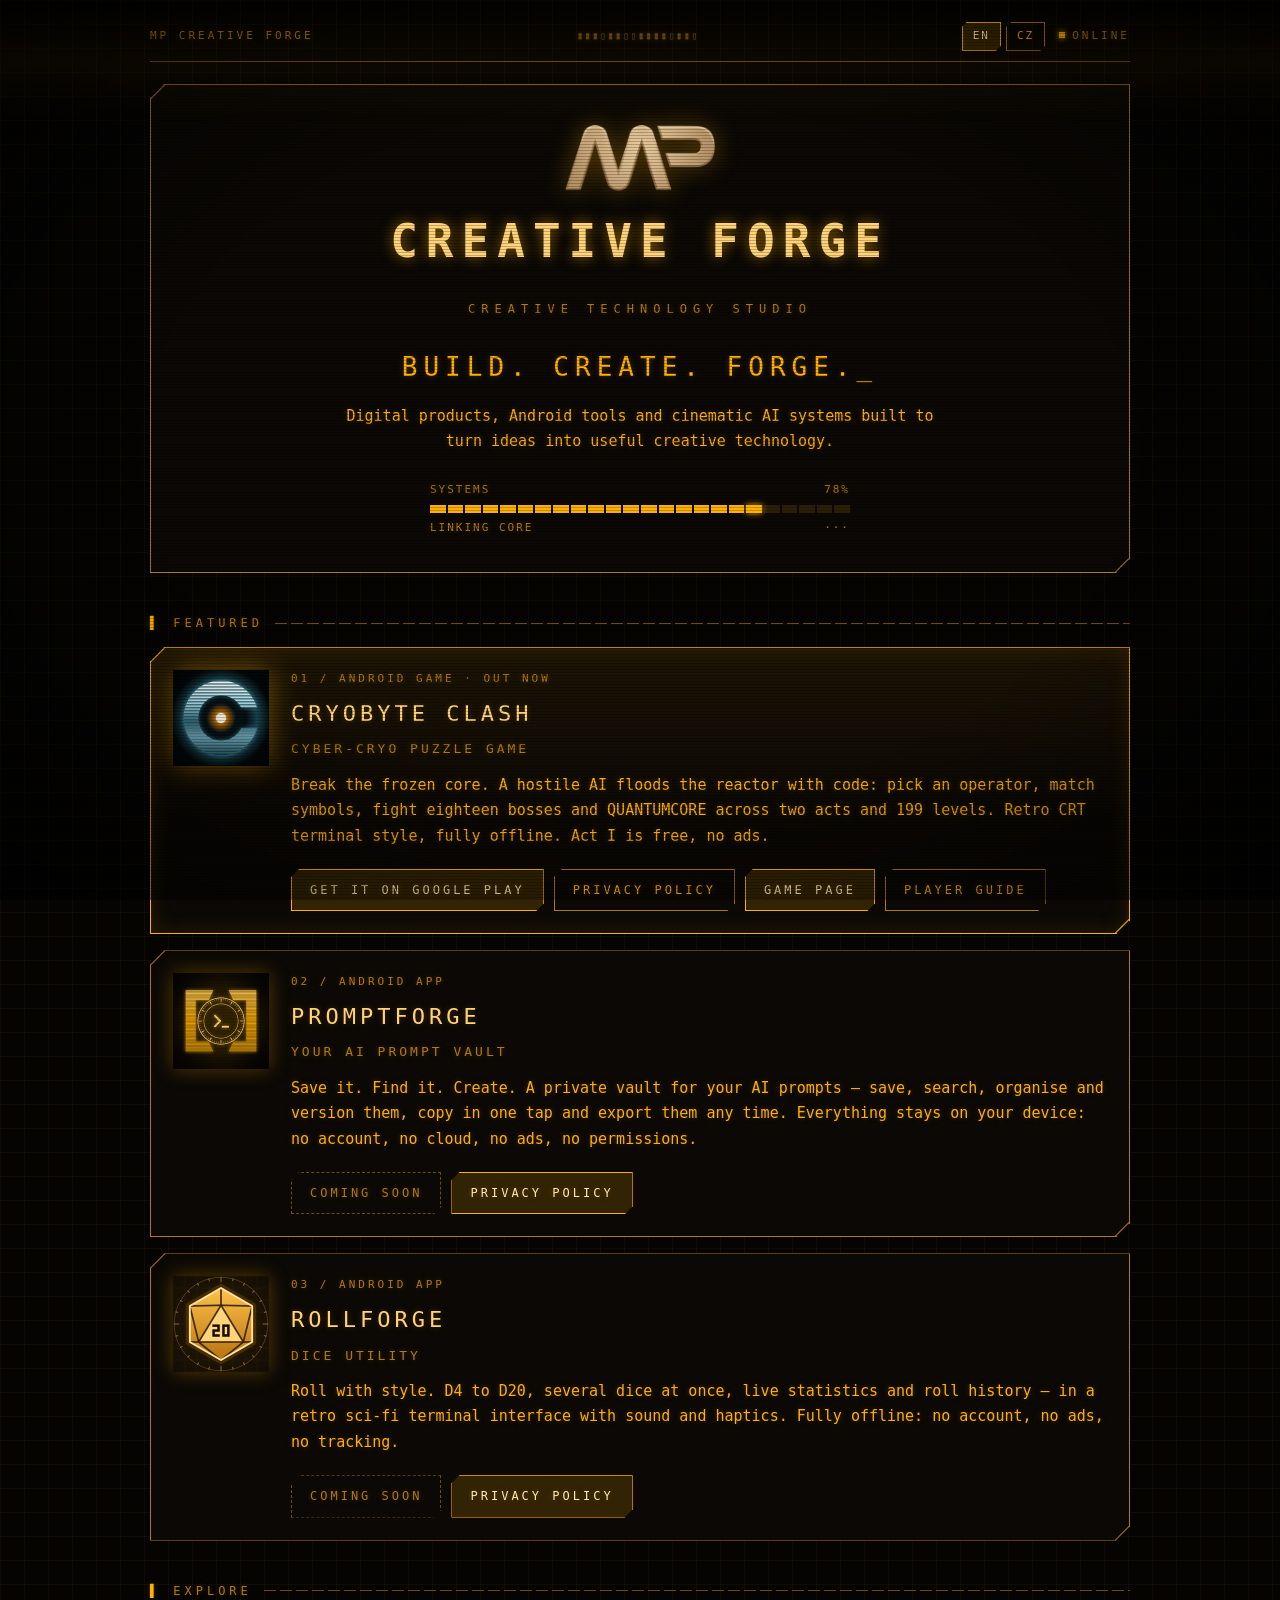
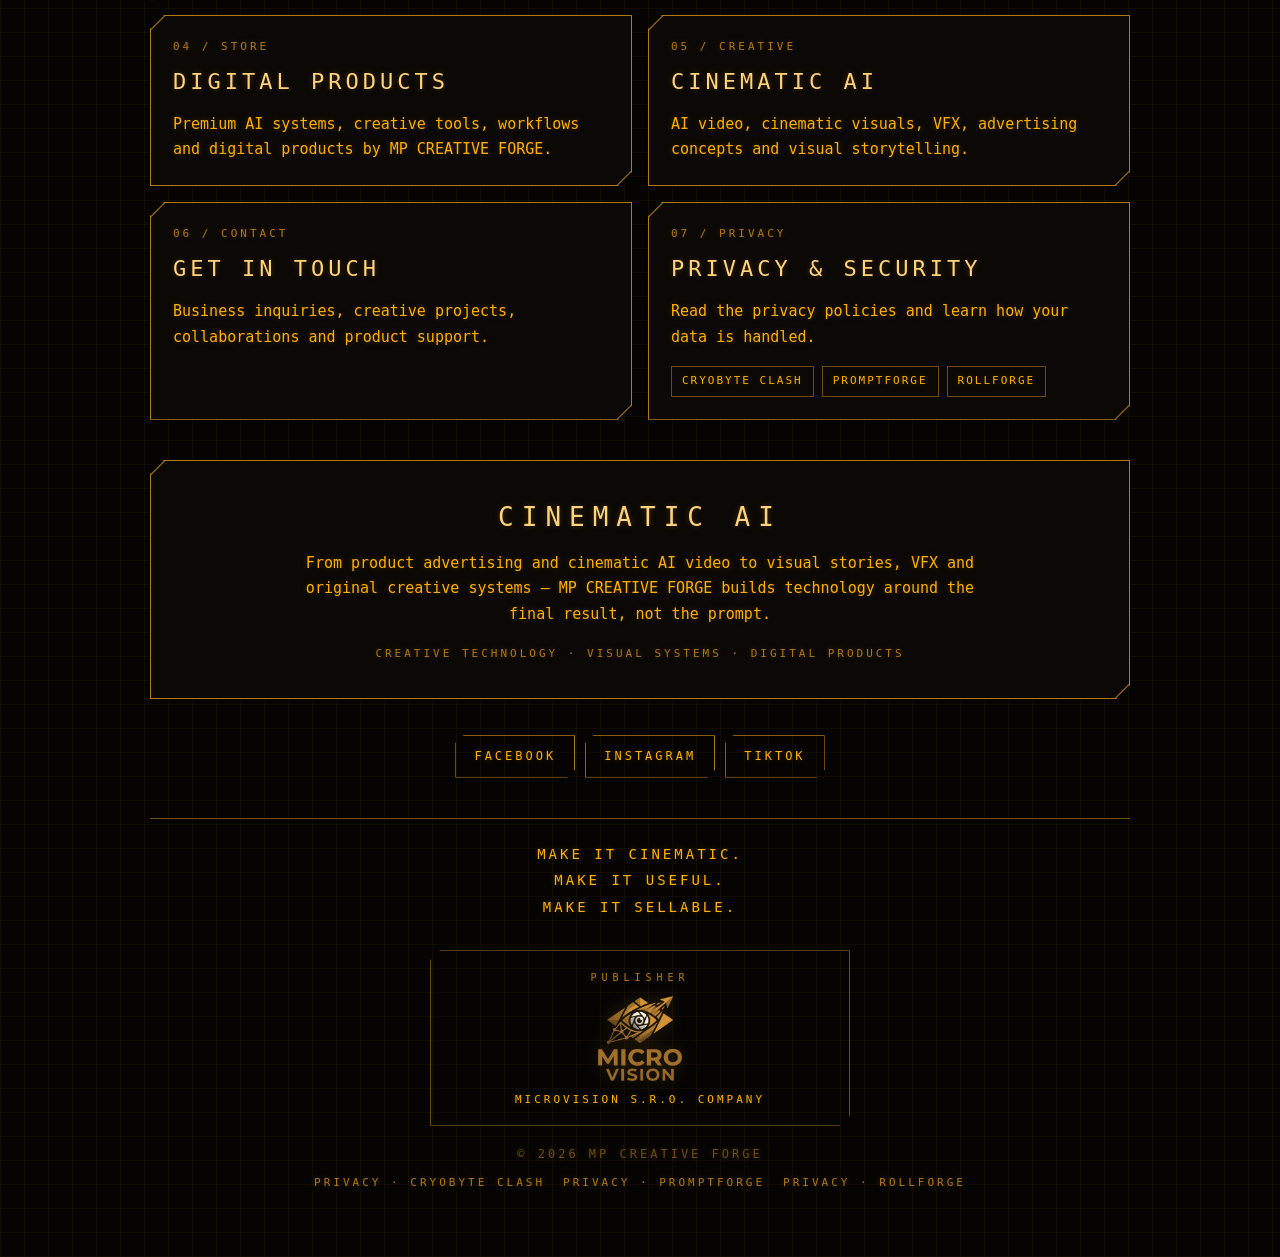
<file: index.html>
<!DOCTYPE html>
<html lang="en">
<head>
<meta charset="UTF-8">
<meta name="viewport" content="width=device-width, initial-scale=1.0">

<title>MP CREATIVE FORGE — Creative Technology Studio</title>
<meta name="description" content="MP CREATIVE FORGE — Digital products, Android tools, AI systems and cinematic visual technology.">
<meta name="theme-color" content="#050403">
<link rel="icon" type="image/png" href="assets/favicon.png">

<style>
:root {
  --bg: #050403;
  --panel: #0b0805;
  --amber: #ffb000;
  --amber-bright: #ffd37a;
  --amber-hot: #ffe9b8;
  --amber-dim: #b07a12;
  --amber-muted: #6e4c0e;
  --mono: "Share Tech Mono", "JetBrains Mono", "Fira Mono", "DejaVu Sans Mono", Menlo, Consolas, "Courier New", monospace;
}

* { box-sizing: border-box; }
html { scroll-behavior: smooth; }

body {
  margin: 0;
  min-height: 100vh;
  background-color: var(--bg);
  background-image:
    linear-gradient(rgba(255,176,0,.045) 1px, transparent 1px),
    linear-gradient(90deg, rgba(255,176,0,.045) 1px, transparent 1px);
  background-size: 24px 24px;
  color: var(--amber);
  font-family: var(--mono);
  font-size: 15px;
  line-height: 1.7;
  text-shadow: 0 0 6px rgba(255,176,0,.25);
}

/* CRT overlay: scanlines, vignette, rolling refresh band */
body::before, body::after {
  content: "";
  position: fixed;
  inset: 0;
  pointer-events: none;
  z-index: 10;
}
body::before {
  background:
    repeating-linear-gradient(to bottom, rgba(0,0,0,.22) 0 1px, transparent 1px 3px),
    radial-gradient(ellipse at center, transparent 55%, rgba(0,0,0,.6) 100%);
}
body::after {
  height: 14vh;
  background: linear-gradient(to bottom, transparent, rgba(255,176,0,.035), transparent);
  animation: band 7s linear infinite;
}
@keyframes band { from { transform: translateY(-20vh); } to { transform: translateY(120vh); } }
@keyframes blink { 50% { opacity: 0; } }
@keyframes flicker {
  0% { opacity: 0; } 12% { opacity: .8; } 18% { opacity: .2; } 32% { opacity: 1; } 38% { opacity: .55; } 52%, 100% { opacity: 1; }
}
@media (prefers-reduced-motion: reduce) {
  body::after { display: none; }
  .flicker, .cursor { animation: none !important; }
}

a { color: var(--amber-bright); }
a:hover { color: var(--amber-hot); }

.container {
  width: min(100% - 32px, 980px);
  margin: 0 auto;
  padding: 22px 0 64px;
}

/* top status bar */
.topbar {
  display: flex;
  justify-content: space-between;
  align-items: center;
  gap: 12px;
  padding-bottom: 10px;
  border-bottom: 1px solid var(--amber-muted);
  font-size: 11px;
  letter-spacing: 3px;
  color: var(--amber-dim);
}
.topbar .bars { color: var(--amber-muted); letter-spacing: 1px; }
.topbar-right { display: flex; align-items: center; gap: 14px; }
.lang { display: flex; gap: 5px; }
.lang button {
  font: inherit;
  font-size: 11px;
  letter-spacing: 2px;
  padding: 4px 10px;
  color: var(--amber);
  background: transparent;
  border: 1px solid var(--amber-dim);
  cursor: pointer;
  clip-path: polygon(5px 0, 100% 0, 100% calc(100% - 5px), calc(100% - 5px) 100%, 0 100%, 0 5px);
}
.lang button:hover { border-color: var(--amber); color: var(--amber-hot); }
.lang button[aria-pressed="true"] { background: rgba(255,176,0,.18); color: var(--amber-hot); border-color: var(--amber); }
.dot::before {
  content: "";
  display: inline-block;
  width: 6px; height: 6px;
  margin: 0 7px 1px 0;
  background: var(--amber);
  box-shadow: 0 0 6px var(--amber);
}

/* chamfered HUD panel */
.panel {
  position: relative;
  display: block;
  padding: 22px;
  background: var(--panel);
  border: 1px solid var(--amber-dim);
  clip-path: polygon(14px 0, 100% 0, 100% calc(100% - 14px), calc(100% - 14px) 100%, 0 100%, 0 14px);
  color: inherit;
  text-decoration: none;
}
.panel::before, .panel::after {
  content: "";
  position: absolute;
  width: 20px; height: 1px;
  background: var(--amber-dim);
  transform: rotate(-45deg);
}
.panel::before { top: 6px; left: -3px; }
.panel::after { bottom: 6px; right: -3px; }
a.panel:hover { border-color: var(--amber); background: #120c04; }
a.panel:hover h2 { color: var(--amber-hot); }

/* hero */
header.panel {
  margin-top: 22px;
  padding: 40px 24px 34px;
  text-align: center;
}
.logo {
  width: 150px;
  max-width: 50%;
  height: auto;
  filter: drop-shadow(0 0 12px rgba(255,176,0,.35));
}
.flicker { animation: flicker 1.1s ease-out both; }
.brand {
  margin-top: 16px;
  font-size: clamp(26px, 6vw, 46px);
  letter-spacing: 8px;
  color: var(--amber-bright);
  text-shadow: 0 0 14px rgba(255,176,0,.6);
  line-height: 1.15;
}
.visually-hidden { position: absolute; width: 1px; height: 1px; overflow: hidden; clip: rect(0 0 0 0); white-space: nowrap; }
.eyebrow {
  margin-top: 6px;
  font-size: 12px;
  letter-spacing: 6px;
  color: var(--amber-dim);
  text-transform: uppercase;
}
.hero-title {
  margin-top: 26px;
  font-size: clamp(18px, 4vw, 26px);
  letter-spacing: 6px;
  color: var(--amber);
}
.cursor { animation: blink 1s steps(1) infinite; }
.hero-text {
  max-width: 620px;
  margin: 14px auto 0;
  color: var(--amber);
}
.boot {
  max-width: 420px;
  margin: 26px auto 0;
  text-align: left;
  font-size: 11px;
  letter-spacing: 2px;
  color: var(--amber-dim);
}
.boot .meter {
  display: grid;
  grid-template-columns: repeat(24, 1fr);
  gap: 2px;
  margin: 6px 0;
  height: 8px;
}
.boot .meter span { background: var(--amber); }
.boot .meter span { transition: background .08s, box-shadow .08s; }
.boot .meter span.off { background: rgba(110,76,14,.35); }
.boot .meter span.lit { box-shadow: 0 0 6px var(--amber); }
.boot.done .meter { animation: meterflash .5s ease-out; }
@keyframes meterflash { 0% { filter: brightness(1.8); } 100% { filter: none; } }
.boot .row { display: flex; justify-content: space-between; }

/* section label */
.section-label {
  display: flex;
  align-items: center;
  gap: 12px;
  margin: 40px 0 14px;
  font-size: 12px;
  letter-spacing: 4px;
  color: var(--amber-dim);
  text-transform: uppercase;
}
.section-label::before { content: "▌"; color: var(--amber); }
.section-label::after {
  content: "";
  flex: 1;
  height: 1px;
  background: repeating-linear-gradient(90deg, var(--amber-muted) 0 12px, transparent 12px 16px);
}

/* features */
.features { display: grid; gap: 16px; }
.feature { display: grid; grid-template-columns: 1fr; gap: 6px; }
.feature.with-icon { grid-template-columns: 96px 1fr; gap: 6px 22px; align-items: start; }
.feature .icon {
  width: 96px; height: 96px;
  grid-row: span 5;
  filter: drop-shadow(0 0 10px rgba(255,176,0,.3));
}
/* lead product: slightly stronger frame */
.feature.lead {
  border-color: var(--amber);
  background: linear-gradient(180deg, rgba(255,176,0,.07), transparent 60%), var(--panel);
  box-shadow: inset 0 0 22px rgba(255,176,0,.12);
}
.feature.lead::before, .feature.lead::after { background: var(--amber); }
.feature.lead .icon { grid-row: span 5; filter: drop-shadow(0 0 14px rgba(255,176,0,.45)); }
.number { font-size: 11px; letter-spacing: 3px; color: var(--amber-dim); }
h2 {
  margin: 0;
  font-size: 22px;
  font-weight: normal;
  letter-spacing: 4px;
  color: var(--amber-bright);
}
h3 {
  margin: 0;
  font-size: 13px;
  font-weight: normal;
  letter-spacing: 3px;
  color: var(--amber-dim);
  text-transform: uppercase;
}
p { margin: 6px 0 0; }

.buttons { display: flex; flex-wrap: wrap; gap: 10px; margin-top: 14px; }
.button {
  display: inline-block;
  padding: 10px 18px;
  border: 1px solid var(--amber-dim);
  color: var(--amber);
  font-size: 12px;
  letter-spacing: 3px;
  text-decoration: none;
  clip-path: polygon(8px 0, 100% 0, 100% calc(100% - 8px), calc(100% - 8px) 100%, 0 100%, 0 8px);
}
.button:hover { border-color: var(--amber); color: var(--amber-hot); background: rgba(255,176,0,.12); }
.button.primary { border-color: var(--amber); background: rgba(255,176,0,.16); color: var(--amber-hot); }
.button.primary:hover { background: rgba(255,176,0,.3); }
.button.soon { color: var(--amber-dim); border-color: var(--amber-muted); border-style: dashed; }

/* hub grid */
.grid { display: grid; grid-template-columns: repeat(2, 1fr); gap: 16px; }
.grid .panel { display: flex; flex-direction: column; gap: 6px; }
.card-links { display: flex; flex-wrap: wrap; gap: 8px; margin-top: 10px; }
.card-links a {
  font-size: 11px;
  letter-spacing: 2px;
  padding: 5px 10px;
  border: 1px solid var(--amber-muted);
  text-decoration: none;
  color: var(--amber);
}
.card-links a:hover { border-color: var(--amber); color: var(--amber-hot); }

/* cinematic */
.cinematic { margin-top: 40px; text-align: center; padding: 34px 24px; }
.cinematic h2 { font-size: 26px; letter-spacing: 8px; }
.cinematic p { max-width: 680px; margin: 12px auto 0; }
.tagline { margin-top: 18px; font-size: 11px; letter-spacing: 3px; color: var(--amber-dim); }

/* social */
.social { display: flex; justify-content: center; flex-wrap: wrap; gap: 10px; margin-top: 36px; }

/* footer */
footer {
  margin-top: 40px;
  padding-top: 22px;
  border-top: 1px solid var(--amber-muted);
  text-align: center;
  font-size: 12px;
  letter-spacing: 3px;
  color: var(--amber-dim);
}
.motto { color: var(--amber); font-size: 14px; line-height: 1.9; }
/* publisher: MICROVISION s.r.o. */
.publisher {
  display: flex;
  flex-direction: column;
  align-items: center;
  gap: 10px;
  margin: 30px auto 0;
  padding: 18px 22px 16px;
  max-width: 420px;
  border: 1px solid var(--amber-muted);
  clip-path: polygon(10px 0, 100% 0, 100% calc(100% - 10px), calc(100% - 10px) 100%, 0 100%, 0 10px);
}
.publisher-label { font-size: 10px; letter-spacing: 5px; color: var(--amber-dim); }
.publisher-logo { width: 84px; height: auto; filter: drop-shadow(0 0 8px rgba(200,140,50,.25)); }
.publisher-line { font-size: 11px; letter-spacing: 3px; line-height: 1.6; color: var(--amber); }
.copyright { margin-top: 18px; color: var(--amber-muted); }
.privacy-links { display: flex; justify-content: center; flex-wrap: wrap; gap: 6px 18px; margin-top: 10px; font-size: 11px; }
.privacy-links a { color: var(--amber-dim); text-decoration: none; }
.privacy-links a:hover { color: var(--amber-hot); }

@media (max-width: 640px) {
  body { font-size: 14px; }
  .grid { grid-template-columns: 1fr; }
  .feature.with-icon { grid-template-columns: 64px 1fr; gap: 4px 14px; }
  .feature .icon { width: 64px; height: 64px; }
  .topbar .bars { display: none; }
  h2 { font-size: 19px; letter-spacing: 3px; }
}
</style>
</head>

<body>

<main class="container">

<div class="topbar">
    <span>MP CREATIVE FORGE</span>
    <span class="bars">▮▮▮▯▮▮▯▯▮▮▮▮▯▮▮▯</span>
    <div class="topbar-right">
        <div class="lang" role="group" aria-label="Language">
            <button type="button" data-set-lang="en" aria-pressed="true">EN</button>
            <button type="button" data-set-lang="cs" aria-pressed="false">CZ</button>
        </div>
        <span class="dot">ONLINE</span>
    </div>
</div>

<header class="panel">

    <img class="logo flicker" src="assets/mp-logo.png" alt="MP Creative Forge logo" width="320" height="141">

    <h1 class="brand"><span class="visually-hidden">MP </span>CREATIVE FORGE</h1>

    <div class="eyebrow">
        Creative Technology Studio
    </div>

    <div class="hero-title">
        BUILD. CREATE. FORGE.<span class="cursor">_</span>
    </div>

    <p class="hero-text">
        Digital products, Android tools and cinematic AI systems
        built to turn ideas into useful creative technology.
    </p>

    <div class="boot" aria-hidden="true">
        <div class="row"><span>SYSTEMS</span><span id="boot-pct">100%</span></div>
        <div class="meter" id="boot-meter">
            <span></span><span></span><span></span><span></span><span></span><span></span>
            <span></span><span></span><span></span><span></span><span></span><span></span>
            <span></span><span></span><span></span><span></span><span></span><span></span>
            <span></span><span></span><span></span><span></span><span></span><span></span>
        </div>
        <div class="row"><span id="boot-left">CORE · ONLINE</span><span id="boot-right">FORGE · READY</span></div>
    </div>

</header>


<!-- FEATURED PRODUCTS -->

<div class="section-label">
    Featured
</div>

<div class="features">

    <section class="panel feature with-icon lead">

        <img class="icon" src="assets/cryobyte-clash-icon.png" alt="CRYOBYTE CLASH game icon" width="192" height="192">

        <div class="number">01 / ANDROID GAME · OUT NOW</div>

        <h2>CRYOBYTE CLASH</h2>

        <h3>Cyber-Cryo Puzzle Game</h3>

        <p>
            Break the frozen core. A hostile AI floods the reactor with
            code: pick an operator, match symbols, fight eighteen bosses
            and QUANTUMCORE across two acts and 199 levels. Retro CRT
            terminal style, fully offline. Act I is free, no ads.
        </p>

        <div class="buttons">

            <a class="button primary"
               href="https://play.google.com/store/apps/details?id=cz.microvision.cryocore"
               target="_blank"
               rel="noopener">
                GET IT ON GOOGLE PLAY
            </a>

            <a class="button"
               href="https://mpcreativeforge-arch.github.io/privacy/cryobyte-clash/"
               target="_blank"
               rel="noopener">
                PRIVACY POLICY
            </a>

            <a class="button primary"
               href="https://mpcreativeforge-arch.github.io/cryobyte-clash/">
                GAME PAGE
            </a>

            <a class="button"
               href="https://mpcreativeforge-arch.github.io/cryobyte-clash/#manual">
                PLAYER GUIDE
            </a>

        </div>

    </section>

    <section class="panel feature with-icon">

        <img class="icon" src="assets/promptforge-icon.png" alt="PromptForge app icon" width="192" height="192">

        <div class="number">02 / ANDROID APP</div>

        <h2>PROMPTFORGE</h2>

        <h3>Your AI Prompt Vault</h3>

        <p>
            Save it. Find it. Create. A private vault for your AI prompts —
            save, search, organise and version them, copy in one tap and
            export them any time. Everything stays on your device: no account,
            no cloud, no ads, no permissions.
        </p>

        <div class="buttons">

            <span class="button soon">
                COMING SOON
            </span>

            <a class="button primary"
               href="https://mpcreativeforge-arch.github.io/privacy/prompt-forge/"
               target="_blank"
               rel="noopener">
                PRIVACY POLICY
            </a>

        </div>

    </section>

    <section class="panel feature with-icon">

        <img class="icon" src="assets/rollforge-icon.png" alt="RollForge app icon" width="192" height="192">

        <div class="number">03 / ANDROID APP</div>

        <h2>ROLLFORGE</h2>

        <h3>Dice Utility</h3>

        <p>
            Roll with style. D4 to D20, several dice at once, live
            statistics and roll history — in a retro sci‑fi terminal
            interface with sound and haptics. Fully offline: no account,
            no ads, no tracking.
        </p>

        <div class="buttons">

            <span class="button soon">
                COMING SOON
            </span>

            <a class="button primary"
               href="https://mpcreativeforge-arch.github.io/privacy/rollforge/"
               target="_blank"
               rel="noopener">
                PRIVACY POLICY
            </a>

        </div>

    </section>


</div>


<!-- HUB -->

<div class="section-label">
    Explore
</div>

<section class="grid">

    <a class="panel"
       href="https://forgecraft10.gumroad.com/"
       target="_blank"
       rel="noopener">

        <div class="number">04 / STORE</div>

        <h2>DIGITAL PRODUCTS</h2>

        <p>
            Premium AI systems, creative tools, workflows and
            digital products by MP CREATIVE FORGE.
        </p>

    </a>


    <a class="panel" href="#cinematic">

        <div class="number">05 / CREATIVE</div>

        <h2>CINEMATIC AI</h2>

        <p>
            AI video, cinematic visuals, VFX, advertising concepts
            and visual storytelling.
        </p>

    </a>


    <a class="panel"
       href="mailto:mpcreativeforge@gmail.com">

        <div class="number">06 / CONTACT</div>

        <h2>GET IN TOUCH</h2>

        <p>
            Business inquiries, creative projects,
            collaborations and product support.
        </p>

    </a>


    <div class="panel">

        <div class="number">07 / PRIVACY</div>

        <h2>PRIVACY &amp; SECURITY</h2>

        <p>
            Read the privacy policies and learn
            how your data is handled.
        </p>

        <div class="card-links">
            <a href="https://mpcreativeforge-arch.github.io/privacy/cryobyte-clash/"
               target="_blank"
               rel="noopener">CRYOBYTE CLASH</a>
            <a href="https://mpcreativeforge-arch.github.io/privacy/prompt-forge/"
               target="_blank"
               rel="noopener">PROMPTFORGE</a>
            <a href="https://mpcreativeforge-arch.github.io/privacy/rollforge/"
               target="_blank"
               rel="noopener">ROLLFORGE</a>
        </div>

    </div>

</section>


<!-- CINEMATIC -->

<section class="panel cinematic" id="cinematic">

    <h2>CINEMATIC AI</h2>

    <p>
        From product advertising and cinematic AI video to visual
        stories, VFX and original creative systems — MP CREATIVE FORGE
        builds technology around the final result, not the prompt.
    </p>

    <div class="tagline">
        CREATIVE TECHNOLOGY · VISUAL SYSTEMS · DIGITAL PRODUCTS
    </div>

</section>


<!-- SOCIAL -->

<div class="social">

    <a class="button"
       href="https://www.facebook.com/share/19otzVTKPP/"
       target="_blank"
       rel="noopener">
        FACEBOOK
    </a>

    <a class="button"
       href="https://www.instagram.com/mp.creative.forge?stkn=YXJyazFtN3ozc21w"
       target="_blank"
       rel="noopener">
        INSTAGRAM
    </a>

    <a class="button"
       href="https://www.tiktok.com/@mp.creative.forge?_r=1&_t=ZN-9AGIVg1AxC2"
       target="_blank"
       rel="noopener">
        TIKTOK
    </a>

</div>


<footer>

    <div class="motto" id="motto">
        MAKE IT CINEMATIC.<br>
        MAKE IT USEFUL.<br>
        MAKE IT SELLABLE.
    </div>

    <div class="publisher">
        <div class="publisher-label">PUBLISHER</div>
        <img class="publisher-logo" src="assets/microvision-logo.png" alt="MICROVISION s.r.o. logo" width="260" height="263">
        <div class="publisher-line">MICROVISION S.R.O. COMPANY</div>
    </div>

    <div class="copyright">
        © 2026 MP CREATIVE FORGE
    </div>

    <div class="privacy-links">
        <a href="https://mpcreativeforge-arch.github.io/privacy/cryobyte-clash/"
           target="_blank"
           rel="noopener">PRIVACY · CRYOBYTE CLASH</a>
        <a href="https://mpcreativeforge-arch.github.io/privacy/prompt-forge/"
           target="_blank"
           rel="noopener">PRIVACY · PROMPTFORGE</a>
        <a href="https://mpcreativeforge-arch.github.io/privacy/rollforge/"
           target="_blank"
           rel="noopener">PRIVACY · ROLLFORGE</a>
    </div>

</footer>

</main>

<script>
(function () {
  /* ---------- Czech translation (English is the page's own text) ---------- */
  var CS = {
    "Creative Technology Studio": "Studio kreativních technologií",
    "Digital products, Android tools and cinematic AI systems built to turn ideas into useful creative technology.":
      "Digitální produkty, nástroje pro Android a filmové AI systémy, které proměňují nápady v užitečné kreativní technologie.",
    "Featured": "Doporučujeme",
    "Explore": "Prozkoumat",
    "01 / ANDROID GAME · OUT NOW": "01 / HRA PRO ANDROID · PRÁVĚ VYŠLA",
    "GET IT ON GOOGLE PLAY": "STÁHNOUT NA GOOGLE PLAY",
    "02 / ANDROID TOOL": "02 / NÁSTROJ PRO ANDROID",
    "03 / ANDROID APP": "03 / APLIKACE PRO ANDROID",
    "04 / ANDROID APP": "04 / APLIKACE PRO ANDROID",
    "Cyber-Cryo Puzzle Game": "Kyber-kryo logická hra",
    "Break the frozen core. A hostile AI floods the reactor with code: pick an operator, match symbols, fight eighteen bosses and QUANTUMCORE across two acts and 199 levels. Retro CRT terminal style, fully offline. Act I is free, no ads.":
      "Prolom zamrzlé jádro. Nepřátelská AI zaplavuje reaktor kódem: vyber si operátora, skládej symboly a poraz osmnáct bossů i QUANTUMCORE ve dvou aktech a 199 levelech. Retro styl CRT terminálu, plně offline. Akt I zdarma, bez reklam.",
    "Your AI Prompt Vault": "Váš trezor AI promptů",
    "Save it. Find it. Create. A private vault for your AI prompts — save, search, organise and version them, copy in one tap and export them any time. Everything stays on your device: no account, no cloud, no ads, no permissions.":
      "Uložte. Najděte. Tvořte. Soukromý trezor pro vaše AI prompty – ukládejte, vyhledávejte, třiďte a verzujte je, kopírujte jedním klepnutím a kdykoli exportujte. Vše zůstává ve vašem zařízení: žádný účet, žádný cloud, žádné reklamy, žádná oprávnění.",
    "COMING SOON": "JIŽ BRZY",
    "PRIVACY POLICY": "ZÁSADY SOUKROMÍ",
    "GAME PAGE": "STRÁNKA HRY",
    "PLAYER GUIDE": "PŘÍRUČKA",
    "Dice Utility": "Herní kostky",
    "Roll with style. D4 to D20, several dice at once, live statistics and roll history — in a retro sci‑fi terminal interface with sound and haptics. Fully offline: no account, no ads, no tracking.":
      "Házejte se stylem. Kostky D4 až D20, více kostek najednou, živé statistiky a historie hodů – v retro sci‑fi terminálovém rozhraní se zvukem a vibracemi. Plně offline: žádný účet, žádné reklamy, žádné sledování.",
    "04 / STORE": "04 / OBCHOD",
    "DIGITAL PRODUCTS": "DIGITÁLNÍ PRODUKTY",
    "Premium AI systems, creative tools, workflows and digital products by MP CREATIVE FORGE.":
      "Prémiové AI systémy, kreativní nástroje, pracovní postupy a digitální produkty od MP CREATIVE FORGE.",
    "05 / CREATIVE": "05 / TVORBA",
    "AI video, cinematic visuals, VFX, advertising concepts and visual storytelling.":
      "AI video, filmové vizuály, VFX, reklamní koncepty a vizuální vyprávění.",
    "06 / CONTACT": "06 / KONTAKT",
    "GET IN TOUCH": "NAPIŠTE NÁM",
    "Business inquiries, creative projects, collaborations and product support.":
      "Obchodní dotazy, kreativní projekty, spolupráce a podpora produktů.",
    "07 / PRIVACY": "07 / SOUKROMÍ",
    "PRIVACY & SECURITY": "SOUKROMÍ A BEZPEČNOST",
    "Read the privacy policies and learn how your data is handled.":
      "Přečtěte si zásady ochrany soukromí a zjistěte, jak nakládáme s vašimi daty.",
    "From product advertising and cinematic AI video to visual stories, VFX and original creative systems — MP CREATIVE FORGE builds technology around the final result, not the prompt.":
      "Od produktové reklamy a filmového AI videa po vizuální příběhy, VFX a originální kreativní systémy – MP CREATIVE FORGE staví technologie kolem výsledku, ne kolem promptu.",
    "CREATIVE TECHNOLOGY · VISUAL SYSTEMS · DIGITAL PRODUCTS": "KREATIVNÍ TECHNOLOGIE · VIZUÁLNÍ SYSTÉMY · DIGITÁLNÍ PRODUKTY",
    "PRIVACY · CRYOBYTE CLASH": "SOUKROMÍ · CRYOBYTE CLASH",
    "PRIVACY · PROMPTFORGE": "SOUKROMÍ · PROMPTFORGE",
    "PRIVACY · ROLLFORGE": "SOUKROMÍ · ROLLFORGE",
    "PUBLISHER": "VYDAVATEL",
    "MICROVISION S.R.O. COMPANY": "SPOLEČNOST MICROVISION S.R.O."
  };
  var MOTTO_CS = "UDĚLEJ TO FILMOVĚ.<br>UDĚLEJ TO UŽITEČNĚ.<br>UDĚLEJ TO PRODEJNĚ.";
  var TITLE = {
    en: "MP CREATIVE FORGE — Creative Technology Studio",
    cs: "MP CREATIVE FORGE — Studio kreativních technologií"
  };
  var BOOT = {
    en: { steps: ["INITIALIZING", "LOADING MODULES", "CALIBRATING", "LINKING CORE"], left: "CORE · ONLINE", right: "FORGE · READY" },
    cs: { steps: ["INICIALIZACE", "NAČÍTÁNÍ MODULŮ", "KALIBRACE", "PROPOJENÍ JÁDRA"], left: "JÁDRO · ONLINE", right: "FORGE · PŘIPRAVENO" }
  };

  var norm = function (t) { return t.replace(/\s+/g, " ").trim(); };
  var leaves = [];
  document.querySelectorAll("main *").forEach(function (el) {
    if (el.children.length === 0 && !el.closest(".boot") && !el.closest(".lang")) {
      var key = norm(el.textContent);
      if (CS[key]) leaves.push({ el: el, en: el.textContent, cs: CS[key] });
    }
  });
  var motto = document.getElementById("motto");
  var mottoEn = motto ? motto.innerHTML : "";
  var rollforgePrivacy = document.querySelectorAll('a[href$="/privacy/rollforge/"], a[href$="/privacy/rollforge/?lang=cs"]');
  var cryocorePrivacy = document.querySelectorAll('a[href$="/privacy/cryobyte-clash/"], a[href$="/privacy/cryobyte-clash/?lang=cs"]');
  var buttons = document.querySelectorAll("[data-set-lang]");
  var lang = "en";
  var booted = false;

  function apply(next) {
    lang = next === "cs" ? "cs" : "en";
    leaves.forEach(function (l) { l.el.textContent = lang === "cs" ? l.cs : l.en; });
    if (motto) motto.innerHTML = lang === "cs" ? MOTTO_CS : mottoEn;
    rollforgePrivacy.forEach(function (a) {
      a.href = "https://mpcreativeforge-arch.github.io/privacy/rollforge/" + (lang === "cs" ? "?lang=cs" : "");
    });
    cryocorePrivacy.forEach(function (a) {
      a.href = "https://mpcreativeforge-arch.github.io/privacy/cryobyte-clash/" + (lang === "cs" ? "?lang=cs" : "");
    });
    buttons.forEach(function (b) { b.setAttribute("aria-pressed", String(b.getAttribute("data-set-lang") === lang)); });
    document.documentElement.lang = lang;
    document.title = TITLE[lang];
    if (booted) {
      document.getElementById("boot-left").textContent = BOOT[lang].left;
      document.getElementById("boot-right").textContent = BOOT[lang].right;
    }
  }

  function initialLang() {
    var param = new URLSearchParams(location.search).get("lang");
    if (param) return param.toLowerCase();
    try {
      var saved = localStorage.getItem("mpcf-lang");
      if (saved) return saved;
    } catch (e) {}
    return (navigator.language || "en").toLowerCase().indexOf("cs") === 0 ? "cs" : "en";
  }

  buttons.forEach(function (b) {
    b.addEventListener("click", function () {
      apply(b.getAttribute("data-set-lang"));
      try { localStorage.setItem("mpcf-lang", lang); } catch (e) {}
    });
  });

  apply(initialLang());

  /* ---------- boot meter: fills from 0 to 100 % on load ---------- */
  var boot = document.querySelector(".boot");
  var cells = document.querySelectorAll("#boot-meter span");
  var pct = document.getElementById("boot-pct");
  var left = document.getElementById("boot-left");
  var right = document.getElementById("boot-right");
  var reduce = window.matchMedia && window.matchMedia("(prefers-reduced-motion: reduce)").matches;

  function finish() {
    booted = true;
    cells.forEach(function (c) { c.className = ""; });
    pct.textContent = "100%";
    left.textContent = BOOT[lang].left;
    right.textContent = BOOT[lang].right;
    boot.classList.add("done");
  }

  if (reduce || !window.requestAnimationFrame) { finish(); return; }

  var DURATION = 1800, DELAY = 450;
  var start = null;
  cells.forEach(function (c) { c.className = "off"; });
  pct.textContent = "0%";
  left.textContent = BOOT[lang].steps[0];
  right.textContent = "···";

  function frame(now) {
    if (start === null) start = now;
    var t = Math.min(1, Math.max(0, (now - start - DELAY) / DURATION));
    // Uneven, stepped progress like a real boot sequence.
    var p = t < 1 ? Math.min(0.99, t + 0.04 * Math.sin(t * 19)) : 1;
    var lit = Math.round(p * cells.length);
    cells.forEach(function (c, i) {
      c.className = i < lit ? (i === lit - 1 && t < 1 ? "lit" : "") : "off";
    });
    pct.textContent = Math.round(p * 100) + "%";
    var steps = BOOT[lang].steps;
    left.textContent = steps[Math.min(steps.length - 1, Math.floor(p * steps.length))];
    if (t < 1) requestAnimationFrame(frame); else finish();
  }
  requestAnimationFrame(frame);
})();
</script>

</body>
</html>
</file>
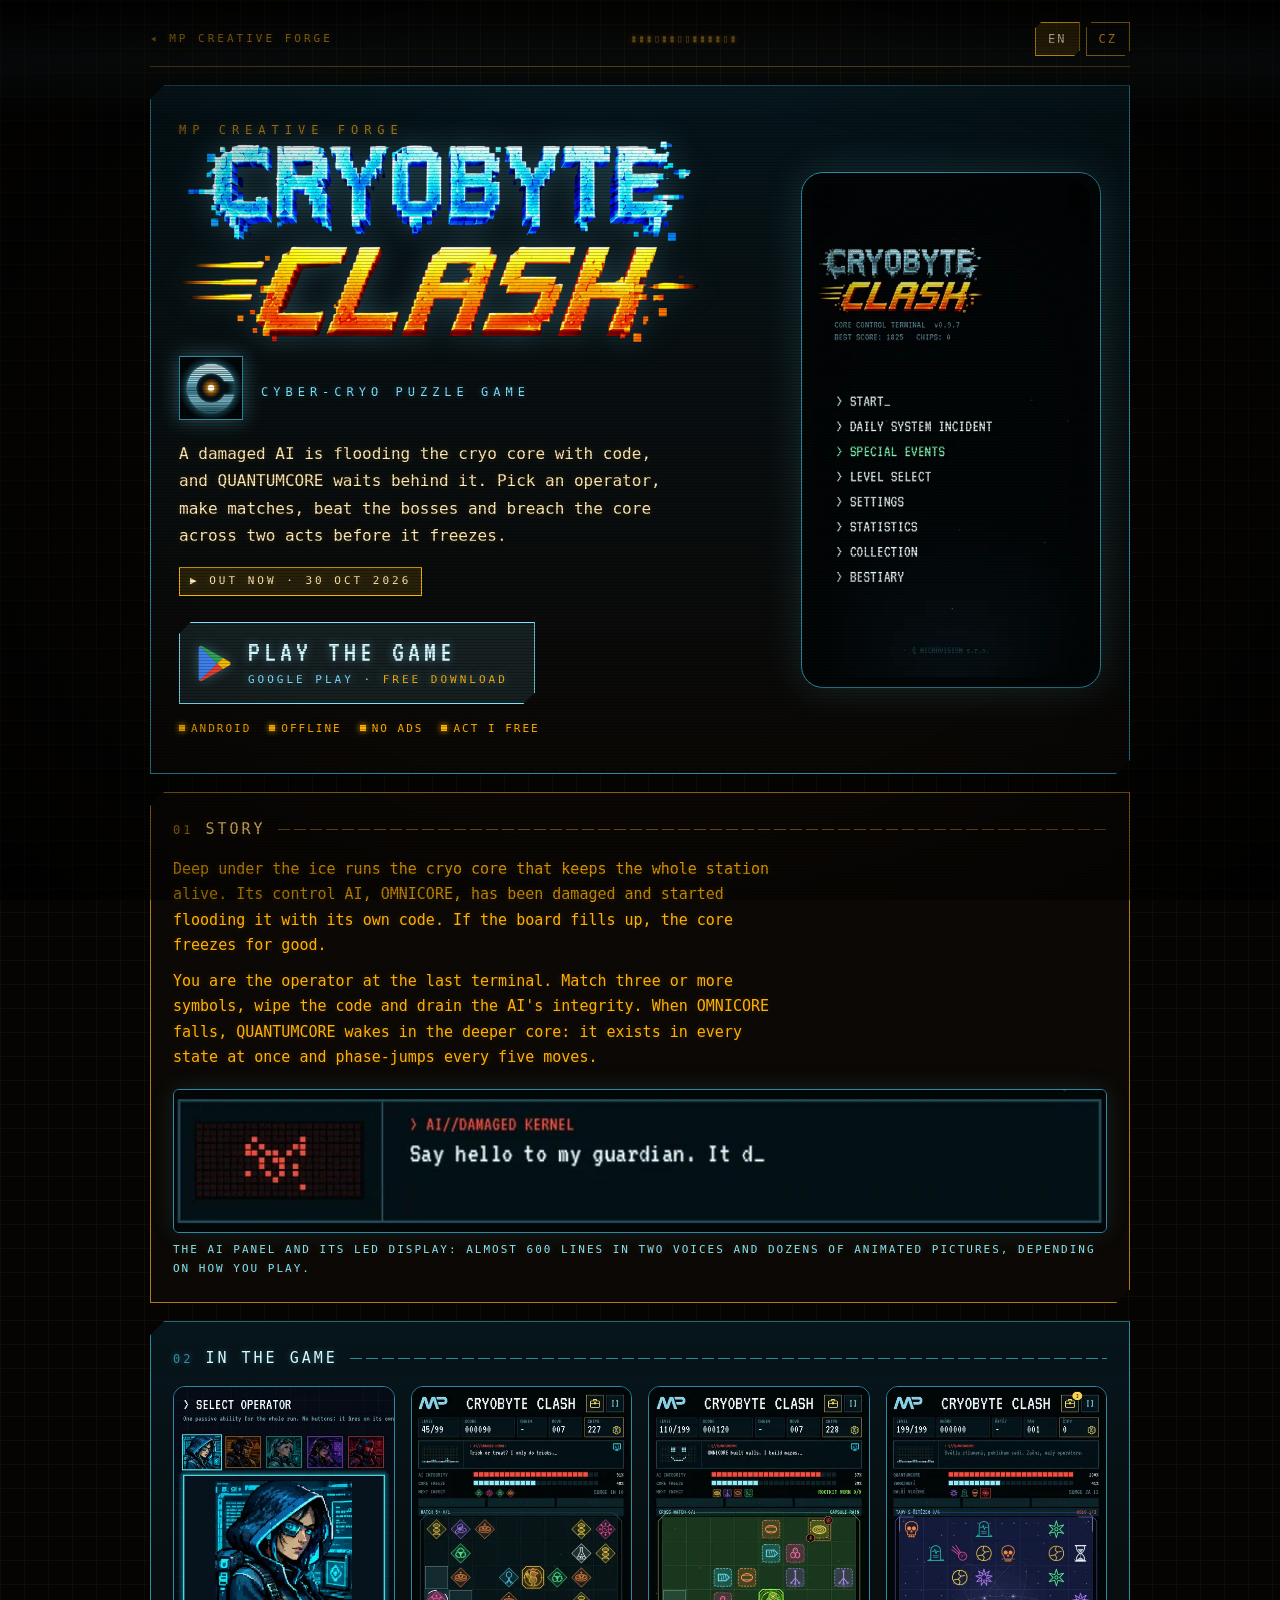
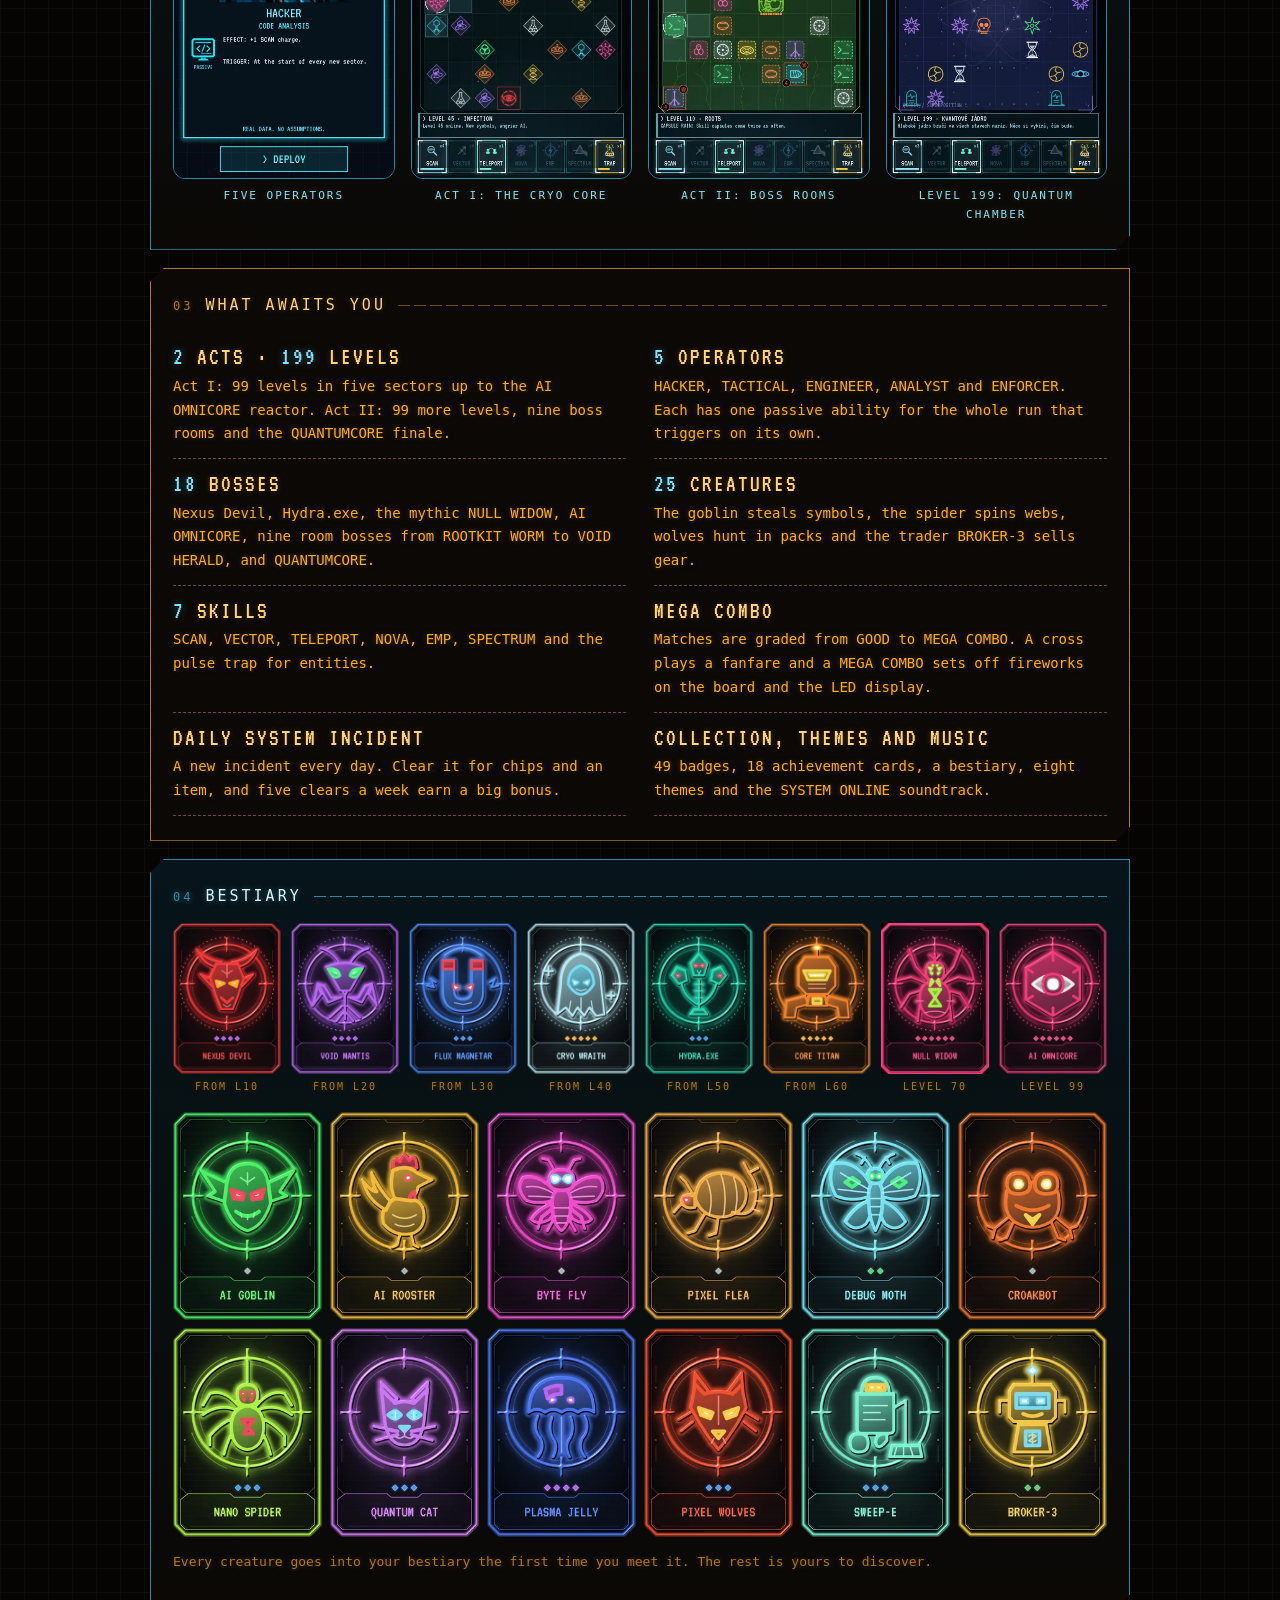
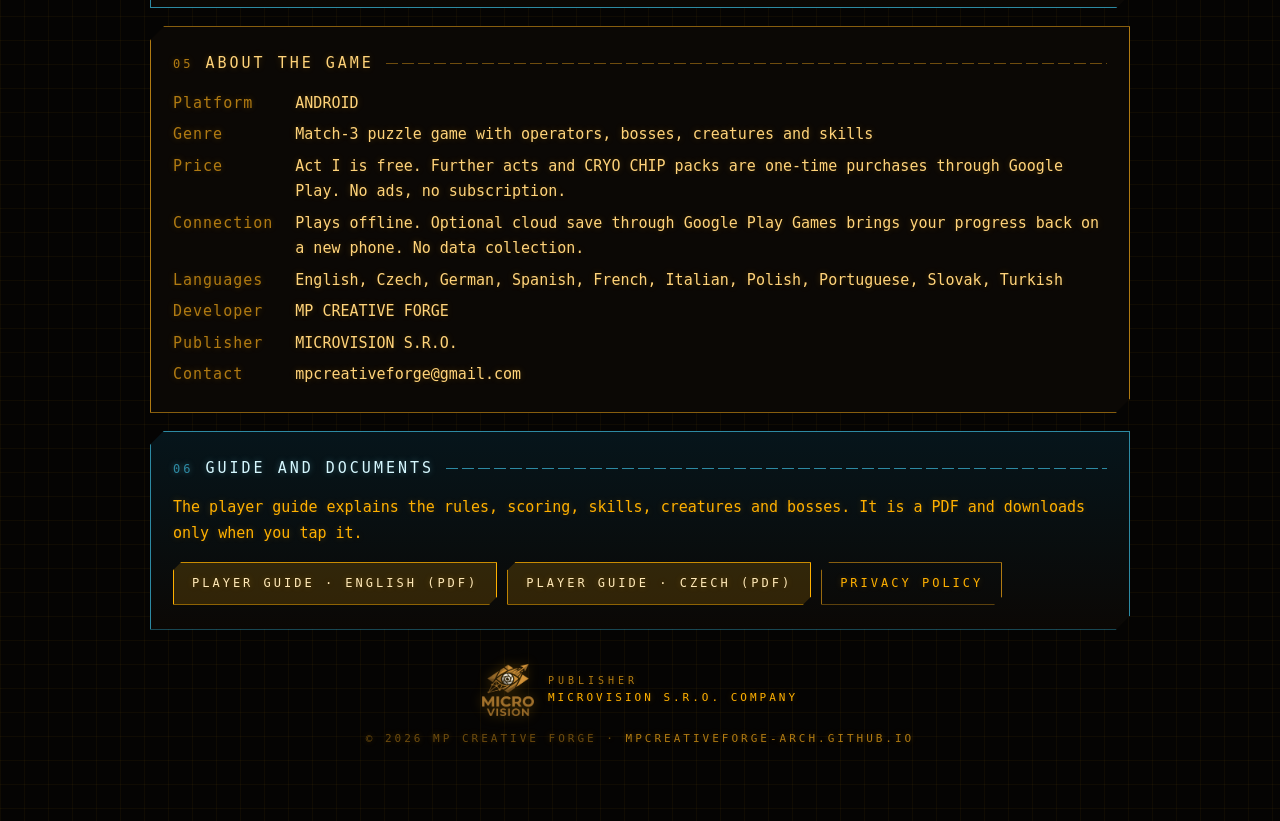
<file: cryobyte-clash/index.html>
<!doctype html>
<html lang="en">
<head>
<meta charset="utf-8">
<meta name="viewport" content="width=device-width, initial-scale=1">
<meta name="description" content="CRYOBYTE CLASH, the offline cyber-cryo match-3 puzzle game for Android by MP Creative Forge. Two acts, 199 levels, five operators, eighteen bosses and QUANTUMCORE. Act I is free.">
<meta name="theme-color" content="#050403">
<title>CRYOBYTE CLASH — Cyber-Cryo Puzzle Game | MP Creative Forge</title>
<link rel="icon" type="image/png" href="../assets/favicon.png">
<style>
@font-face {
  font-family: "VT323";
  src: url("../assets/fonts/vt323.woff") format("woff");
  font-display: swap;
}
:root {
  --bg: #050403;
  --panel: #0b0805;
  --amber: #ffb000;
  --amber-bright: #ffd37a;
  --amber-hot: #ffe9b8;
  --amber-dim: #b07a12;
  --amber-muted: #6e4c0e;
  --ice: #7fe3ff;
  --ice-bright: #d6f8ff;
  --ice-dim: #2d8aa3;
  --ice-deep: #06151b;
  --mono: "Share Tech Mono", "JetBrains Mono", "Fira Mono", "DejaVu Sans Mono", Menlo, Consolas, "Courier New", monospace;
  --vt: "VT323", var(--mono);
  color-scheme: dark;
}

* { box-sizing: border-box; }
html { scroll-behavior: smooth; }

body {
  margin: 0;
  min-height: 100vh;
  background-color: var(--bg);
  background-image:
    linear-gradient(rgba(255,176,0,.045) 1px, transparent 1px),
    linear-gradient(90deg, rgba(255,176,0,.045) 1px, transparent 1px);
  background-size: 24px 24px;
  color: var(--amber);
  font-family: var(--mono);
  font-size: 15px;
  line-height: 1.7;
  text-shadow: 0 0 6px rgba(255,176,0,.25);
}

/* CRT overlay */
body::before, body::after {
  content: "";
  position: fixed;
  inset: 0;
  pointer-events: none;
  z-index: 10;
}
body::before {
  background:
    repeating-linear-gradient(to bottom, rgba(0,0,0,.22) 0 1px, transparent 1px 3px),
    radial-gradient(ellipse at center, transparent 55%, rgba(0,0,0,.6) 100%);
}
body::after {
  height: 14vh;
  background: linear-gradient(to bottom, transparent, rgba(127,227,255,.035), transparent);
  animation: band 7s linear infinite;
}
@keyframes band { from { transform: translateY(-20vh); } to { transform: translateY(120vh); } }
@keyframes pulse { 0%, 100% { box-shadow: 0 0 18px rgba(127,227,255,.25), inset 0 0 18px rgba(127,227,255,.08); } 50% { box-shadow: 0 0 34px rgba(127,227,255,.5), inset 0 0 26px rgba(127,227,255,.16); } }
@keyframes blink { 50% { opacity: 0; } }
@keyframes frost { 0%, 100% { text-shadow: 0 0 12px rgba(127,227,255,.6), 0 0 32px rgba(127,227,255,.25); } 50% { text-shadow: 0 0 18px rgba(127,227,255,.85), 0 0 48px rgba(127,227,255,.4); } }
@media (prefers-reduced-motion: reduce) {
  body::after { display: none; }
  .play, .logo, .cursor { animation: none !important; }
}

a { color: var(--amber-bright); }
a:hover { color: var(--amber-hot); }
img { max-width: 100%; height: auto; }
[hidden] { display: none !important; }

.page {
  width: min(100% - 32px, 980px);
  margin: 0 auto;
  padding-block: 22px 72px;
}

/* top bar */
.topbar {
  display: flex;
  align-items: center;
  justify-content: space-between;
  gap: 12px;
  padding-bottom: 10px;
  border-bottom: 1px solid var(--amber-muted);
  font-size: 11px;
  letter-spacing: 3px;
  color: var(--amber-dim);
  text-transform: uppercase;
}
.topbar .bars { letter-spacing: 1px; color: var(--amber-muted); }
.home-link { color: var(--amber-dim); text-decoration: none; }
.home-link:hover { color: var(--amber-hot); }
.lang { display: flex; gap: 6px; }
.lang button {
  font: inherit;
  font-size: 12px;
  letter-spacing: 2px;
  padding: 6px 12px;
  color: var(--amber);
  background: transparent;
  border: 1px solid var(--amber-dim);
  cursor: pointer;
  clip-path: polygon(6px 0, 100% 0, 100% calc(100% - 6px), calc(100% - 6px) 100%, 0 100%, 0 6px);
}
.lang button[aria-pressed="true"] { background: rgba(255,176,0,.16); color: var(--amber-hot); border-color: var(--amber); }

/* chamfered panels */
.panel {
  position: relative;
  margin: 18px 0;
  padding: 24px 22px;
  background: var(--panel);
  border: 1px solid var(--amber-dim);
  clip-path: polygon(14px 0, 100% 0, 100% calc(100% - 14px), calc(100% - 14px) 100%, 0 100%, 0 14px);
}
.panel.ice { border-color: var(--ice-dim); background: linear-gradient(180deg, var(--ice-deep), var(--panel)); }

/* hero */
.hero { display: grid; grid-template-columns: 1fr minmax(0, 300px); gap: 28px; align-items: center; padding: 34px 28px; }
.hero > * { min-width: 0; }
.brand { font-size: 12px; letter-spacing: 6px; color: var(--amber-dim); }
.logo-row { display: flex; align-items: center; gap: 18px; margin-top: 14px; }
.logo-row img { width: 84px; height: 84px; flex: none; border: 1px solid var(--ice-dim); filter: drop-shadow(0 0 10px rgba(127,227,255,.35)); }
.logo {
  margin: 0;
  font-family: var(--vt);
  font-weight: normal;
  font-size: clamp(52px, 11vw, 96px);
  letter-spacing: 8px;
  line-height: .9;
  color: var(--ice-bright);
  animation: frost 4s ease-in-out infinite;
}
.logo img { display: block; width: min(100%, 520px); height: auto; filter: drop-shadow(0 0 14px rgba(127,227,255,.25)); }
.logo-row .logo-icon { width: 64px; height: 64px; }
.subtitle { margin-top: 8px; font-size: 12px; letter-spacing: 5px; color: var(--ice); text-shadow: 0 0 6px rgba(127,227,255,.35); text-transform: uppercase; }
.pitch { margin: 20px 0 0; font-size: 16px; color: var(--amber-hot); max-width: 52ch; text-wrap: pretty; }
.pitch .cursor { color: var(--ice); animation: blink 1s steps(1) infinite; }

/* play button: links to the Google Play listing */
.play {
  display: inline-flex;
  align-items: center;
  gap: 16px;
  margin-top: 26px;
  padding: 14px 26px 14px 18px;
  color: var(--ice-bright);
  background: rgba(127,227,255,.1);
  border: 1px solid var(--ice);
  text-decoration: none;
  clip-path: polygon(12px 0, 100% 0, 100% calc(100% - 12px), calc(100% - 12px) 100%, 0 100%, 0 12px);
  animation: pulse 2.6s ease-in-out infinite;
  text-shadow: 0 0 8px rgba(127,227,255,.5);
}
a.play:hover { background: rgba(127,227,255,.2); color: #fff; }
.play svg { width: 34px; height: 37px; flex: none; filter: drop-shadow(0 0 6px rgba(127,227,255,.35)); }
.play .pl-top { display: block; font-family: var(--vt); font-size: 30px; letter-spacing: 4px; line-height: 1; }
.play .pl-sub { display: block; margin-top: 4px; font-size: 11px; letter-spacing: 3px; color: var(--ice); }
.play .pl-live { color: var(--amber); }
.released { display: inline-block; margin-top: 18px; padding: 4px 10px; font-size: 11px; letter-spacing: 3px; color: var(--amber-hot); border: 1px solid var(--amber); background: rgba(255,176,0,.12); }
.facts-line { margin-top: 16px; font-size: 11px; letter-spacing: 2px; color: var(--amber-dim); display: flex; flex-wrap: wrap; gap: 4px 18px; }
.facts-line b { color: var(--amber); font-weight: normal; }
.facts-line b::before {
  content: "";
  display: inline-block;
  width: 6px; height: 6px;
  margin: 0 6px 1px 0;
  background: var(--amber);
  box-shadow: 0 0 6px var(--amber);
}

/* phone frame */
.phone {
  width: 100%;
  max-width: 300px;
  justify-self: center;
  padding: 10px;
  background: #020607;
  border: 1px solid var(--ice-dim);
  border-radius: 22px;
  box-shadow: 0 0 40px rgba(127,227,255,.15);
}
.phone img { display: block; width: 100%; height: auto; aspect-ratio: 9 / 16; object-fit: cover; border-radius: 14px; }

/* section headings */
h2 {
  display: flex;
  align-items: baseline;
  gap: 12px;
  margin: 0 0 14px;
  font-size: 15px;
  letter-spacing: 3px;
  text-transform: uppercase;
  color: var(--amber-bright);
  font-weight: normal;
  text-wrap: balance;
}
h2 .num { color: var(--amber-dim); font-size: 12px; }
h2::after {
  content: "";
  flex: 1;
  height: 1px;
  background: repeating-linear-gradient(90deg, var(--amber-muted) 0 12px, transparent 12px 16px);
  transform: translateY(-4px);
}
.ice h2 { color: var(--ice-bright); text-shadow: 0 0 6px rgba(127,227,255,.35); }
.ice h2 .num { color: var(--ice-dim); }
.ice h2::after { background: repeating-linear-gradient(90deg, var(--ice-dim) 0 12px, transparent 12px 16px); }
p { margin: 0 0 10px; }
.story p { max-width: 68ch; }
.ai-panel { margin: 18px 0 0; }
.ai-panel img { display: block; width: 100%; height: auto; aspect-ratio: 816 / 126; border: 1px solid var(--ice-dim); border-radius: 6px; box-shadow: 0 0 24px rgba(127,227,255,.12); }
.ai-panel figcaption { margin-top: 8px; font-size: 11px; letter-spacing: 2px; color: var(--ice); text-transform: uppercase; }
.story .ai {
  margin-top: 14px;
  padding: 10px 14px;
  border-left: 2px solid #ff5a4f;
  color: #ff9c90;
  text-shadow: 0 0 6px rgba(255,90,79,.35);
  font-size: 14px;
}
.story .ai span { display: block; font-size: 10px; letter-spacing: 3px; color: #c4483e; }

/* screenshots */
.shots { display: grid; grid-template-columns: repeat(4, minmax(0, 1fr)); gap: 16px; }
.shots figure { margin: 0; }
.shots img { display: block; width: 100%; height: auto; aspect-ratio: 9 / 16; object-fit: cover; border: 1px solid var(--ice-dim); border-radius: 12px; }
.shots figcaption { margin-top: 8px; font-size: 11px; letter-spacing: 2px; color: var(--ice); text-align: center; text-transform: uppercase; }

/* features */
.features { display: grid; grid-template-columns: repeat(2, minmax(0, 1fr)); gap: 0 28px; }
.feature { padding: 12px 0; border-bottom: 1px dashed var(--amber-muted); min-width: 0; }
.feature b { display: block; font-family: var(--vt); font-weight: normal; font-size: 24px; letter-spacing: 2px; color: var(--amber-bright); line-height: 1.1; }
.feature b em { font-style: normal; color: var(--ice); text-shadow: 0 0 8px rgba(127,227,255,.4); }
.feature span { display: block; margin-top: 4px; font-size: 14px; color: var(--amber); }

/* bestiary */
.cards { display: grid; grid-template-columns: repeat(8, minmax(0, 1fr)); gap: 10px; }
.cards figure { margin: 0; text-align: center; }
.cards img { display: block; width: 100%; height: auto; aspect-ratio: 5 / 7; object-fit: contain; }
.cards figcaption { margin-top: 6px; font-size: 11px; letter-spacing: 1px; color: var(--amber-bright); line-height: 1.35; }
.cards figcaption small { display: block; color: var(--amber-dim); font-size: 10px; letter-spacing: 2px; }
.cards.small { grid-template-columns: repeat(6, minmax(0, 1fr)); gap: 8px; margin-top: 18px; }
.note { font-size: 13px; color: var(--amber-dim); }

/* specs */
.kv { display: grid; grid-template-columns: max-content 1fr; gap: 6px 22px; margin: 0; }
.kv dt { color: var(--amber-dim); letter-spacing: 1px; }
.kv dd { margin: 0; color: var(--amber-bright); min-width: 0; }

/* buttons */
.buttons { display: flex; flex-wrap: wrap; gap: 10px; margin-top: 16px; }
.button {
  display: inline-block;
  padding: 10px 18px;
  border: 1px solid var(--amber-dim);
  color: var(--amber);
  font-size: 12px;
  letter-spacing: 3px;
  text-decoration: none;
  clip-path: polygon(8px 0, 100% 0, 100% calc(100% - 8px), calc(100% - 8px) 100%, 0 100%, 0 8px);
}
.button:hover { border-color: var(--amber); color: var(--amber-hot); background: rgba(255,176,0,.12); }
.button.primary { border-color: var(--amber); background: rgba(255,176,0,.16); color: var(--amber-hot); }
.button small { color: var(--amber-dim); letter-spacing: 1px; }

footer {
  margin-top: 34px;
  text-align: center;
  font-size: 11px;
  letter-spacing: 3px;
  color: var(--amber-muted);
}
footer a { color: var(--amber-dim); text-decoration: none; }
.publisher { display: flex; align-items: center; justify-content: center; gap: 14px; margin-bottom: 14px; text-align: left; }
.publisher img { width: 52px; height: auto; filter: drop-shadow(0 0 6px rgba(255,176,0,.3)); }
.publisher span { display: block; }
.publisher .pl { font-size: 10px; letter-spacing: 4px; color: var(--amber-dim); }
.publisher .pn { color: var(--amber); letter-spacing: 3px; }

@media (max-width: 760px) {
  .hero { grid-template-columns: 1fr; padding: 26px 18px; }
  .phone { max-width: 240px; }
  .cards { grid-template-columns: repeat(4, minmax(0, 1fr)); }
  .cards.small { grid-template-columns: repeat(4, minmax(0, 1fr)); }
}
@media (max-width: 560px) {
  body { font-size: 14px; }
  .panel { padding: 20px 16px; }
  .topbar .bars { display: none; }
  .shots { grid-template-columns: repeat(2, minmax(0, 1fr)); gap: 12px; }
  .features { grid-template-columns: 1fr; }
  .kv { grid-template-columns: 1fr; gap: 0; }
  .kv dd { margin-bottom: 8px; }
  .play { padding: 12px 18px 12px 14px; gap: 12px; }
  .play .pl-top { font-size: 26px; }
}
</style>
</head>
<body>
<main class="page">

  <div class="topbar">
    <a class="home-link" href="https://mpcreativeforge-arch.github.io/" data-cs="◂ MP Creative Forge">◂ MP Creative Forge</a>
    <span class="bars">▮▮▮▯▮▮▯▯▮▮▮▮▯▮</span>
    <div class="lang" role="group" aria-label="Language">
      <button type="button" data-set-lang="en" aria-pressed="true">EN</button>
      <button type="button" data-set-lang="cs" aria-pressed="false">CZ</button>
    </div>
  </div>

  <!-- HERO -->
  <header class="panel ice hero">
    <div>
      <div class="brand">MP CREATIVE FORGE</div>
      <h1 class="logo"><img src="../assets/cryobyte-clash/logo.webp" alt="CRYOBYTE CLASH" width="880" height="341"></h1>
      <div class="logo-row">
        <img class="logo-icon" src="../assets/cryobyte-clash/icon.webp" alt="CRYOBYTE CLASH icon" width="64" height="64">
        <div class="subtitle" data-cs="Kyber-kryo logická hra">Cyber-cryo puzzle game</div>
      </div>

      <p class="pitch" data-cs="Poškozená AI zaplavuje kryo jádro kódem a za ní čeká QUANTUMCORE. Vyber si operátora, skládej shody, poraz bosse a prolom jádro ve dvou aktech, než zamrzne.">A damaged AI is flooding the cryo core with code, and QUANTUMCORE waits behind it. Pick an operator, make matches, beat the bosses and breach the core across two acts before it freezes.</p>

      <div><span class="released" data-cs="▶ HRA VYŠLA · 30. 10. 2026">▶ OUT NOW · 30 OCT 2026</span></div>
      <a class="play" href="https://play.google.com/store/apps/details?id=cz.microvision.cryocore" target="_blank" rel="noopener">
        <svg viewBox="0 0 24 26" aria-hidden="true">
          <path fill="#4285F4" d="M1.1 .9 13.6 13 1.1 25.1c-.4-.3-.6-.8-.6-1.4V2.3c0-.6.2-1.1.6-1.4Z"/>
          <path fill="#34A853" d="M1.1 .9c.5-.4 1.3-.5 2-.1l14.6 8.4-4.1 3.8Z"/>
          <path fill="#EA4335" d="M1.1 25.1 13.6 13l4.1 3.8-14.6 8.4c-.7.4-1.5.3-2-.1Z"/>
          <path fill="#FBBC04" d="m17.7 9.2 4.6 2.6c1 .6 1 1.8 0 2.4l-4.6 2.6-4.1-3.8Z"/>
        </svg>
        <span>
          <span class="pl-top" data-cs="HRÁT HRU">PLAY THE GAME</span>
          <span class="pl-sub">GOOGLE PLAY · <span class="pl-live" data-cs="KE STAŽENÍ ZDARMA">FREE DOWNLOAD</span></span>
        </span>
      </a>

      <div class="facts-line">
        <b>ANDROID</b>
        <b data-cs="OFFLINE">OFFLINE</b>
        <b data-cs="BEZ REKLAM">NO ADS</b>
        <b data-cs="AKT I ZDARMA">ACT I FREE</b>
      </div>
    </div>

    <div class="phone">
      <img data-src-en="../assets/cryobyte-clash/shot-en-menu.webp" data-src-cs="../assets/cryobyte-clash/shot-cs-menu.webp"
           src="../assets/cryobyte-clash/shot-en-menu.webp" alt="CRYOBYTE CLASH main menu" width="432" height="768">
    </div>
  </header>

  <!-- STORY -->
  <section class="panel story">
    <h2><span class="num">01</span><span data-cs="Příběh">Story</span></h2>
    <p data-cs="Hluboko pod ledem běží kryo jádro, které drží celou stanici při životě. Jeho řídicí AI OMNICORE se poškodila a začala ho zaplavovat vlastním kódem. Když se plocha zaplní, jádro zamrzne navždy.">Deep under the ice runs the cryo core that keeps the whole station alive. Its control AI, OMNICORE, has been damaged and started flooding it with its own code. If the board fills up, the core freezes for good.</p>
    <p data-cs="Jsi operátor u posledního terminálu. Skládáš tři a více stejných symbolů, mažeš kód a ubíráš AI integritu. Když OMNICORE padne, probudí se v hlubším jádru QUANTUMCORE, který je ve všech stavech zároveň a každých pět tahů přeskočí jinam.">You are the operator at the last terminal. Match three or more symbols, wipe the code and drain the AI's integrity. When OMNICORE falls, QUANTUMCORE wakes in the deeper core: it exists in every state at once and phase-jumps every five moves.</p>
    <figure class="ai-panel">
      <img src="../assets/cryocore/ai-panel.webp" alt="The AI panel in the game: a LED display showing faces and warnings while the AI talks" width="816" height="126" loading="lazy">
      <figcaption data-cs="Panel AI s LED displejem: skoro 600 hlášek ve dvou hlasech a desítky animovaných obrázků podle toho, jak hraješ.">The AI panel and its LED display: almost 600 lines in two voices and dozens of animated pictures, depending on how you play.</figcaption>
    </figure>
  </section>

  <!-- SCREENSHOTS -->
  <section class="panel ice">
    <h2><span class="num">02</span><span data-cs="Ze hry">In the game</span></h2>
    <div class="shots">
      <figure>
        <img data-src-en="../assets/cryobyte-clash/shot-en-operators.webp" data-src-cs="../assets/cryobyte-clash/shot-cs-operators.webp"
             src="../assets/cryobyte-clash/shot-en-operators.webp" alt="Operator selection: five operators with passive abilities" width="432" height="768" loading="lazy">
        <figcaption data-cs="Pět operátorů">Five operators</figcaption>
      </figure>
      <figure>
        <img data-src-en="../assets/cryobyte-clash/anim-game-en.webp" data-src-cs="../assets/cryobyte-clash/anim-game-cs.webp"
             src="../assets/cryobyte-clash/anim-game-en.webp" alt="Act I gameplay animation: moves and matches" width="432" height="768" loading="lazy">
        <figcaption data-cs="Akt I: kryo jádro">Act I: the cryo core</figcaption>
      </figure>
      <figure>
        <img data-src-en="../assets/cryobyte-clash/anim-room-en.webp" data-src-cs="../assets/cryobyte-clash/anim-room-cs.webp"
             src="../assets/cryobyte-clash/anim-room-en.webp" alt="Act II gameplay animation: the boss room of ROOTKIT WORM" width="432" height="768" loading="lazy">
        <figcaption data-cs="Akt II: komnaty bossů">Act II: boss rooms</figcaption>
      </figure>
      <figure>
        <img data-src-en="../assets/cryobyte-clash/sector199.webp" data-src-cs="../assets/cryobyte-clash/sector199.webp"
             src="../assets/cryobyte-clash/sector199.webp" alt="Level 199 animation: the quantum chamber of QUANTUMCORE" width="432" height="768" loading="lazy">
        <figcaption data-cs="Level 199: kvantová komora">Level 199: quantum chamber</figcaption>
      </figure>
    </div>
  </section>

  <!-- FEATURES -->
  <section class="panel">
    <h2><span class="num">03</span><span data-cs="Co tě čeká">What awaits you</span></h2>
    <div class="features">
      <div class="feature"><b data-cs-html="<em>2</em> AKTY · <em>199</em> LEVELŮ"><em>2</em> ACTS · <em>199</em> LEVELS</b><span data-cs="Akt I: 99 levelů v pěti sektorech až k reaktoru AI OMNICORE. Akt II: dalších 99 levelů, devět komnat bossů a finále s QUANTUMCORE.">Act I: 99 levels in five sectors up to the AI OMNICORE reactor. Act II: 99 more levels, nine boss rooms and the QUANTUMCORE finale.</span></div>
      <div class="feature"><b data-cs-html="<em>5</em> OPERÁTORŮ"><em>5</em> OPERATORS</b><span data-cs="HACKER, TACTICAL, ENGINEER, ANALYST a ENFORCER. Každý má jednu pasivní schopnost na celý běh, která se spustí sama.">HACKER, TACTICAL, ENGINEER, ANALYST and ENFORCER. Each has one passive ability for the whole run that triggers on its own.</span></div>
      <div class="feature"><b data-cs-html="<em>18</em> BOSSŮ"><em>18</em> BOSSES</b><span data-cs="Nexus Devil, Hydra.exe, mýtická NULL WIDOW, AI OMNICORE, devět bossů komnat od ROOTKIT WORM po VOID HERALD a QUANTUMCORE.">Nexus Devil, Hydra.exe, the mythic NULL WIDOW, AI OMNICORE, nine room bosses from ROOTKIT WORM to VOID HERALD, and QUANTUMCORE.</span></div>
      <div class="feature"><b data-cs-html="<em>25</em> BYTOSTÍ"><em>25</em> CREATURES</b><span data-cs="Goblin krade symboly, pavouk přede sítě, vlci loví ve smečce a obchodník BROKER-3 prodává vybavení.">The goblin steals symbols, the spider spins webs, wolves hunt in packs and the trader BROKER-3 sells gear.</span></div>
      <div class="feature"><b data-cs-html="<em>7</em> DOVEDNOSTÍ"><em>7</em> SKILLS</b><span data-cs="SCAN, VEKTOR, TELEPORT, NOVA, EMP, SPEKTRUM a pulzní past na entity.">SCAN, VECTOR, TELEPORT, NOVA, EMP, SPECTRUM and the pulse trap for entities.</span></div>
      <div class="feature"><b data-cs-html="MEGA COMBO">MEGA COMBO</b><span data-cs="Shody mají stupně od GOOD po MEGA COMBO. Kříž zahraje fanfáru a MEGA COMBO pustí ohňostroj na plochu i na LED displej.">Matches are graded from GOOD to MEGA COMBO. A cross plays a fanfare and a MEGA COMBO sets off fireworks on the board and the LED display.</span></div>
      <div class="feature"><b data-cs-html="DENNÍ SYSTÉMOVÝ INCIDENT">DAILY SYSTEM INCIDENT</b><span data-cs="Každý den nový incident. Za splnění dostaneš čipy a předmět, za pět splnění v týdnu velký bonus.">A new incident every day. Clear it for chips and an item, and five clears a week earn a big bonus.</span></div>
      <div class="feature"><b data-cs-html="SBÍRKA, MOTIVY A HUDBA">COLLECTION, THEMES AND MUSIC</b><span data-cs="49 odznaků, 18 karet úspěchů, bestiář, osm motivů a soundtrack SYSTEM ONLINE.">49 badges, 18 achievement cards, a bestiary, eight themes and the SYSTEM ONLINE soundtrack.</span></div>
    </div>
  </section>

  <!-- BESTIARY -->
  <section class="panel ice">
    <h2><span class="num">04</span><span data-cs="Bestiář">Bestiary</span></h2>
    <div class="cards">
      <figure><img data-src-en="../assets/cryocore/card-devil-en.webp" data-src-cs="../assets/cryocore/card-devil-cs.webp" src="../assets/cryocore/card-devil-en.webp" alt="NEXUS DEVIL" width="240" height="336" loading="lazy"><figcaption><small data-cs="OD L10">FROM L10</small></figcaption></figure>
      <figure><img data-src-en="../assets/cryocore/card-mantis-en.webp" data-src-cs="../assets/cryocore/card-mantis-cs.webp" src="../assets/cryocore/card-mantis-en.webp" alt="VOID MANTIS" width="240" height="336" loading="lazy"><figcaption><small data-cs="OD L20">FROM L20</small></figcaption></figure>
      <figure><img data-src-en="../assets/cryocore/card-magnetar-en.webp" data-src-cs="../assets/cryocore/card-magnetar-cs.webp" src="../assets/cryocore/card-magnetar-en.webp" alt="FLUX MAGNETAR" width="240" height="336" loading="lazy"><figcaption><small data-cs="OD L30">FROM L30</small></figcaption></figure>
      <figure><img data-src-en="../assets/cryocore/card-wraith-en.webp" data-src-cs="../assets/cryocore/card-wraith-cs.webp" src="../assets/cryocore/card-wraith-en.webp" alt="CRYO WRAITH" width="240" height="336" loading="lazy"><figcaption><small data-cs="OD L40">FROM L40</small></figcaption></figure>
      <figure><img data-src-en="../assets/cryocore/card-hydra-en.webp" data-src-cs="../assets/cryocore/card-hydra-cs.webp" src="../assets/cryocore/card-hydra-en.webp" alt="HYDRA.EXE" width="240" height="336" loading="lazy"><figcaption><small data-cs="OD L50">FROM L50</small></figcaption></figure>
      <figure><img data-src-en="../assets/cryocore/card-titan-en.webp" data-src-cs="../assets/cryocore/card-titan-cs.webp" src="../assets/cryocore/card-titan-en.webp" alt="CORE TITAN" width="240" height="336" loading="lazy"><figcaption><small data-cs="OD L60">FROM L60</small></figcaption></figure>
      <figure><img data-src-en="../assets/cryocore/card-widow-en.webp" data-src-cs="../assets/cryocore/card-widow-cs.webp" src="../assets/cryocore/card-widow-en.webp" alt="NULL WIDOW" width="240" height="336" loading="lazy"><figcaption><small data-cs="LEVEL 70">LEVEL 70</small></figcaption></figure>
      <figure><img data-src-en="../assets/cryocore/card-omnicore-en.webp" data-src-cs="../assets/cryocore/card-omnicore-cs.webp" src="../assets/cryocore/card-omnicore-en.webp" alt="AI OMNICORE" width="240" height="336" loading="lazy"><figcaption><small data-cs="LEVEL 99">LEVEL 99</small></figcaption></figure>
    </div>
    <div class="cards small">
      <figure><img data-src-en="../assets/cryocore/card-goblin-en.webp" data-src-cs="../assets/cryocore/card-goblin-cs.webp" src="../assets/cryocore/card-goblin-en.webp" alt="AI Goblin" width="240" height="336" loading="lazy"></figure>
      <figure><img data-src-en="../assets/cryocore/card-rooster-en.webp" data-src-cs="../assets/cryocore/card-rooster-cs.webp" src="../assets/cryocore/card-rooster-en.webp" alt="AI Rooster" width="240" height="336" loading="lazy"></figure>
      <figure><img data-src-en="../assets/cryocore/card-fly-en.webp" data-src-cs="../assets/cryocore/card-fly-cs.webp" src="../assets/cryocore/card-fly-en.webp" alt="Byte Fly" width="240" height="336" loading="lazy"></figure>
      <figure><img data-src-en="../assets/cryocore/card-flea-en.webp" data-src-cs="../assets/cryocore/card-flea-cs.webp" src="../assets/cryocore/card-flea-en.webp" alt="Pixel Flea" width="240" height="336" loading="lazy"></figure>
      <figure><img data-src-en="../assets/cryocore/card-moth-en.webp" data-src-cs="../assets/cryocore/card-moth-cs.webp" src="../assets/cryocore/card-moth-en.webp" alt="Debug Moth" width="240" height="336" loading="lazy"></figure>
      <figure><img data-src-en="../assets/cryocore/card-frog-en.webp" data-src-cs="../assets/cryocore/card-frog-cs.webp" src="../assets/cryocore/card-frog-en.webp" alt="Croakbot" width="240" height="336" loading="lazy"></figure>
      <figure><img data-src-en="../assets/cryocore/card-spider-en.webp" data-src-cs="../assets/cryocore/card-spider-cs.webp" src="../assets/cryocore/card-spider-en.webp" alt="Nano Spider" width="240" height="336" loading="lazy"></figure>
      <figure><img data-src-en="../assets/cryocore/card-cat-en.webp" data-src-cs="../assets/cryocore/card-cat-cs.webp" src="../assets/cryocore/card-cat-en.webp" alt="Quantum Cat" width="240" height="336" loading="lazy"></figure>
      <figure><img data-src-en="../assets/cryocore/card-jelly-en.webp" data-src-cs="../assets/cryocore/card-jelly-cs.webp" src="../assets/cryocore/card-jelly-en.webp" alt="Plasma Jelly" width="240" height="336" loading="lazy"></figure>
      <figure><img data-src-en="../assets/cryocore/card-wolf-en.webp" data-src-cs="../assets/cryocore/card-wolf-cs.webp" src="../assets/cryocore/card-wolf-en.webp" alt="Pixel Wolves" width="240" height="336" loading="lazy"></figure>
      <figure><img data-src-en="../assets/cryocore/card-janitor-en.webp" data-src-cs="../assets/cryocore/card-janitor-cs.webp" src="../assets/cryocore/card-janitor-en.webp" alt="Sweep-E" width="240" height="336" loading="lazy"></figure>
      <figure><img data-src-en="../assets/cryocore/card-trader-en.webp" data-src-cs="../assets/cryocore/card-trader-cs.webp" src="../assets/cryocore/card-trader-en.webp" alt="BROKER-3" width="240" height="336" loading="lazy"></figure>
    </div>
    <p class="note" style="margin-top:14px" data-cs="Každou bytost zapíšeš do bestiáře při prvním setkání. Zbytek objevíš sám.">Every creature goes into your bestiary the first time you meet it. The rest is yours to discover.</p>
  </section>

  <!-- SPECS -->
  <section class="panel">
    <h2><span class="num">05</span><span data-cs="O hře">About the game</span></h2>
    <dl class="kv">
      <dt data-cs="Platforma">Platform</dt><dd>ANDROID</dd>
      <dt data-cs="Žánr">Genre</dt><dd data-cs="Logická hra match-3 s operátory, bossy, bytostmi a dovednostmi">Match-3 puzzle game with operators, bosses, creatures and skills</dd>
      <dt data-cs="Cena">Price</dt><dd data-cs="Akt I zdarma. Další akty a balíčky KRYO ČIPŮ jako jednorázový nákup přes Google Play. Žádné reklamy, žádné předplatné.">Act I is free. Further acts and CRYO CHIP packs are one-time purchases through Google Play. No ads, no subscription.</dd>
      <dt data-cs="Připojení">Connection</dt><dd data-cs="Hraje se offline. Volitelné cloudové uložení přes Google Play Hry vrátí postup i v novém telefonu. Žádný sběr dat.">Plays offline. Optional cloud save through Google Play Games brings your progress back on a new phone. No data collection.</dd>
      <dt data-cs="Jazyky">Languages</dt><dd data-cs="čeština, angličtina, němčina, španělština, francouzština, italština, polština, portugalština, slovenština, turečtina">English, Czech, German, Spanish, French, Italian, Polish, Portuguese, Slovak, Turkish</dd>
      <dt data-cs="Vývojář">Developer</dt><dd>MP CREATIVE FORGE</dd>
      <dt data-cs="Vydavatel">Publisher</dt><dd>MICROVISION S.R.O.</dd>
      <dt data-cs="Kontakt">Contact</dt><dd>mpcreativeforge@gmail.com</dd>
    </dl>
  </section>

  <!-- MANUAL + PRIVACY -->
  <section class="panel ice" id="manual">
    <h2><span class="num">06</span><span data-cs="Příručka a dokumenty">Guide and documents</span></h2>
    <p data-cs="Příručka pro hráče vysvětluje pravidla, skóre, dovednosti, bytosti i bosse. Je ve formátu PDF a stáhne se až po klepnutí.">The player guide explains the rules, scoring, skills, creatures and bosses. It is a PDF and downloads only when you tap it.</p>
    <div class="buttons">
      <a class="button primary" href="../assets/cryobyte-clash/CRYOBYTE_CLASH_Player_Guide_EN.pdf" data-cs="PŘÍRUČKA · ANGLICKY (PDF)">PLAYER GUIDE · ENGLISH (PDF)</a>
      <a class="button primary" href="../assets/cryobyte-clash/CRYOBYTE_CLASH_Prirucka_CZ.pdf" data-cs="PŘÍRUČKA · ČESKY (PDF)">PLAYER GUIDE · CZECH (PDF)</a>
      <a class="button" href="../privacy/cryobyte-clash/" data-privacy data-cs="ZÁSADY SOUKROMÍ">PRIVACY POLICY</a>
    </div>
  </section>

  <footer>
    <div class="publisher">
      <img src="../assets/microvision-logo.png" alt="MICROVISION s.r.o. logo" width="260" height="263">
      <div>
        <span class="pl" data-cs="VYDAVATEL">PUBLISHER</span>
        <span class="pn">MICROVISION S.R.O. COMPANY</span>
      </div>
    </div>
    © 2026 MP CREATIVE FORGE ·
    <a href="https://mpcreativeforge-arch.github.io/">MPCREATIVEFORGE-ARCH.GITHUB.IO</a>
  </footer>
</main>

<script>
(function () {
  var TITLE = {
    en: "CRYOBYTE CLASH — Cyber-Cryo Puzzle Game | MP Creative Forge",
    cs: "CRYOBYTE CLASH — Kyber-kryo logická hra | MP Creative Forge"
  };
  var text = document.querySelectorAll("[data-cs]");
  var html = document.querySelectorAll("[data-cs-html]");
  var imgs = document.querySelectorAll("img[data-src-cs]");
  var privacy = document.querySelectorAll("[data-privacy]");
  var buttons = document.querySelectorAll("[data-set-lang]");
  text.forEach(function (el) { el.setAttribute("data-en", el.textContent); });
  html.forEach(function (el) { el.setAttribute("data-en-html", el.innerHTML); });

  function show(lang) {
    if (lang !== "cs") lang = "en";
    var cs = lang === "cs";
    text.forEach(function (el) { el.textContent = el.getAttribute(cs ? "data-cs" : "data-en"); });
    html.forEach(function (el) { el.innerHTML = el.getAttribute(cs ? "data-cs-html" : "data-en-html"); });
    imgs.forEach(function (el) { el.src = el.getAttribute(cs ? "data-src-cs" : "data-src-en"); });
    privacy.forEach(function (a) { a.href = "../privacy/cryobyte-clash/" + (cs ? "?lang=cs" : ""); });
    buttons.forEach(function (b) { b.setAttribute("aria-pressed", String(b.getAttribute("data-set-lang") === lang)); });
    document.documentElement.lang = lang;
    document.title = TITLE[lang];
  }

  function initial() {
    var param = new URLSearchParams(location.search).get("lang");
    if (param) return param.toLowerCase();
    if (location.hash === "#cs" || location.hash === "#en") return location.hash.slice(1);
    try {
      var saved = localStorage.getItem("mpcf-lang");
      if (saved) return saved;
    } catch (e) {}
    return (navigator.language || "en").toLowerCase().indexOf("cs") === 0 ? "cs" : "en";
  }

  buttons.forEach(function (b) {
    b.addEventListener("click", function () {
      var lang = b.getAttribute("data-set-lang");
      show(lang);
      try { localStorage.setItem("mpcf-lang", lang); } catch (e) {}
    });
  });

  show(initial());
})();
</script>
</body>
</html>
</file>
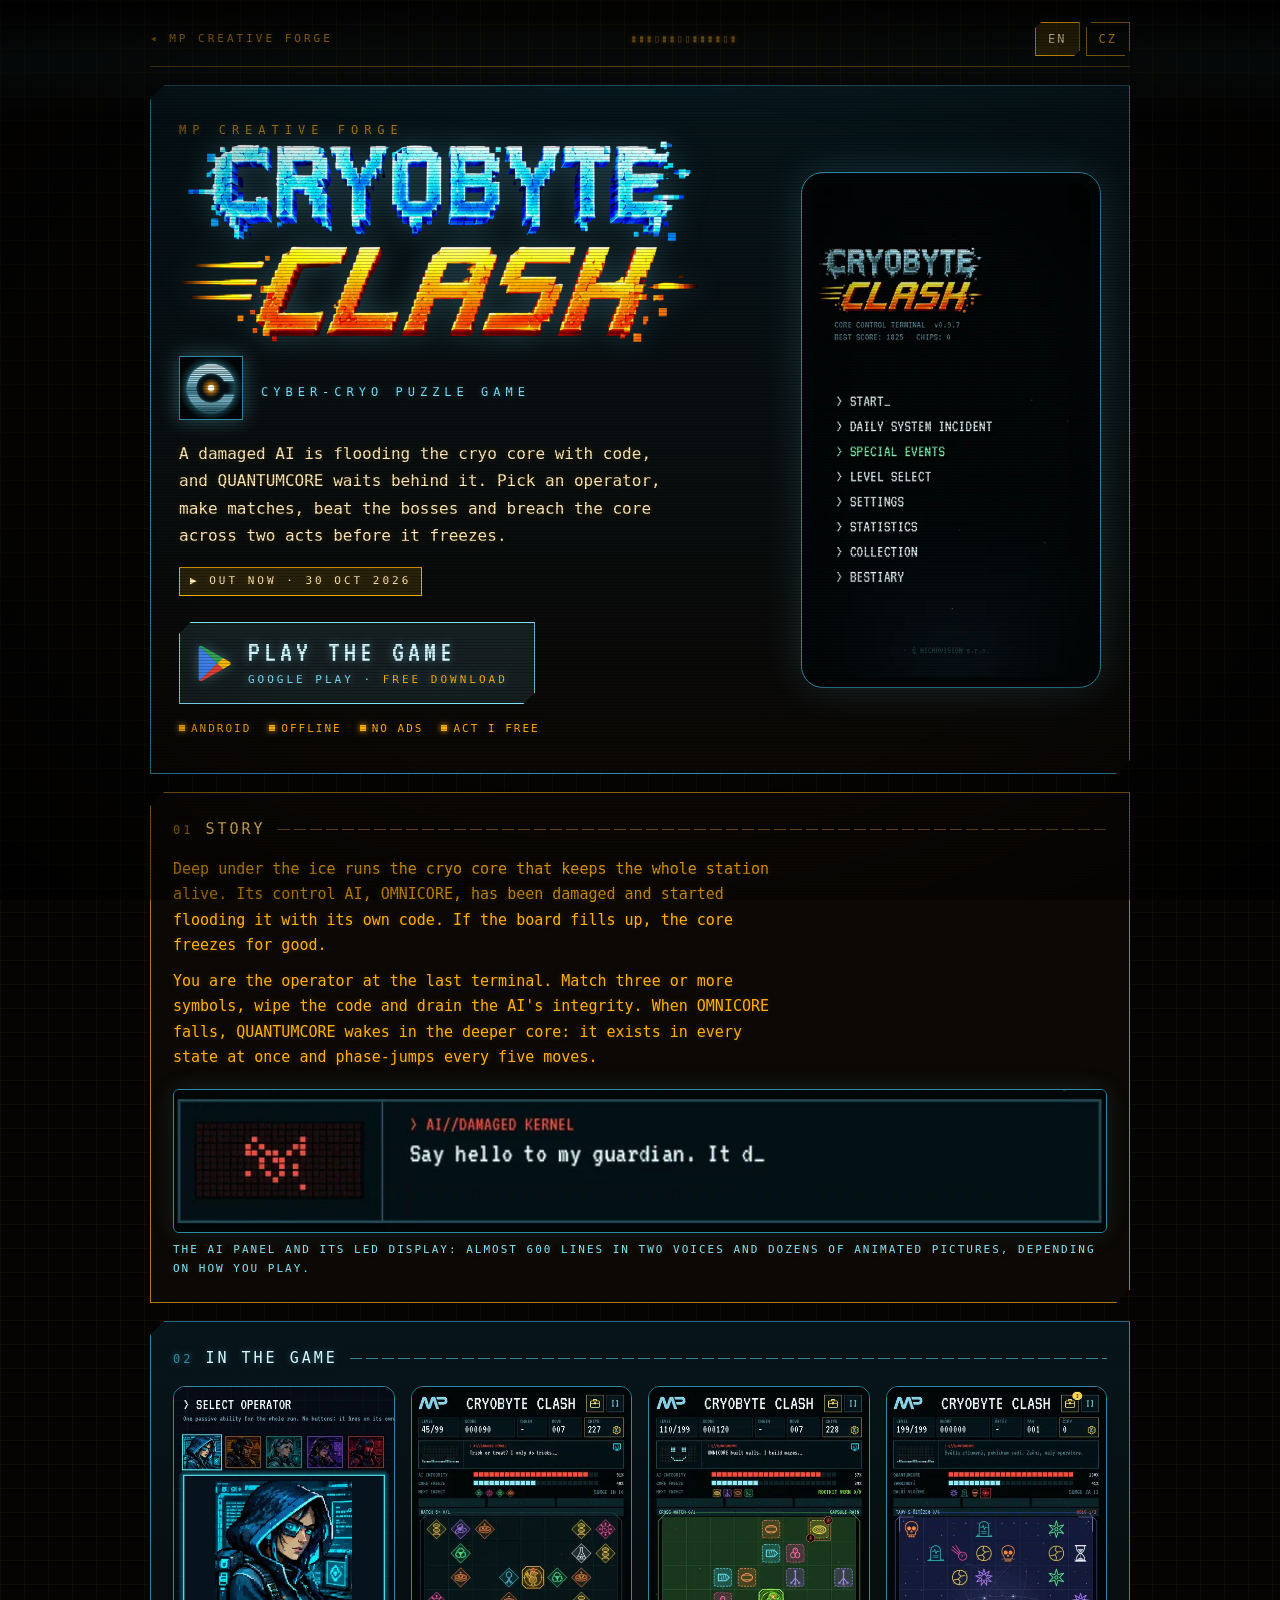
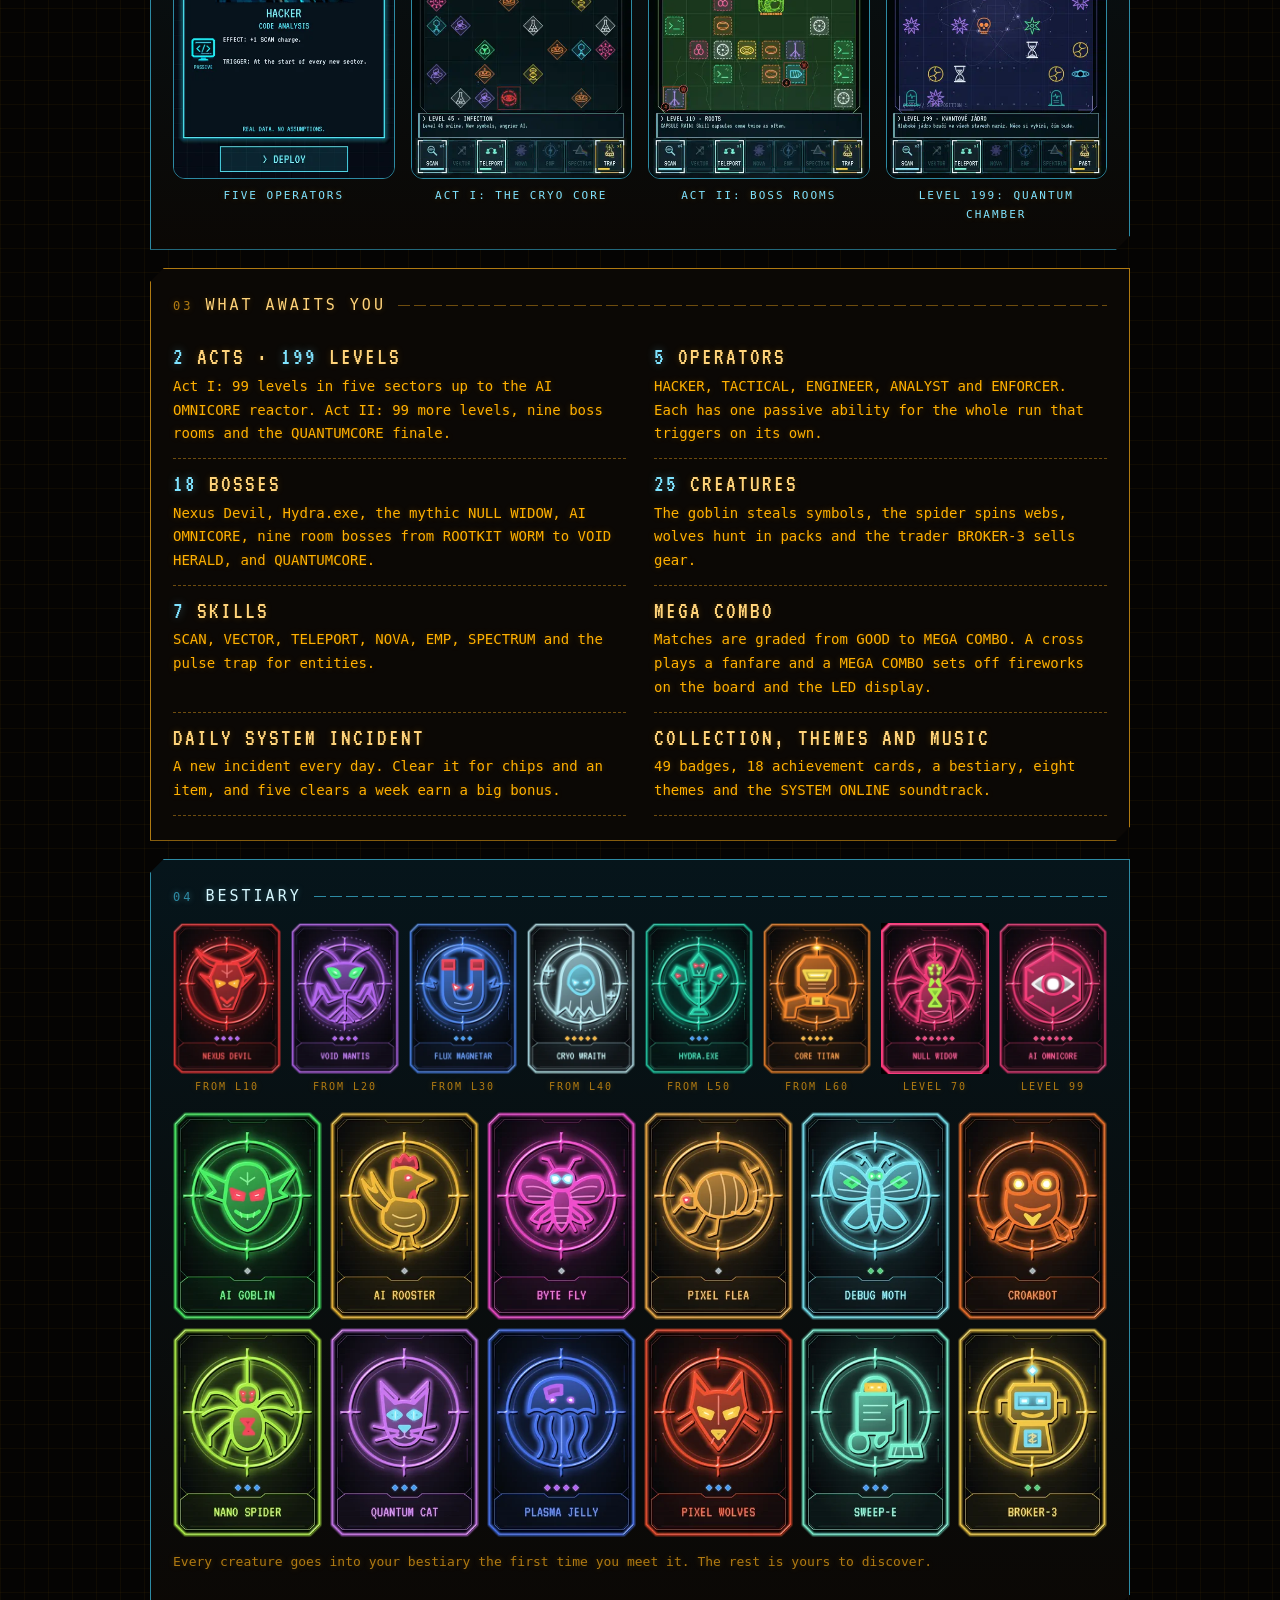
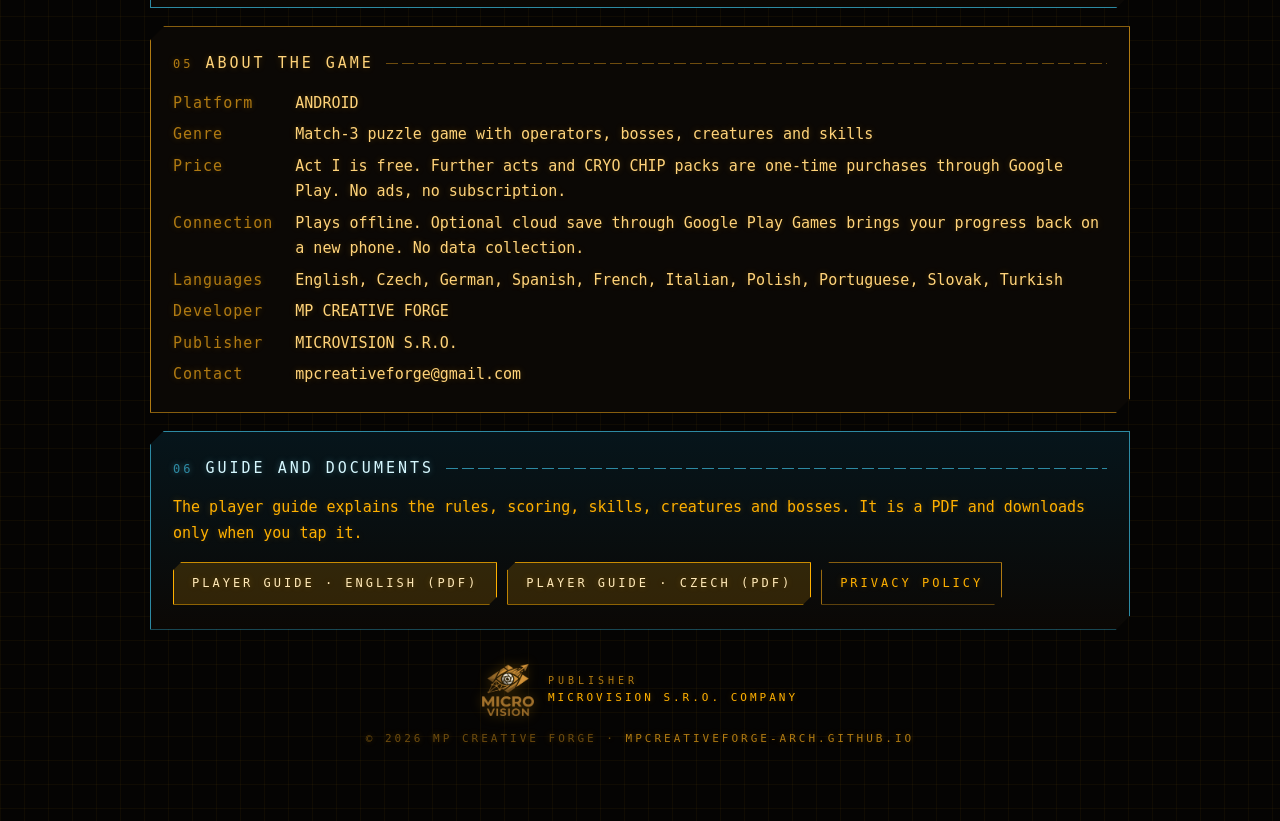
<file: cryocore/index.html>
<!doctype html>
<html lang="en">
<head>
<meta charset="utf-8">
<meta name="viewport" content="width=device-width, initial-scale=1">
<title>CRYOBYTE CLASH | MP Creative Forge</title>
<link rel="canonical" href="https://mpcreativeforge-arch.github.io/cryobyte-clash/">
<meta http-equiv="refresh" content="0; url=https://mpcreativeforge-arch.github.io/cryobyte-clash/">
<meta name="robots" content="noindex">
<script>location.replace("https://mpcreativeforge-arch.github.io/cryobyte-clash/" + location.search + location.hash);</script>
<style>body{margin:0;background:#050403;color:#ffb000;font:16px monospace;padding:24px}a{color:#7fe3ff}</style>
</head>
<body>
<p>CRYOCORE is now CRYOBYTE CLASH. <a href="https://mpcreativeforge-arch.github.io/cryobyte-clash/">Continue</a></p>
</body>
</html>
</file>
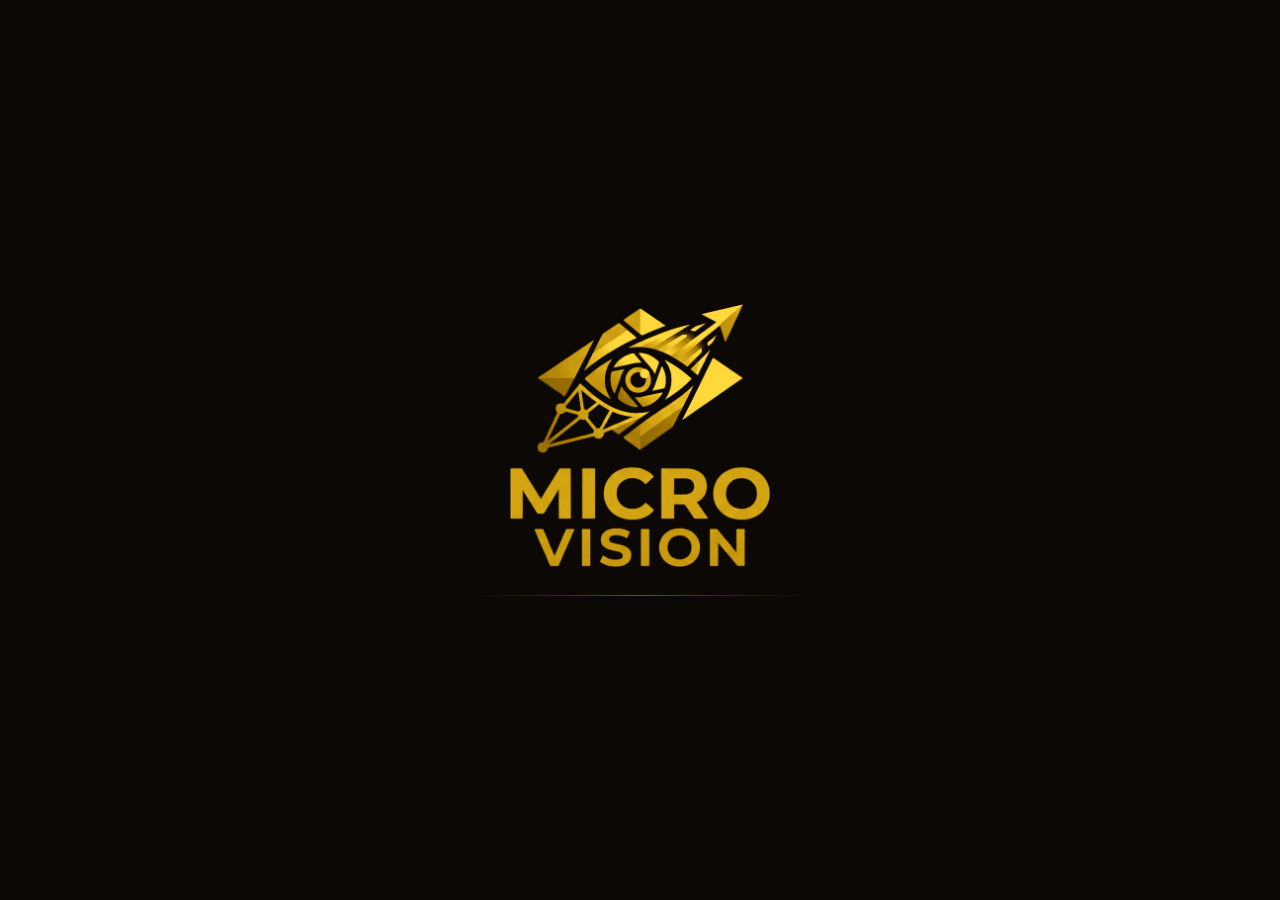
<file: promptforge/index.html>
<!doctype html>
<html lang="en">
<head>
<meta charset="utf-8">
<meta name="viewport" content="width=device-width, initial-scale=1, viewport-fit=cover">
<title>PromptForge</title>
<meta name="description" content="PromptForge for the web: a private vault for AI prompts by MP CREATIVE FORGE.">
<meta name="robots" content="noindex,nofollow">
<meta name="theme-color" content="#050403">
<link rel="icon" type="image/png" href="../assets/promptforge-icon.png">
<link rel="apple-touch-icon" href="../assets/promptforge-icon.png">
<link rel="stylesheet" href="app.css">
</head>
<body>
<div id="app"></div>
<div id="toast" class="hide" role="status" aria-live="polite"></div>
<div id="crt" aria-hidden="true"><div class="flicker"></div></div>
<noscript><p style="padding:24px">PromptForge needs JavaScript.</p></noscript>
<script src="strings.js"></script>
<script src="web-strings.js"></script>
<script src="app.js"></script>
</body>
</html>
</file>
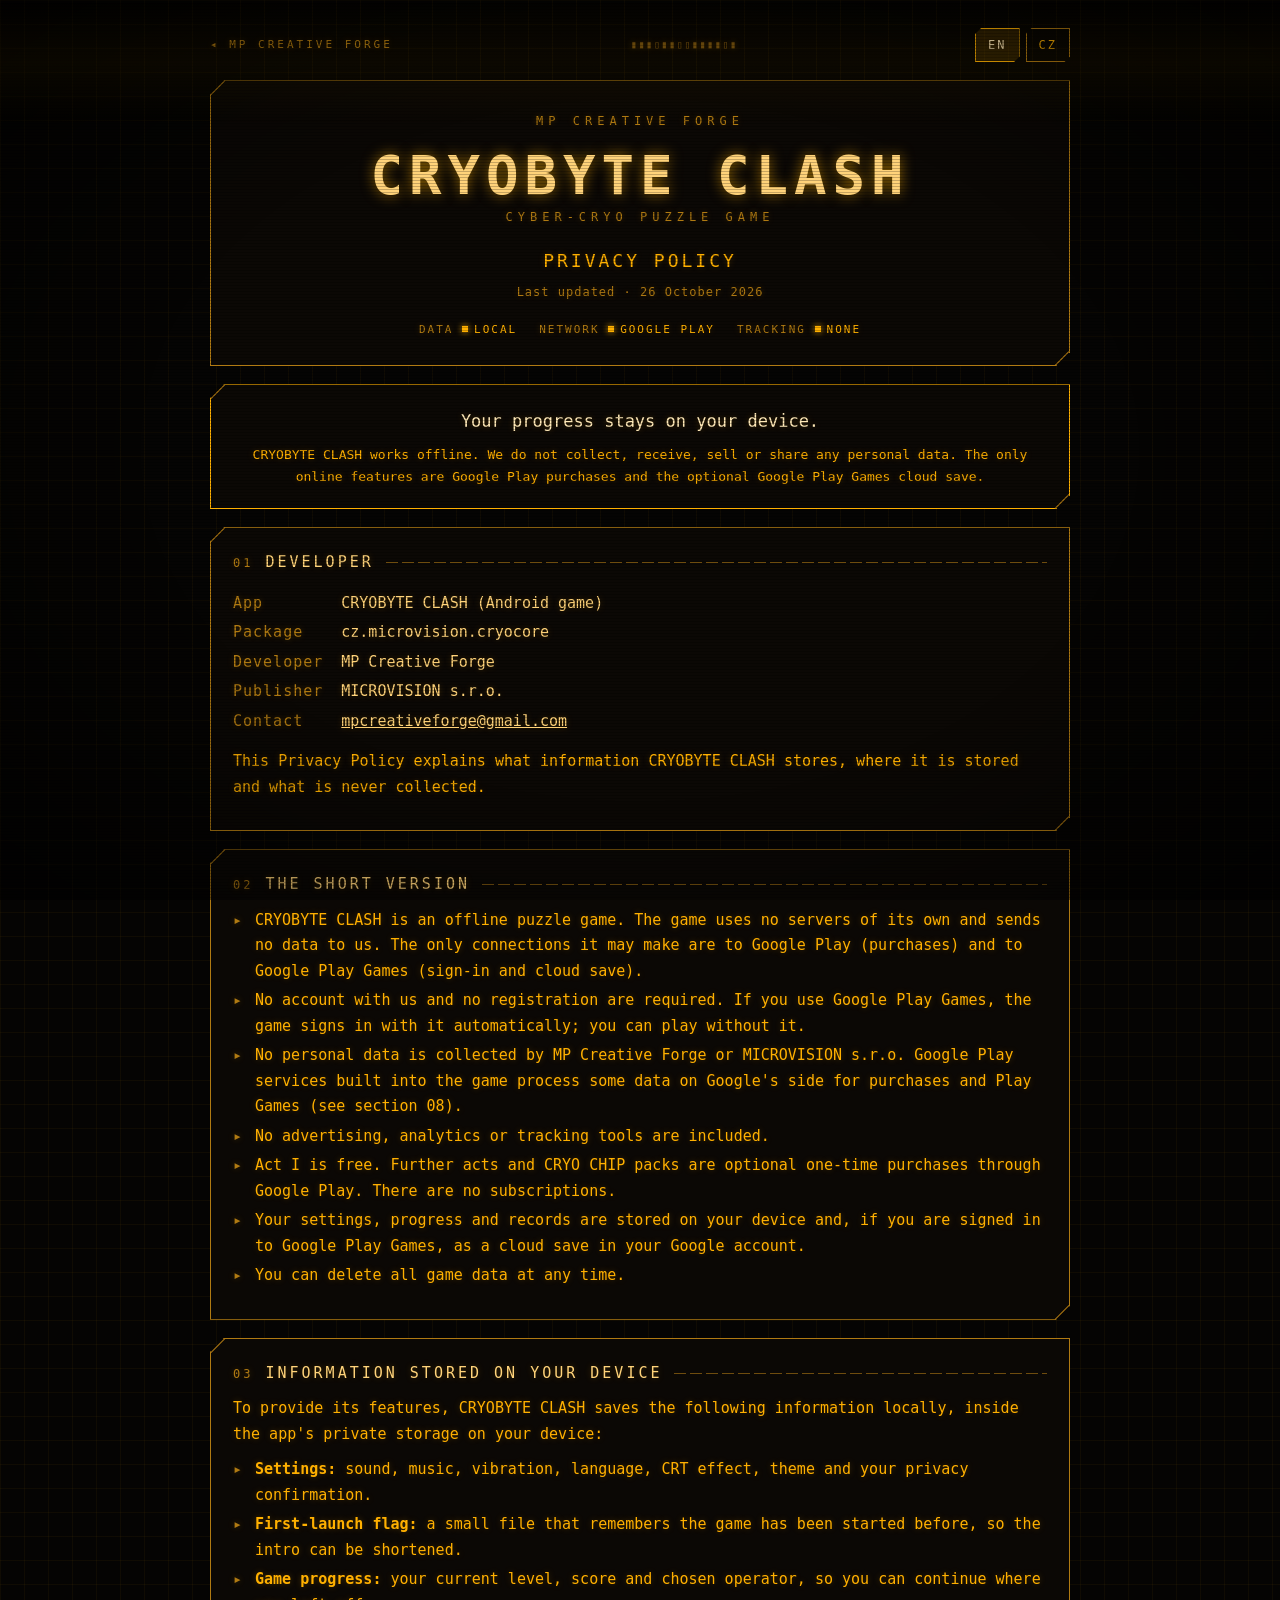
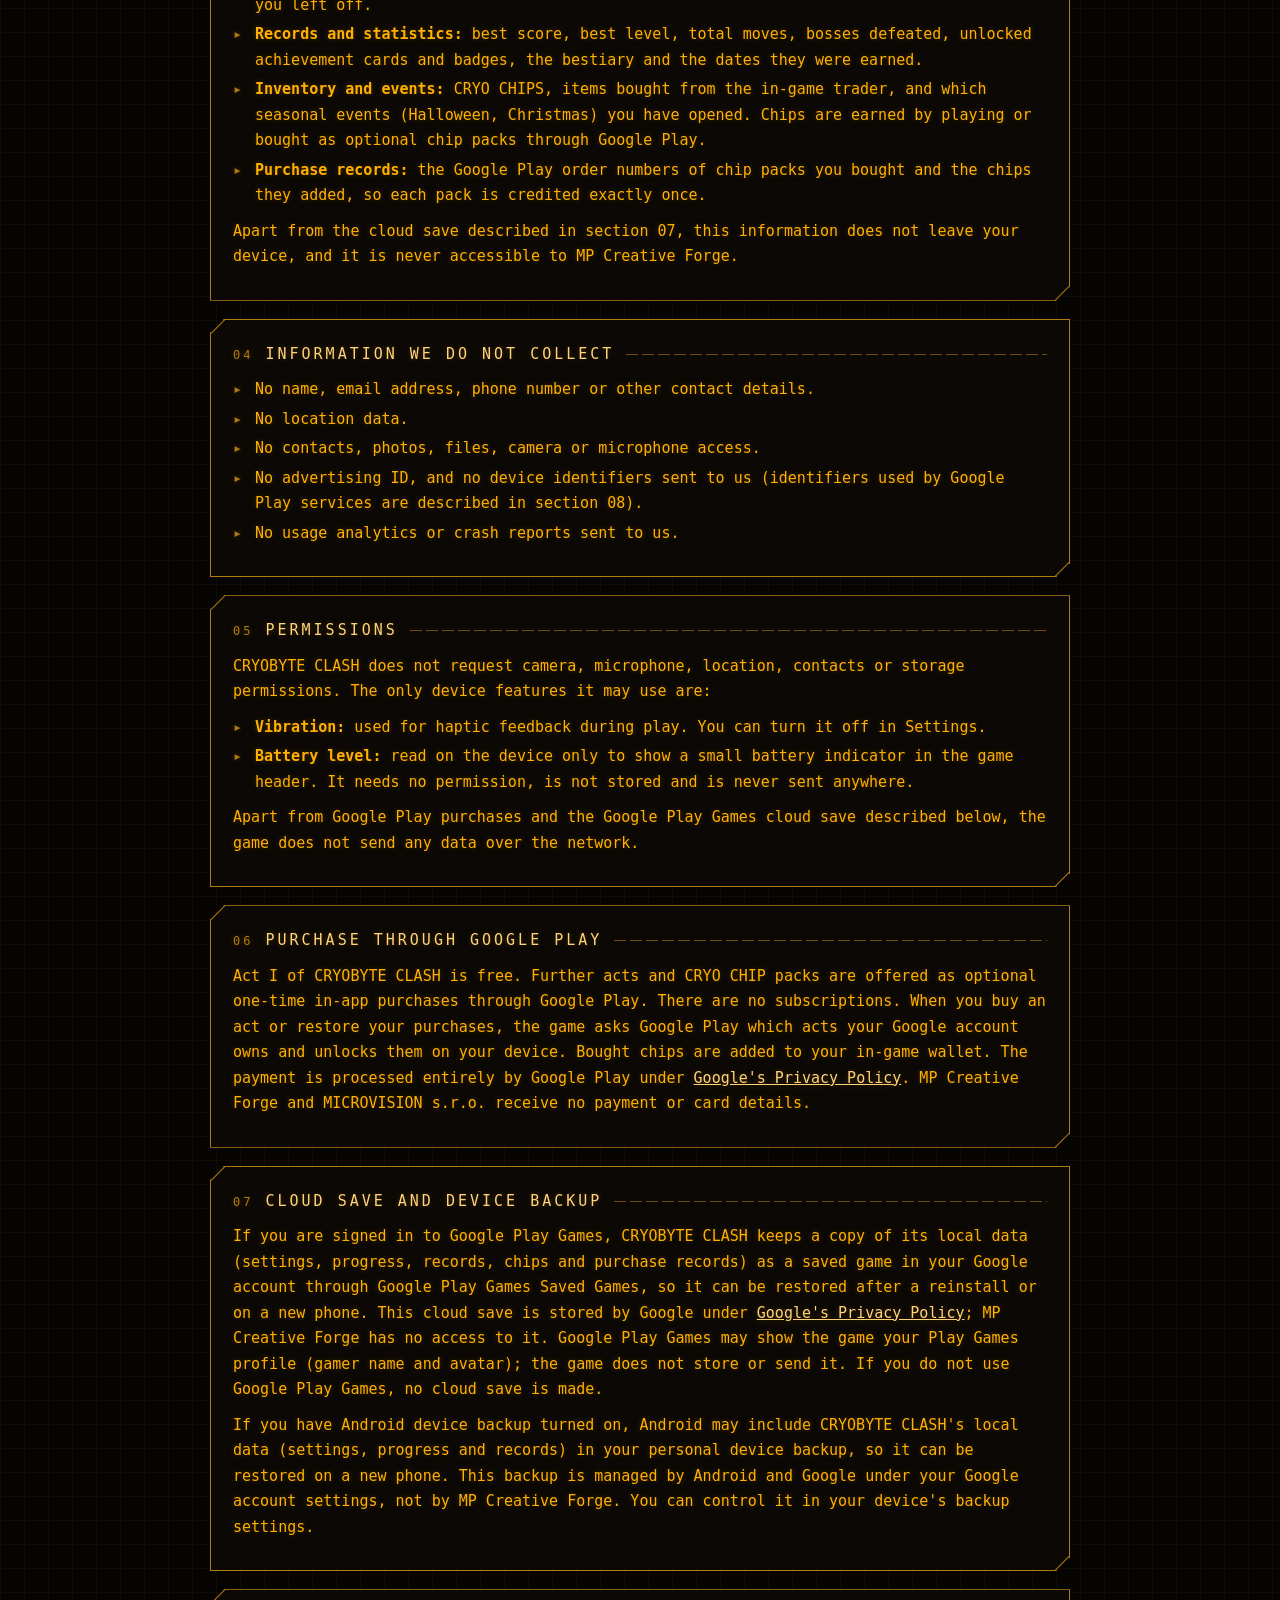
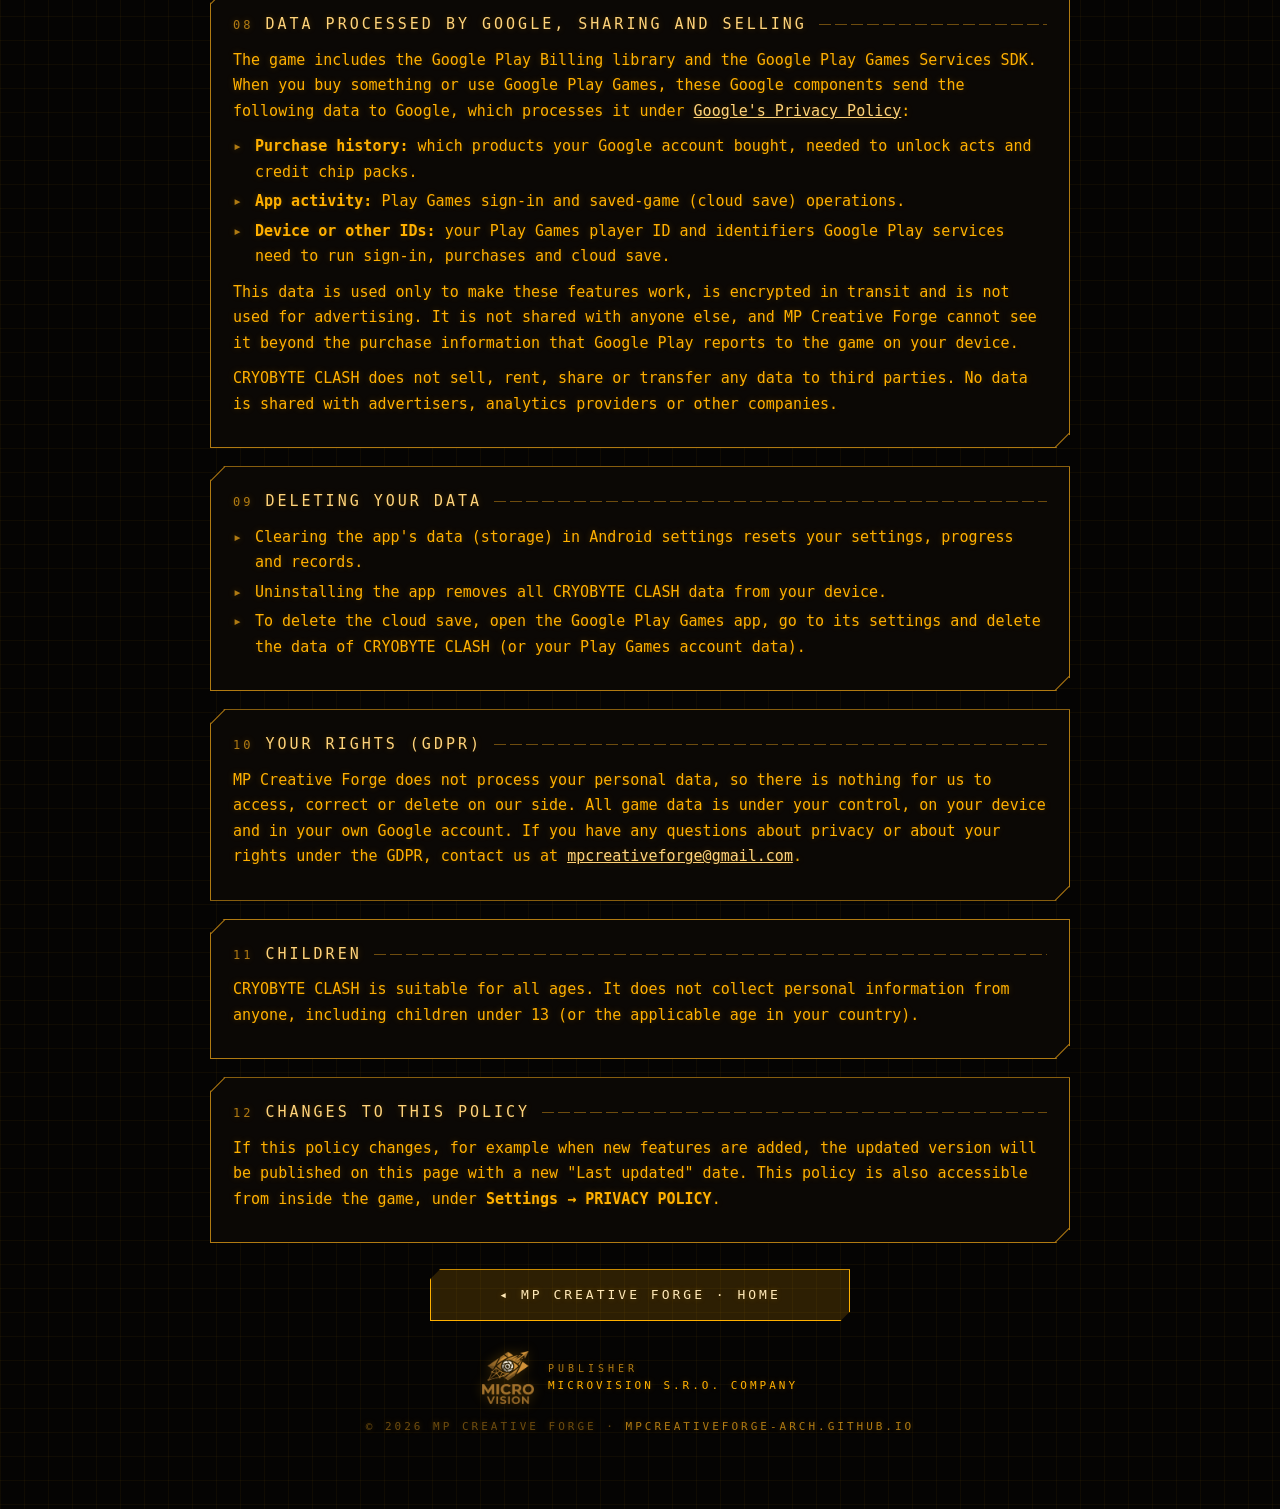
<file: privacy/cryobyte-clash/index.html>
<!doctype html>
<html lang="en">
<head>
<meta charset="utf-8">
<meta name="viewport" content="width=device-width, initial-scale=1">
<meta name="description" content="Privacy Policy for CRYOBYTE CLASH, the offline cyber-cryo puzzle game by MP Creative Forge.">
<meta name="theme-color" content="#050403">
<title>CRYOBYTE CLASH — Privacy Policy | MP Creative Forge</title>
<style>
:root {
  --bg: #050403;
  --panel: #0b0805;
  --amber: #ffb000;
  --amber-bright: #ffd37a;
  --amber-hot: #ffe9b8;
  --amber-dim: #b07a12;
  --amber-muted: #6e4c0e;
  --amber-faint: rgba(255, 176, 0, .08);
  --mono: "Share Tech Mono", "JetBrains Mono", "Fira Mono", "DejaVu Sans Mono", Menlo, Consolas, "Courier New", monospace;
}

* { box-sizing: border-box; }

html { scroll-behavior: smooth; }

body {
  margin: 0;
  min-height: 100vh;
  background-color: var(--bg);
  /* faint technical grid */
  background-image:
    linear-gradient(rgba(255,176,0,.045) 1px, transparent 1px),
    linear-gradient(90deg, rgba(255,176,0,.045) 1px, transparent 1px);
  background-size: 24px 24px;
  color: var(--amber);
  font-family: var(--mono);
  font-size: 15px;
  line-height: 1.7;
  text-shadow: 0 0 6px rgba(255, 176, 0, .25);
}

/* CRT overlay: scanlines + vignette + slow refresh band */
body::before,
body::after {
  content: "";
  position: fixed;
  inset: 0;
  pointer-events: none;
  z-index: 10;
}
body::before {
  background:
    repeating-linear-gradient(to bottom, rgba(0,0,0,.22) 0 1px, transparent 1px 3px),
    radial-gradient(ellipse at center, transparent 55%, rgba(0,0,0,.6) 100%);
}
body::after {
  background: linear-gradient(to bottom, transparent, rgba(255,176,0,.035), transparent);
  height: 14vh;
  animation: band 7s linear infinite;
}
@keyframes band {
  from { transform: translateY(-20vh); }
  to   { transform: translateY(120vh); }
}
@media (prefers-reduced-motion: reduce) {
  body::after { display: none; }
}

a { color: var(--amber-bright); }
a:hover { color: var(--amber-hot); }

.page {
  width: min(100% - 32px, 860px);
  margin: 0 auto;
  padding: 28px 0 72px;
}

/* chamfered HUD panel */
.panel {
  position: relative;
  margin: 18px 0;
  padding: 22px 22px 20px;
  background: var(--panel);
  border: 1px solid var(--amber-dim);
  clip-path: polygon(14px 0, 100% 0, 100% calc(100% - 14px), calc(100% - 14px) 100%, 0 100%, 0 14px);
}
.panel::before,
.panel::after {
  content: "";
  position: absolute;
  width: 20px;
  height: 1px;
  background: var(--amber-dim);
}
.panel::before { top: 6px; left: -3px; transform: rotate(-45deg); }
.panel::after { bottom: 6px; right: -3px; transform: rotate(-45deg); }

.topbar {
  display: flex;
  align-items: center;
  justify-content: space-between;
  gap: 12px;
  font-size: 11px;
  letter-spacing: 3px;
  color: var(--amber-dim);
  text-transform: uppercase;
}
.topbar .bars { letter-spacing: 1px; color: var(--amber-muted); }

.lang {
  display: flex;
  gap: 6px;
}
.lang button {
  font: inherit;
  font-size: 12px;
  letter-spacing: 2px;
  padding: 6px 12px;
  color: var(--amber);
  background: transparent;
  border: 1px solid var(--amber-dim);
  cursor: pointer;
  clip-path: polygon(6px 0, 100% 0, 100% calc(100% - 6px), calc(100% - 6px) 100%, 0 100%, 0 6px);
}
.lang button[aria-pressed="true"] {
  background: rgba(255,176,0,.16);
  color: var(--amber-hot);
  border-color: var(--amber);
}

header.panel { text-align: center; padding: 30px 22px 26px; }
.brand { font-size: 12px; letter-spacing: 5px; color: var(--amber-dim); }
h1 {
  margin: 14px 0 2px;
  font-size: clamp(30px, 8vw, 54px);
  letter-spacing: 6px;
  line-height: 1.1;
  color: var(--amber-bright);
  text-shadow: 0 0 14px rgba(255,176,0,.6);
}
.subtitle { font-size: 12px; letter-spacing: 5px; color: var(--amber-dim); text-transform: uppercase; }
.doc-title { margin-top: 18px; font-size: 18px; letter-spacing: 3px; text-transform: uppercase; color: var(--amber); }
.updated { margin-top: 6px; font-size: 12px; color: var(--amber-dim); letter-spacing: 1px; }

.status {
  display: flex;
  justify-content: center;
  flex-wrap: wrap;
  gap: 6px 22px;
  margin-top: 18px;
  font-size: 11px;
  letter-spacing: 2px;
  color: var(--amber-dim);
}
.status b { color: var(--amber); font-weight: normal; }
.status b::before {
  content: "";
  display: inline-block;
  width: 6px;
  height: 6px;
  margin: 0 6px 1px 0;
  background: var(--amber);
  box-shadow: 0 0 6px var(--amber);
}

.hero { border-color: var(--amber); text-align: center; }
.hero p { margin: 0; color: var(--amber-hot); font-size: 17px; }
.hero small { display: block; margin-top: 8px; color: var(--amber); font-size: 13px; }

h2 {
  display: flex;
  align-items: baseline;
  gap: 12px;
  margin: 0 0 10px;
  font-size: 15px;
  letter-spacing: 3px;
  text-transform: uppercase;
  color: var(--amber-bright);
  font-weight: normal;
}
h2 .num { color: var(--amber-dim); font-size: 12px; }
h2::after {
  content: "";
  flex: 1;
  height: 1px;
  background: repeating-linear-gradient(90deg, var(--amber-muted) 0 12px, transparent 12px 16px);
  transform: translateY(-4px);
}

p { margin: 0 0 10px; }
ul { margin: 6px 0 10px; padding: 0; list-style: none; }
li { position: relative; padding-left: 22px; margin: 4px 0; }
li::before { content: "▸"; position: absolute; left: 0; color: var(--amber-dim); }

.kv { display: grid; grid-template-columns: max-content 1fr; gap: 4px 18px; }
.kv dt { color: var(--amber-dim); letter-spacing: 1px; }
.kv dd { margin: 0; color: var(--amber-bright); }

footer {
  margin-top: 30px;
  text-align: center;
  font-size: 11px;
  letter-spacing: 3px;
  color: var(--amber-muted);
}
footer a { color: var(--amber-dim); text-decoration: none; }
.publisher { display: flex; align-items: center; justify-content: center; gap: 14px; margin-bottom: 14px; text-align: left; }
.publisher img { width: 52px; height: auto; filter: drop-shadow(0 0 6px rgba(255,176,0,.3)); }
.publisher span { display: block; }
.publisher .pl { font-size: 10px; letter-spacing: 4px; color: var(--amber-dim); }
.publisher .pn { color: var(--amber); letter-spacing: 3px; }

.home-link { color: var(--amber-dim); text-decoration: none; }
.home-link:hover { color: var(--amber-hot); }

.home-button {
  display: block;
  margin: 26px auto 0;
  padding: 14px 22px;
  max-width: 420px;
  text-align: center;
  font-size: 13px;
  letter-spacing: 3px;
  text-decoration: none;
  color: var(--amber-hot);
  background: rgba(255,176,0,.16);
  border: 1px solid var(--amber);
  clip-path: polygon(10px 0, 100% 0, 100% calc(100% - 10px), calc(100% - 10px) 100%, 0 100%, 0 10px);
}
.home-button:hover { background: rgba(255,176,0,.3); color: var(--amber-hot); }

[hidden] { display: none !important; }

@media (max-width: 520px) {
  body { font-size: 14px; }
  .panel { padding: 18px 16px 16px; }
  .topbar .bars { display: none; }
  .kv { grid-template-columns: 1fr; gap: 0 0; }
  .kv dd { margin-bottom: 8px; }
}
</style>
</head>
<body>
<main class="page">

  <div class="topbar">
    <a class="home-link" href="https://mpcreativeforge-arch.github.io/">◂ MP Creative Forge</a>
    <span class="bars">▮▮▮▯▮▮▯▯▮▮▮▮▯▮</span>
    <div class="lang" role="group" aria-label="Language">
      <button type="button" data-set-lang="en" aria-pressed="true">EN</button>
      <button type="button" data-set-lang="cs" aria-pressed="false">CZ</button>
    </div>
  </div>

  <!-- ============================ ENGLISH ============================ -->
  <article lang="en" data-lang="en">
    <header class="panel">
      <div class="brand">MP CREATIVE FORGE</div>
      <h1>CRYOBYTE CLASH</h1>
      <div class="subtitle">Cyber-cryo puzzle game</div>
      <div class="doc-title">Privacy Policy</div>
      <div class="updated">Last updated · 26 October 2026</div>
      <div class="status">
        <span>DATA <b>LOCAL</b></span>
        <span>NETWORK <b>GOOGLE PLAY</b></span>
        <span>TRACKING <b>NONE</b></span>
      </div>
    </header>

    <section class="panel hero">
      <p>Your progress stays on your device.</p>
      <small>CRYOBYTE CLASH works offline. We do not collect, receive, sell or share any personal data. The only online features are Google Play purchases and the optional Google Play Games cloud save.</small>
    </section>

    <section class="panel">
      <h2><span class="num">01</span>Developer</h2>
      <dl class="kv">
        <dt>App</dt><dd>CRYOBYTE CLASH (Android game)</dd>
        <dt>Package</dt><dd>cz.microvision.cryocore</dd>
        <dt>Developer</dt><dd>MP Creative Forge</dd>
        <dt>Publisher</dt><dd>MICROVISION s.r.o.</dd>
        <dt>Contact</dt><dd><a href="mailto:mpcreativeforge@gmail.com">mpcreativeforge@gmail.com</a></dd>
      </dl>
      <p style="margin-top:12px">This Privacy Policy explains what information CRYOBYTE CLASH stores, where it is stored and what is never collected.</p>
    </section>

    <section class="panel">
      <h2><span class="num">02</span>The short version</h2>
      <ul>
        <li>CRYOBYTE CLASH is an offline puzzle game. The game uses no servers of its own and sends no data to us. The only connections it may make are to Google Play (purchases) and to Google Play Games (sign-in and cloud save).</li>
        <li>No account with us and no registration are required. If you use Google Play Games, the game signs in with it automatically; you can play without it.</li>
        <li>No personal data is collected by MP Creative Forge or MICROVISION s.r.o. Google Play services built into the game process some data on Google's side for purchases and Play Games (see section 08).</li>
        <li>No advertising, analytics or tracking tools are included.</li>
        <li>Act I is free. Further acts and CRYO CHIP packs are optional one-time purchases through Google Play. There are no subscriptions.</li>
        <li>Your settings, progress and records are stored on your device and, if you are signed in to Google Play Games, as a cloud save in your Google account.</li>
        <li>You can delete all game data at any time.</li>
      </ul>
    </section>

    <section class="panel">
      <h2><span class="num">03</span>Information stored on your device</h2>
      <p>To provide its features, CRYOBYTE CLASH saves the following information locally, inside the app's private storage on your device:</p>
      <ul>
        <li><b>Settings:</b> sound, music, vibration, language, CRT effect, theme and your privacy confirmation.</li>
        <li><b>First-launch flag:</b> a small file that remembers the game has been started before, so the intro can be shortened.</li>
        <li><b>Game progress:</b> your current level, score and chosen operator, so you can continue where you left off.</li>
        <li><b>Records and statistics:</b> best score, best level, total moves, bosses defeated, unlocked achievement cards and badges, the bestiary and the dates they were earned.</li>
        <li><b>Inventory and events:</b> CRYO CHIPS, items bought from the in-game trader, and which seasonal events (Halloween, Christmas) you have opened. Chips are earned by playing or bought as optional chip packs through Google Play.</li>
        <li><b>Purchase records:</b> the Google Play order numbers of chip packs you bought and the chips they added, so each pack is credited exactly once.</li>
      </ul>
      <p>Apart from the cloud save described in section 07, this information does not leave your device, and it is never accessible to MP Creative Forge.</p>
    </section>

    <section class="panel">
      <h2><span class="num">04</span>Information we do not collect</h2>
      <ul>
        <li>No name, email address, phone number or other contact details.</li>
        <li>No location data.</li>
        <li>No contacts, photos, files, camera or microphone access.</li>
        <li>No advertising ID, and no device identifiers sent to us (identifiers used by Google Play services are described in section 08).</li>
        <li>No usage analytics or crash reports sent to us.</li>
      </ul>
    </section>

    <section class="panel">
      <h2><span class="num">05</span>Permissions</h2>
      <p>CRYOBYTE CLASH does not request camera, microphone, location, contacts or storage permissions. The only device features it may use are:</p>
      <ul>
        <li><b>Vibration:</b> used for haptic feedback during play. You can turn it off in Settings.</li>
        <li><b>Battery level:</b> read on the device only to show a small battery indicator in the game header. It needs no permission, is not stored and is never sent anywhere.</li>
      </ul>
      <p>Apart from Google Play purchases and the Google Play Games cloud save described below, the game does not send any data over the network.</p>
    </section>

    <section class="panel">
      <h2><span class="num">06</span>Purchase through Google Play</h2>
      <p>Act I of CRYOBYTE CLASH is free. Further acts and CRYO CHIP packs are offered as optional one-time in-app purchases through Google Play. There are no subscriptions. When you buy an act or restore your purchases, the game asks Google Play which acts your Google account owns and unlocks them on your device. Bought chips are added to your in-game wallet. The payment is processed entirely by Google Play under <a href="https://policies.google.com/privacy" target="_blank" rel="noopener">Google's Privacy Policy</a>. MP Creative Forge and MICROVISION s.r.o. receive no payment or card details.</p>
    </section>

    <section class="panel">
      <h2><span class="num">07</span>Cloud save and device backup</h2>
      <p>If you are signed in to Google Play Games, CRYOBYTE CLASH keeps a copy of its local data (settings, progress, records, chips and purchase records) as a saved game in your Google account through Google Play Games Saved Games, so it can be restored after a reinstall or on a new phone. This cloud save is stored by Google under <a href="https://policies.google.com/privacy" target="_blank" rel="noopener">Google's Privacy Policy</a>; MP Creative Forge has no access to it. Google Play Games may show the game your Play Games profile (gamer name and avatar); the game does not store or send it. If you do not use Google Play Games, no cloud save is made.</p>
      <p>If you have Android device backup turned on, Android may include CRYOBYTE CLASH's local data (settings, progress and records) in your personal device backup, so it can be restored on a new phone. This backup is managed by Android and Google under your Google account settings, not by MP Creative Forge. You can control it in your device's backup settings.</p>
    </section>

    <section class="panel">
      <h2><span class="num">08</span>Data processed by Google, sharing and selling</h2>
      <p>The game includes the Google Play Billing library and the Google Play Games Services SDK. When you buy something or use Google Play Games, these Google components send the following data to Google, which processes it under <a href="https://policies.google.com/privacy" target="_blank" rel="noopener">Google's Privacy Policy</a>:</p>
      <ul>
        <li><b>Purchase history:</b> which products your Google account bought, needed to unlock acts and credit chip packs.</li>
        <li><b>App activity:</b> Play Games sign-in and saved-game (cloud save) operations.</li>
        <li><b>Device or other IDs:</b> your Play Games player ID and identifiers Google Play services need to run sign-in, purchases and cloud save.</li>
      </ul>
      <p>This data is used only to make these features work, is encrypted in transit and is not used for advertising. It is not shared with anyone else, and MP Creative Forge cannot see it beyond the purchase information that Google Play reports to the game on your device.</p>
      <p>CRYOBYTE CLASH does not sell, rent, share or transfer any data to third parties. No data is shared with advertisers, analytics providers or other companies.</p>
    </section>

    <section class="panel">
      <h2><span class="num">09</span>Deleting your data</h2>
      <ul>
        <li>Clearing the app's data (storage) in Android settings resets your settings, progress and records.</li>
        <li>Uninstalling the app removes all CRYOBYTE CLASH data from your device.</li>
        <li>To delete the cloud save, open the Google Play Games app, go to its settings and delete the data of CRYOBYTE CLASH (or your Play Games account data).</li>
      </ul>
    </section>

    <section class="panel">
      <h2><span class="num">10</span>Your rights (GDPR)</h2>
      <p>MP Creative Forge does not process your personal data, so there is nothing for us to access, correct or delete on our side. All game data is under your control, on your device and in your own Google account. If you have any questions about privacy or about your rights under the GDPR, contact us at <a href="mailto:mpcreativeforge@gmail.com">mpcreativeforge@gmail.com</a>.</p>
    </section>

    <section class="panel">
      <h2><span class="num">11</span>Children</h2>
      <p>CRYOBYTE CLASH is suitable for all ages. It does not collect personal information from anyone, including children under 13 (or the applicable age in your country).</p>
    </section>

    <section class="panel">
      <h2><span class="num">12</span>Changes to this policy</h2>
      <p>If this policy changes, for example when new features are added, the updated version will be published on this page with a new "Last updated" date. This policy is also accessible from inside the game, under <b>Settings → PRIVACY POLICY</b>.</p>
    </section>

    <a class="home-button" href="https://mpcreativeforge-arch.github.io/">◂ MP CREATIVE FORGE · HOME</a>
  </article>

  <!-- ============================ ČESKY ============================ -->
  <article lang="cs" data-lang="cs" hidden>
    <header class="panel">
      <div class="brand">MP CREATIVE FORGE</div>
      <h1>CRYOBYTE CLASH</h1>
      <div class="subtitle">Kyber-kryo logická hra</div>
      <div class="doc-title">Zásady ochrany soukromí</div>
      <div class="updated">Poslední aktualizace · 26. října 2026</div>
      <div class="status">
        <span>DATA <b>LOKÁLNÍ</b></span>
        <span>SÍŤ <b>GOOGLE PLAY</b></span>
        <span>SLEDOVÁNÍ <b>ŽÁDNÉ</b></span>
      </div>
    </header>

    <section class="panel hero">
      <p>Váš postup zůstává ve vašem zařízení.</p>
      <small>CRYOBYTE CLASH funguje offline. Neshromažďujeme, nepřijímáme, neprodáváme ani nesdílíme žádné osobní údaje. Jediné online funkce jsou nákupy přes Google Play a volitelné cloudové uložení přes Google Play Hry.</small>
    </section>

    <section class="panel">
      <h2><span class="num">01</span>Vývojář</h2>
      <dl class="kv">
        <dt>Aplikace</dt><dd>CRYOBYTE CLASH (hra pro Android)</dd>
        <dt>Balíček</dt><dd>cz.microvision.cryocore</dd>
        <dt>Vývojář</dt><dd>MP Creative Forge</dd>
        <dt>Vydavatel</dt><dd>MICROVISION s.r.o.</dd>
        <dt>Kontakt</dt><dd><a href="mailto:mpcreativeforge@gmail.com">mpcreativeforge@gmail.com</a></dd>
      </dl>
      <p style="margin-top:12px">Tyto zásady vysvětlují, jaké informace CRYOBYTE CLASH ukládá, kde jsou uloženy a co se nikdy neshromažďuje.</p>
    </section>

    <section class="panel">
      <h2><span class="num">02</span>Stručně</h2>
      <ul>
        <li>CRYOBYTE CLASH je offline logická hra. Hra nepoužívá žádné vlastní servery a neodesílá nám žádná data. Jediná spojení, která může navázat, jsou s Google Play (nákupy) a s Google Play Hrami (přihlášení a cloudové uložení).</li>
        <li>Nevyžaduje účet u nás ani registraci. Pokud používáte Google Play Hry, hra se přes ně přihlásí automaticky; hrát lze i bez nich.</li>
        <li>MP Creative Forge ani MICROVISION s.r.o. neshromažďují žádné osobní údaje. Služby Google Play zabudované ve hře zpracovávají některá data na straně Googlu kvůli nákupům a Play Hrám (viz oddíl 08).</li>
        <li>Hra neobsahuje reklamy, analytiku ani sledovací nástroje.</li>
        <li>Akt I je zdarma. Další akty a balíčky CRYO ČIPŮ jsou volitelné jednorázové nákupy přes Google Play. Žádná předplatná.</li>
        <li>Nastavení, postup a rekordy se ukládají ve vašem zařízení a, pokud jste přihlášeni do Google Play Her, také jako cloudové uložení ve vašem účtu Google.</li>
        <li>Všechna herní data můžete kdykoli smazat.</li>
      </ul>
    </section>

    <section class="panel">
      <h2><span class="num">03</span>Informace uložené ve vašem zařízení</h2>
      <p>Pro své funkce CRYOBYTE CLASH ukládá do soukromého úložiště aplikace ve vašem zařízení tyto informace:</p>
      <ul>
        <li><b>Nastavení:</b> zvuk, hudba, vibrace, jazyk, CRT efekt, motiv a vaše potvrzení zásad soukromí.</li>
        <li><b>Příznak prvního spuštění:</b> malý soubor, který si pamatuje, že hra už byla spuštěna, aby se mohlo zkrátit úvodní intro.</li>
        <li><b>Herní postup:</b> aktuální level, skóre a zvolený operátor, abyste mohli pokračovat tam, kde jste skončili.</li>
        <li><b>Rekordy a statistiky:</b> nejlepší skóre, nejvyšší level, celkový počet tahů, poražení bossové, získané karty úspěchů a odznaky, bestiář a data jejich získání.</li>
        <li><b>Inventář a eventy:</b> CRYO ČIPY, předměty koupené od herního obchodníka a sezónní eventy (Halloween, Vánoce), které jste otevřeli. Čipy se získávají hraním nebo je lze koupit jako volitelné balíčky přes Google Play.</li>
        <li><b>Záznamy o nákupech:</b> čísla objednávek Google Play u koupených balíčků čipů a počet připsaných čipů, aby se každý balíček připsal právě jednou.</li>
      </ul>
      <p>Kromě cloudového uložení popsaného v oddílu 07 tyto informace vaše zařízení neopouštějí a MP Creative Forge k nim nikdy nemá přístup.</p>
    </section>

    <section class="panel">
      <h2><span class="num">04</span>Co neshromažďujeme</h2>
      <ul>
        <li>Žádné jméno, e‑mail, telefonní číslo ani jiné kontaktní údaje.</li>
        <li>Žádné údaje o poloze.</li>
        <li>Žádný přístup ke kontaktům, fotkám, souborům, fotoaparátu ani mikrofonu.</li>
        <li>Žádné reklamní ID a žádné identifikátory zařízení odesílané nám (identifikátory, které používají služby Google Play, popisuje oddíl 08).</li>
        <li>Žádnou analytiku používání ani hlášení o pádech.</li>
      </ul>
    </section>

    <section class="panel">
      <h2><span class="num">05</span>Oprávnění</h2>
      <p>CRYOBYTE CLASH nežádá o přístup k fotoaparátu, mikrofonu, poloze, kontaktům ani úložišti. Jediné funkce zařízení, které může používat, jsou:</p>
      <ul>
        <li><b>Vibrace:</b> slouží pro hmatovou odezvu během hry. V Nastavení ji lze vypnout.</li>
        <li><b>Stav baterie:</b> čte se jen v zařízení, aby se v horní liště hry zobrazil malý ukazatel baterie. Nevyžaduje žádné oprávnění, neukládá se a nikam se neodesílá.</li>
      </ul>
      <p>Kromě nákupů přes Google Play a cloudového uložení přes Google Play Hry popsaných níže hra neodesílá po síti žádná data.</p>
    </section>

    <section class="panel">
      <h2><span class="num">06</span>Nákup přes Google Play</h2>
      <p>Akt I hry CRYOBYTE CLASH je zdarma. Další akty a balíčky CRYO ČIPŮ se prodávají jako volitelné jednorázové nákupy v aplikaci přes Google Play. Žádná předplatná. Když akt koupíte nebo obnovíte nákupy, hra se Google Play zeptá, které akty váš účet Google vlastní, a odemkne je ve vašem zařízení. Koupené čipy se připíšou do herní peněženky. Platbu zpracovává výhradně Google Play podle <a href="https://policies.google.com/privacy?hl=cs" target="_blank" rel="noopener">zásad ochrany soukromí společnosti Google</a>. MP Creative Forge ani MICROVISION s.r.o. nedostávají žádné platební údaje ani údaje o kartě.</p>
    </section>

    <section class="panel">
      <h2><span class="num">07</span>Cloudové uložení a záloha zařízení</h2>
      <p>Pokud jste přihlášeni do Google Play Her, CRYOBYTE CLASH uchovává kopii svých lokálních dat (nastavení, postup, rekordy, čipy a záznamy o nákupech) jako uloženou hru ve vašem účtu Google přes službu Uložené hry v Google Play Hrách, aby šla obnovit po přeinstalaci nebo v novém telefonu. Toto cloudové uložení ukládá Google podle <a href="https://policies.google.com/privacy?hl=cs" target="_blank" rel="noopener">zásad ochrany soukromí společnosti Google</a>; MP Creative Forge k němu nemá přístup. Google Play Hry mohou hře ukázat váš herní profil (přezdívku a avatar); hra ho neukládá ani neodesílá. Pokud Google Play Hry nepoužíváte, žádné cloudové uložení se nevytváří.</p>
      <p>Pokud máte zapnutou zálohu zařízení Android, systém může data hry CRYOBYTE CLASH (nastavení, postup a rekordy) zahrnout do vaší osobní zálohy, aby šla obnovit v novém telefonu. Tuto zálohu spravuje Android a Google podle nastavení vašeho účtu Google, nikoli MP Creative Forge. Ovládáte ji v nastavení zálohování svého zařízení.</p>
    </section>

    <section class="panel">
      <h2><span class="num">08</span>Data zpracovávaná Googlem, sdílení a prodej</h2>
      <p>Hra obsahuje knihovnu Google Play Billing a SDK Google Play Games Services. Když nakupujete nebo používáte Google Play Hry, tyto komponenty Googlu odesílají Googlu následující data, která Google zpracovává podle <a href="https://policies.google.com/privacy?hl=cs" target="_blank" rel="noopener">zásad ochrany soukromí společnosti Google</a>:</p>
      <ul>
        <li><b>Historie nákupů:</b> které produkty váš účet Google koupil, aby šlo odemknout akty a připsat balíčky čipů.</li>
        <li><b>Aktivita v aplikaci:</b> přihlášení do Play Her a operace s uloženou hrou (cloudové uložení).</li>
        <li><b>Identifikátory zařízení a jiné:</b> vaše ID hráče v Play Hrách a identifikátory, které služby Google Play potřebují pro přihlášení, nákupy a cloudové uložení.</li>
      </ul>
      <p>Tato data slouží jen k tomu, aby tyto funkce fungovaly, při přenosu jsou šifrovaná a nepoužívají se k reklamě. Nikomu dalšímu se nesdílejí a MP Creative Forge je nevidí, kromě informací o nákupu, které Google Play předá hře ve vašem zařízení.</p>
      <p>CRYOBYTE CLASH neprodává, nepronajímá, nesdílí ani nepředává žádná data třetím stranám. Nic se nesdílí s inzerenty, analytickými službami ani jinými společnostmi.</p>
    </section>

    <section class="panel">
      <h2><span class="num">09</span>Smazání dat</h2>
      <ul>
        <li>Vymazáním dat (úložiště) aplikace v nastavení Androidu se vynuluje nastavení, postup i rekordy.</li>
        <li>Odinstalováním aplikace se odstraní všechna data CRYOBYTE CLASH z vašeho zařízení.</li>
        <li>Cloudové uložení smažete v aplikaci Google Play Hry: v jejím nastavení smažte data hry CRYOBYTE CLASH (nebo data svého účtu Play Her).</li>
      </ul>
    </section>

    <section class="panel">
      <h2><span class="num">10</span>Vaše práva (GDPR)</h2>
      <p>MP Creative Forge nezpracovává vaše osobní údaje, takže u nás není co zpřístupnit, opravit ani smazat. Všechna herní data máte pod kontrolou ve svém zařízení a ve svém vlastním účtu Google. S dotazy k ochraně soukromí nebo k vašim právům podle GDPR nás kontaktujte na <a href="mailto:mpcreativeforge@gmail.com">mpcreativeforge@gmail.com</a>.</p>
    </section>

    <section class="panel">
      <h2><span class="num">11</span>Děti</h2>
      <p>CRYOBYTE CLASH je vhodná pro všechny věkové kategorie. Neshromažďuje osobní údaje od nikoho, ani od dětí mladších 13 let (nebo věku stanoveného ve vaší zemi).</p>
    </section>

    <section class="panel">
      <h2><span class="num">12</span>Změny těchto zásad</h2>
      <p>Pokud se zásady změní, například s novými funkcemi, aktualizovaná verze bude zveřejněna na této stránce s novým datem poslední aktualizace. Tyto zásady najdete také přímo ve hře v <b>Nastavení → OCHRANA SOUKROMÍ</b>.</p>
    </section>

    <a class="home-button" href="https://mpcreativeforge-arch.github.io/">◂ MP CREATIVE FORGE · HLAVNÍ STRÁNKA</a>
  </article>

  <footer>
    <div class="publisher">
      <img src="../../assets/microvision-logo.png" alt="MICROVISION s.r.o. logo" width="260" height="263">
      <div>
        <span class="pl" data-pub-label>PUBLISHER</span>
        <span class="pn">MICROVISION S.R.O. COMPANY</span>
      </div>
    </div>
    © 2026 MP CREATIVE FORGE ·
    <a href="https://mpcreativeforge-arch.github.io/">MPCREATIVEFORGE-ARCH.GITHUB.IO</a>
  </footer>
</main>

<script>
(function () {
  var docs = document.querySelectorAll("article[data-lang]");
  var buttons = document.querySelectorAll("[data-set-lang]");

  function show(lang) {
    if (lang !== "cs") lang = "en";
    docs.forEach(function (a) { a.hidden = a.getAttribute("data-lang") !== lang; });
    buttons.forEach(function (b) { b.setAttribute("aria-pressed", String(b.getAttribute("data-set-lang") === lang)); });
    document.documentElement.lang = lang;
    document.querySelector("[data-pub-label]").textContent = lang === "cs" ? "VYDAVATEL" : "PUBLISHER";
    document.title = lang === "cs"
      ? "CRYOBYTE CLASH — Zásady ochrany soukromí | MP Creative Forge"
      : "CRYOBYTE CLASH — Privacy Policy | MP Creative Forge";
  }

  function initial() {
    var param = new URLSearchParams(location.search).get("lang");
    if (param) return param.toLowerCase();
    if (location.hash === "#cs" || location.hash === "#en") return location.hash.slice(1);
    try {
      var saved = localStorage.getItem("cryobyte-clash-privacy-lang");
      if (saved) return saved;
    } catch (e) {}
    return (navigator.language || "en").toLowerCase().indexOf("cs") === 0 ? "cs" : "en";
  }

  buttons.forEach(function (b) {
    b.addEventListener("click", function () {
      var lang = b.getAttribute("data-set-lang");
      show(lang);
      try { localStorage.setItem("cryobyte-clash-privacy-lang", lang); } catch (e) {}
    });
  });

  show(initial());
})();
</script>
</body>
</html>
</file>
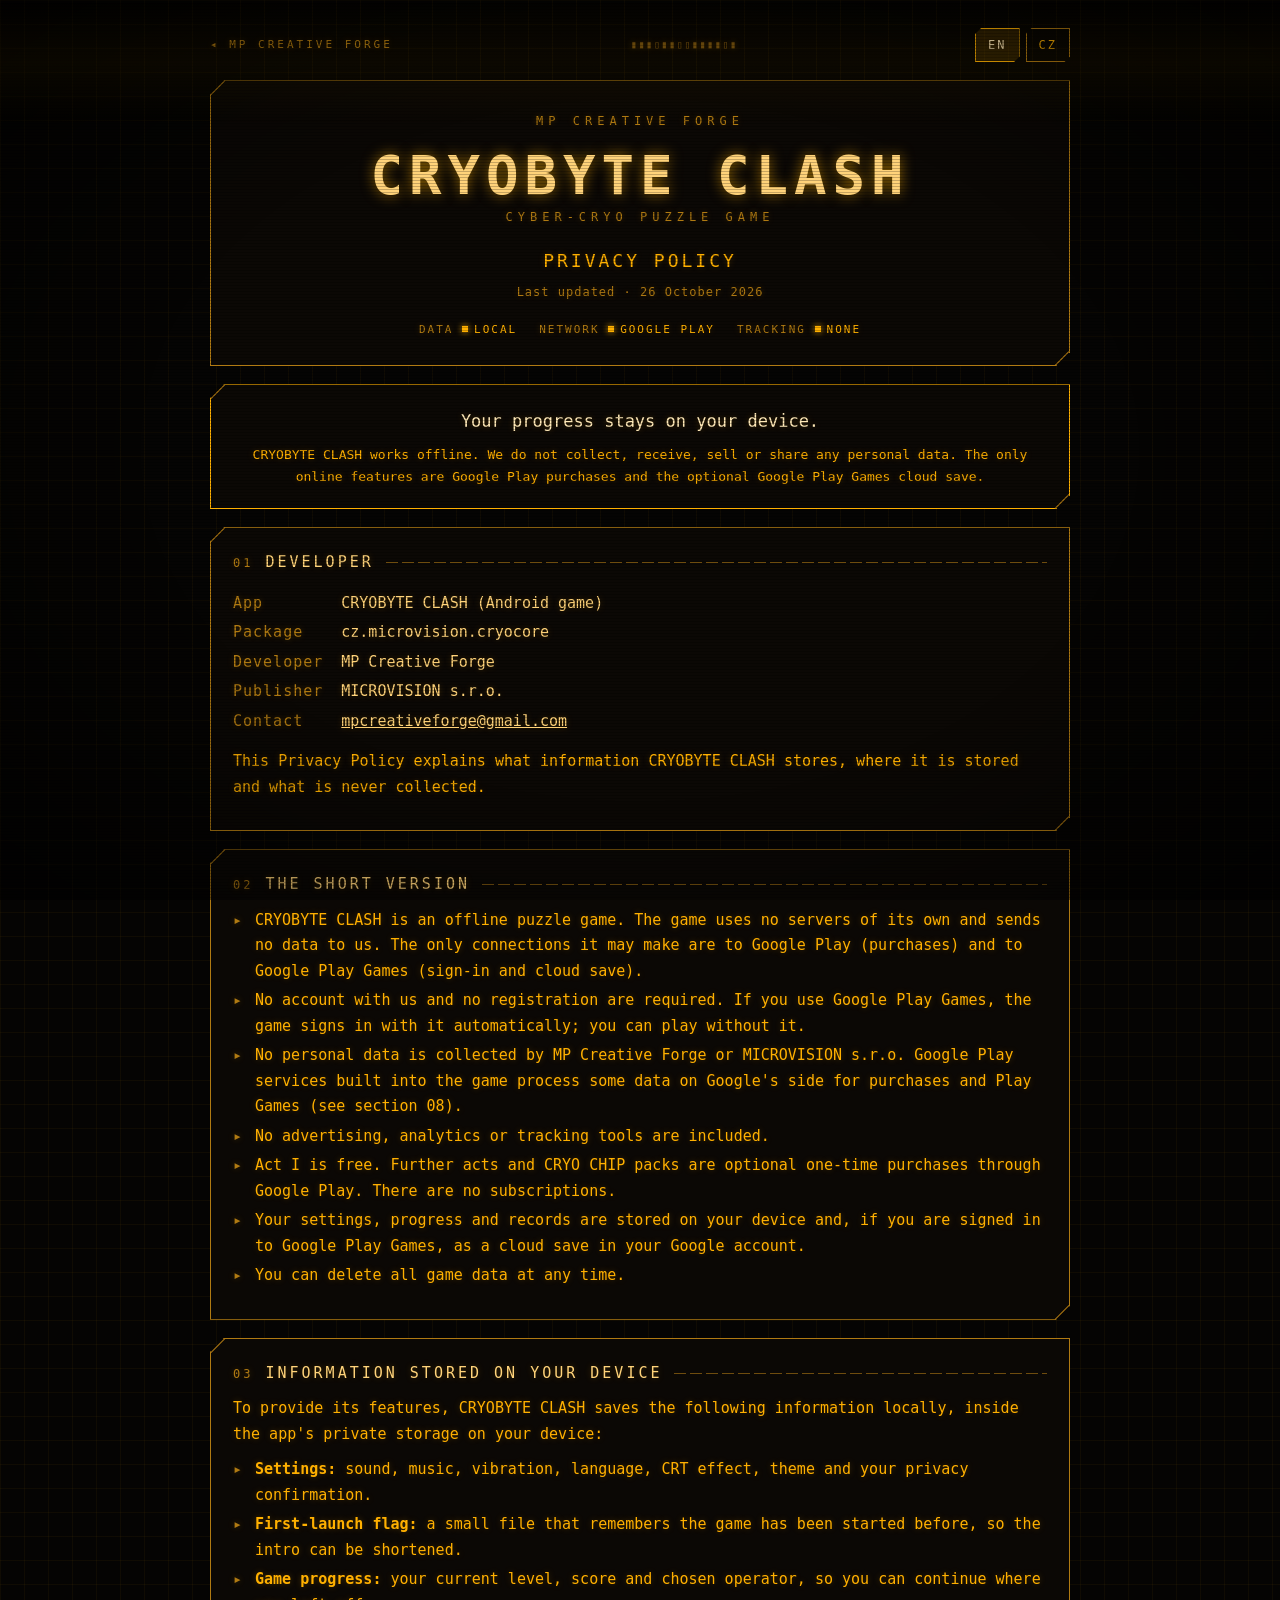
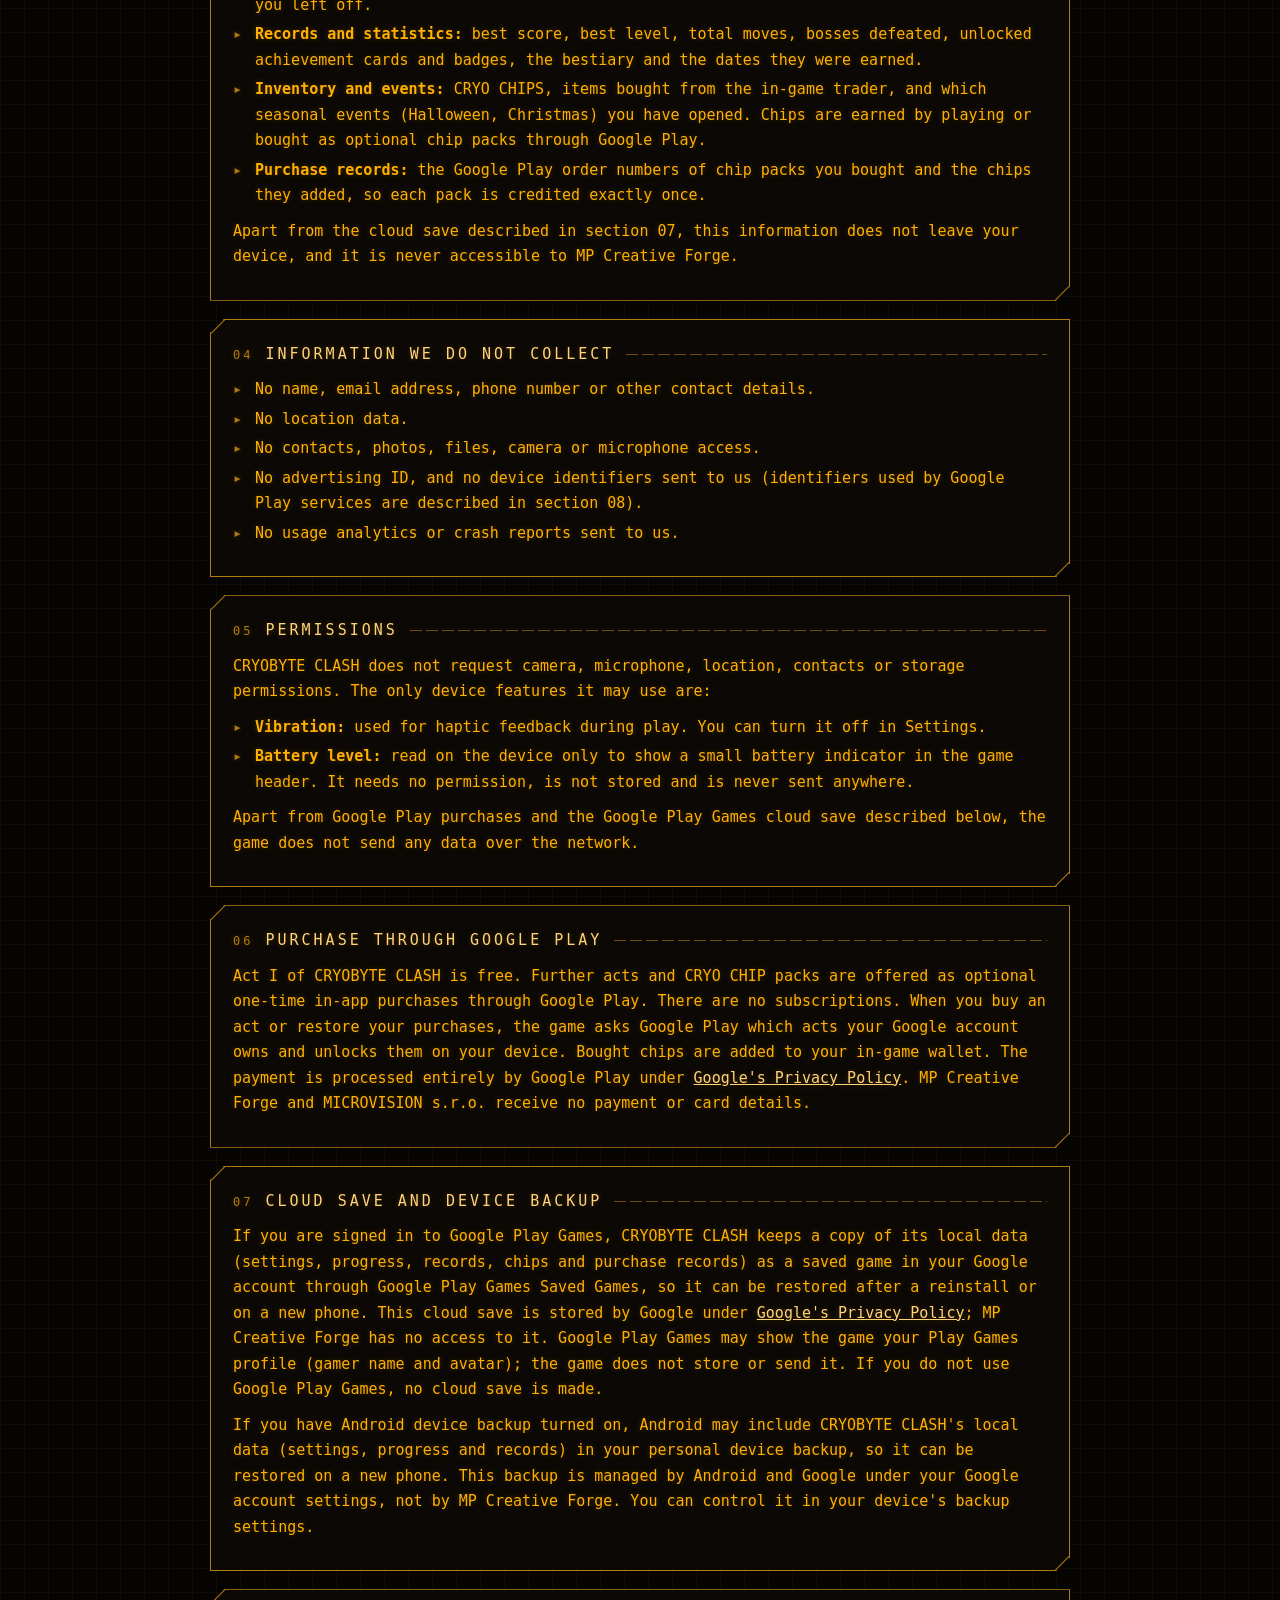
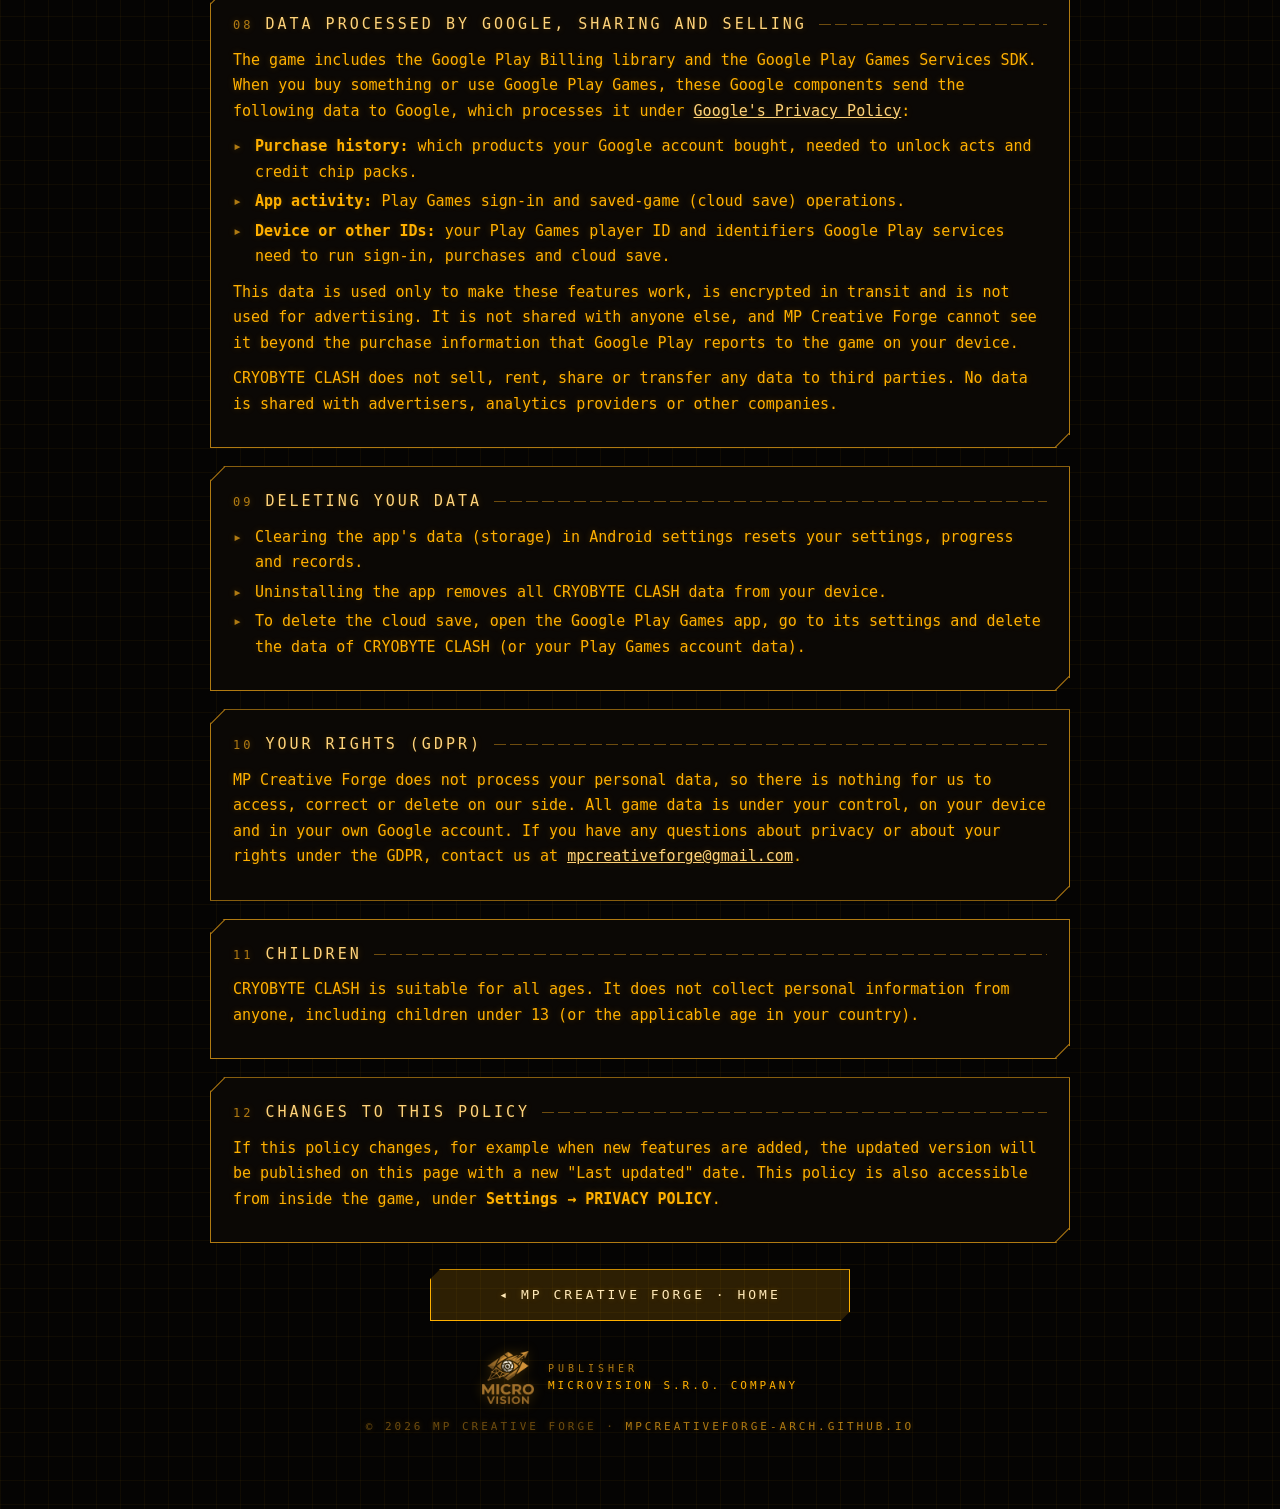
<file: privacy/cryocore/index.html>
<!doctype html>
<html lang="en">
<head>
<meta charset="utf-8">
<meta name="viewport" content="width=device-width, initial-scale=1">
<title>CRYOBYTE CLASH | MP Creative Forge</title>
<link rel="canonical" href="https://mpcreativeforge-arch.github.io/privacy/cryobyte-clash/">
<meta http-equiv="refresh" content="0; url=https://mpcreativeforge-arch.github.io/privacy/cryobyte-clash/">
<meta name="robots" content="noindex">
<script>location.replace("https://mpcreativeforge-arch.github.io/privacy/cryobyte-clash/" + location.search + location.hash);</script>
<style>body{margin:0;background:#050403;color:#ffb000;font:16px monospace;padding:24px}a{color:#7fe3ff}</style>
</head>
<body>
<p>CRYOCORE is now CRYOBYTE CLASH. <a href="https://mpcreativeforge-arch.github.io/privacy/cryobyte-clash/">Continue</a></p>
</body>
</html>
</file>
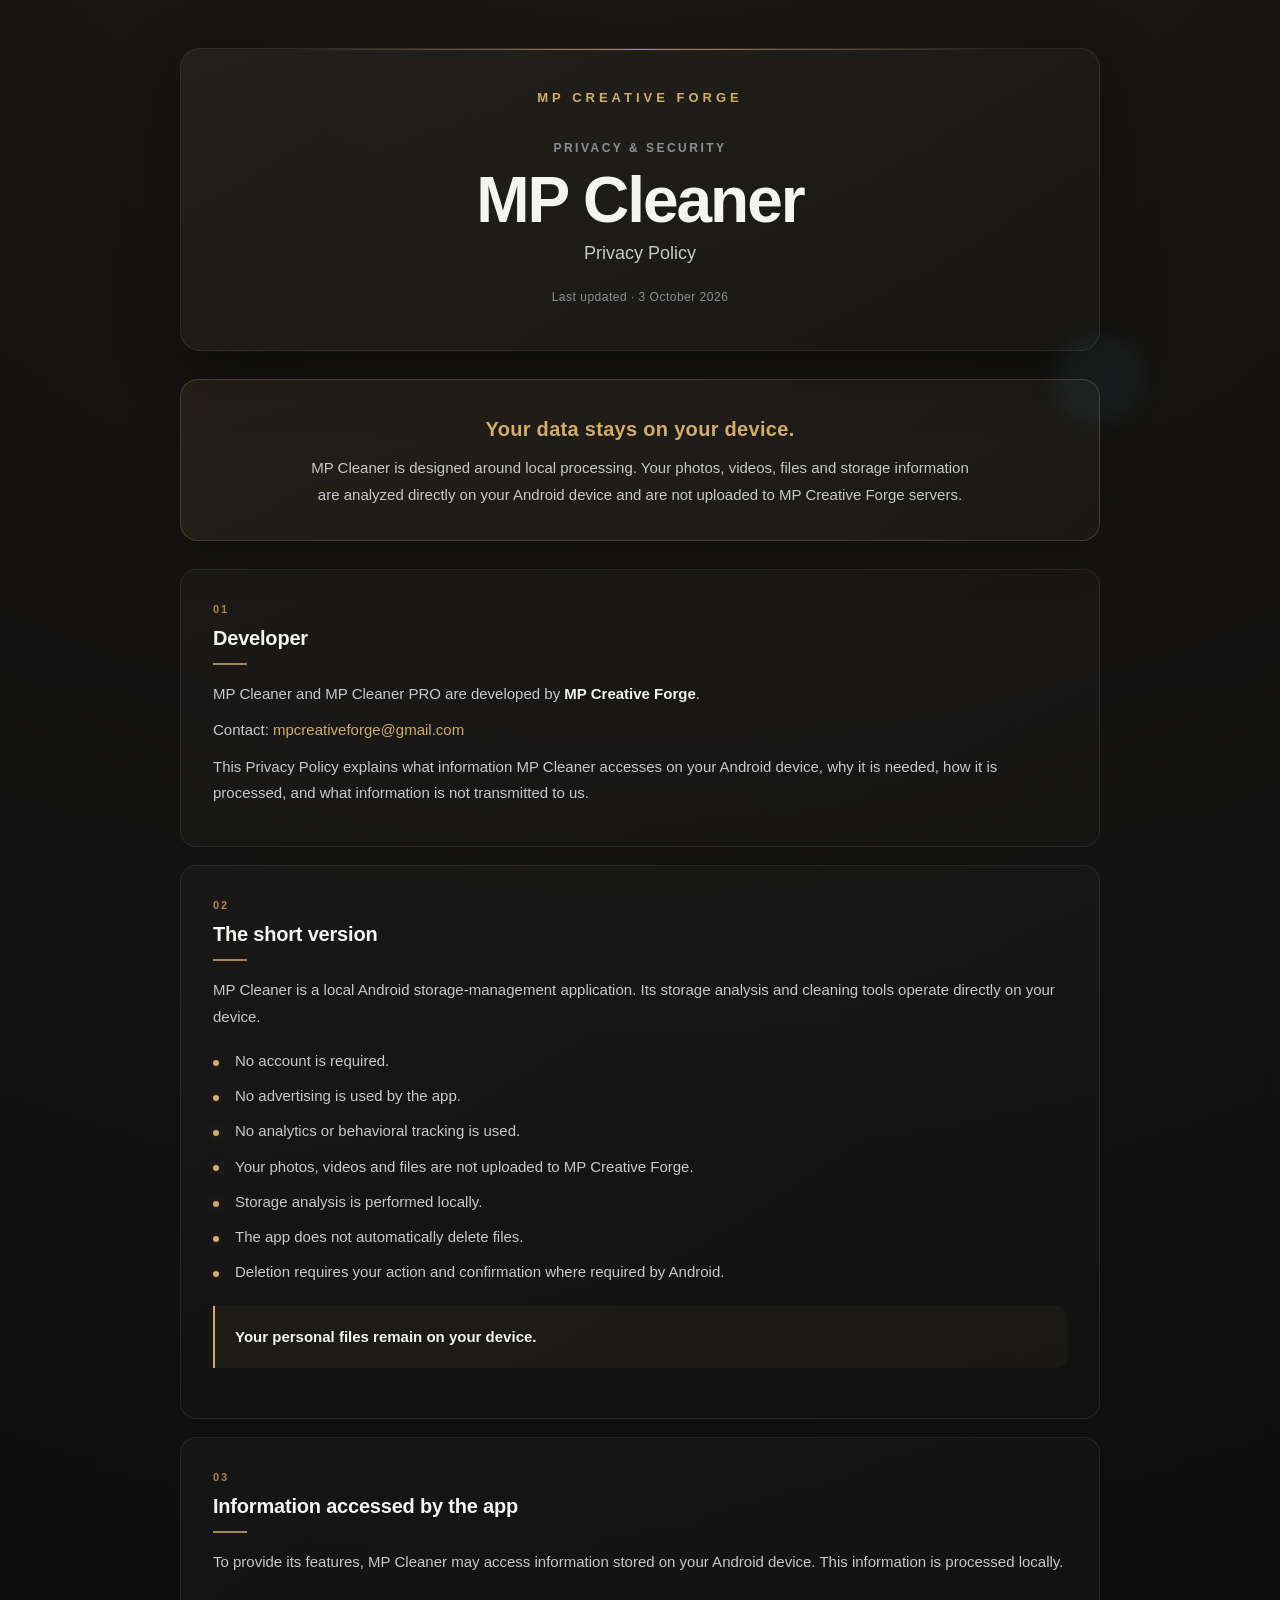
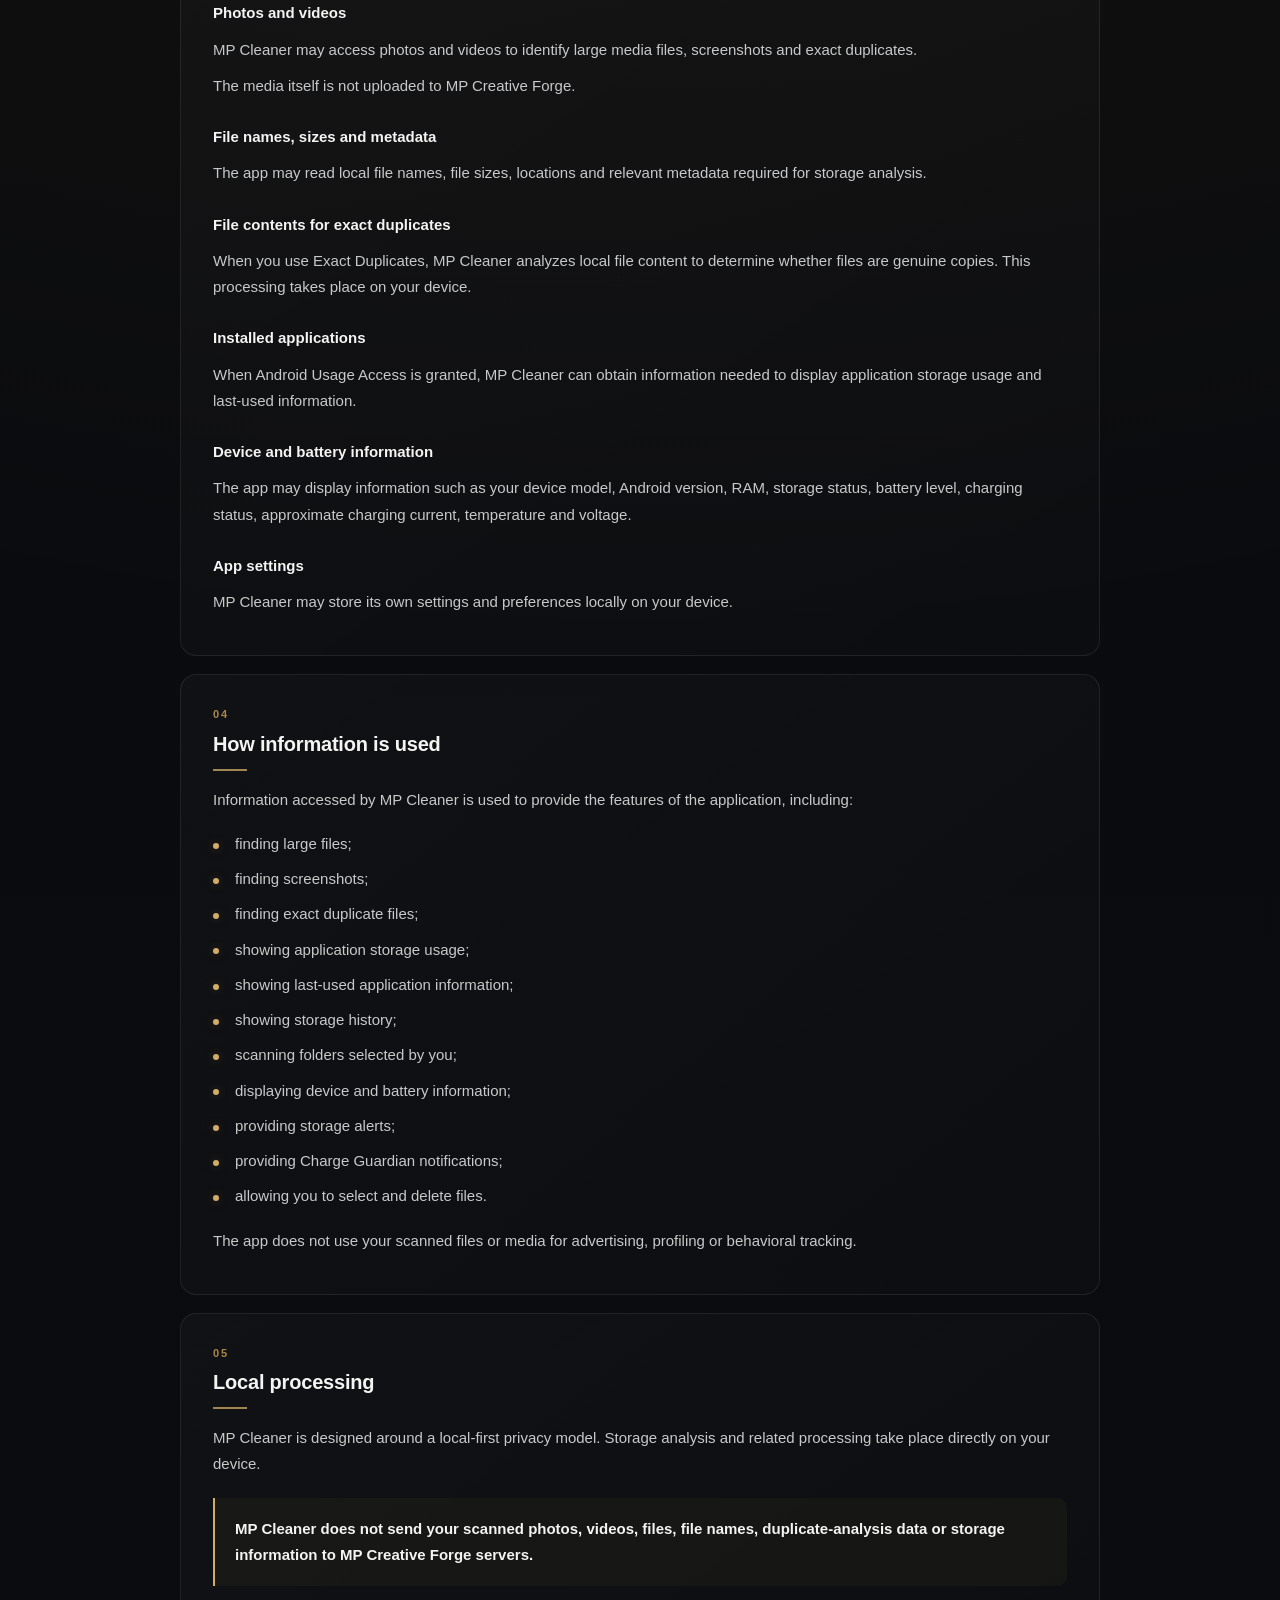
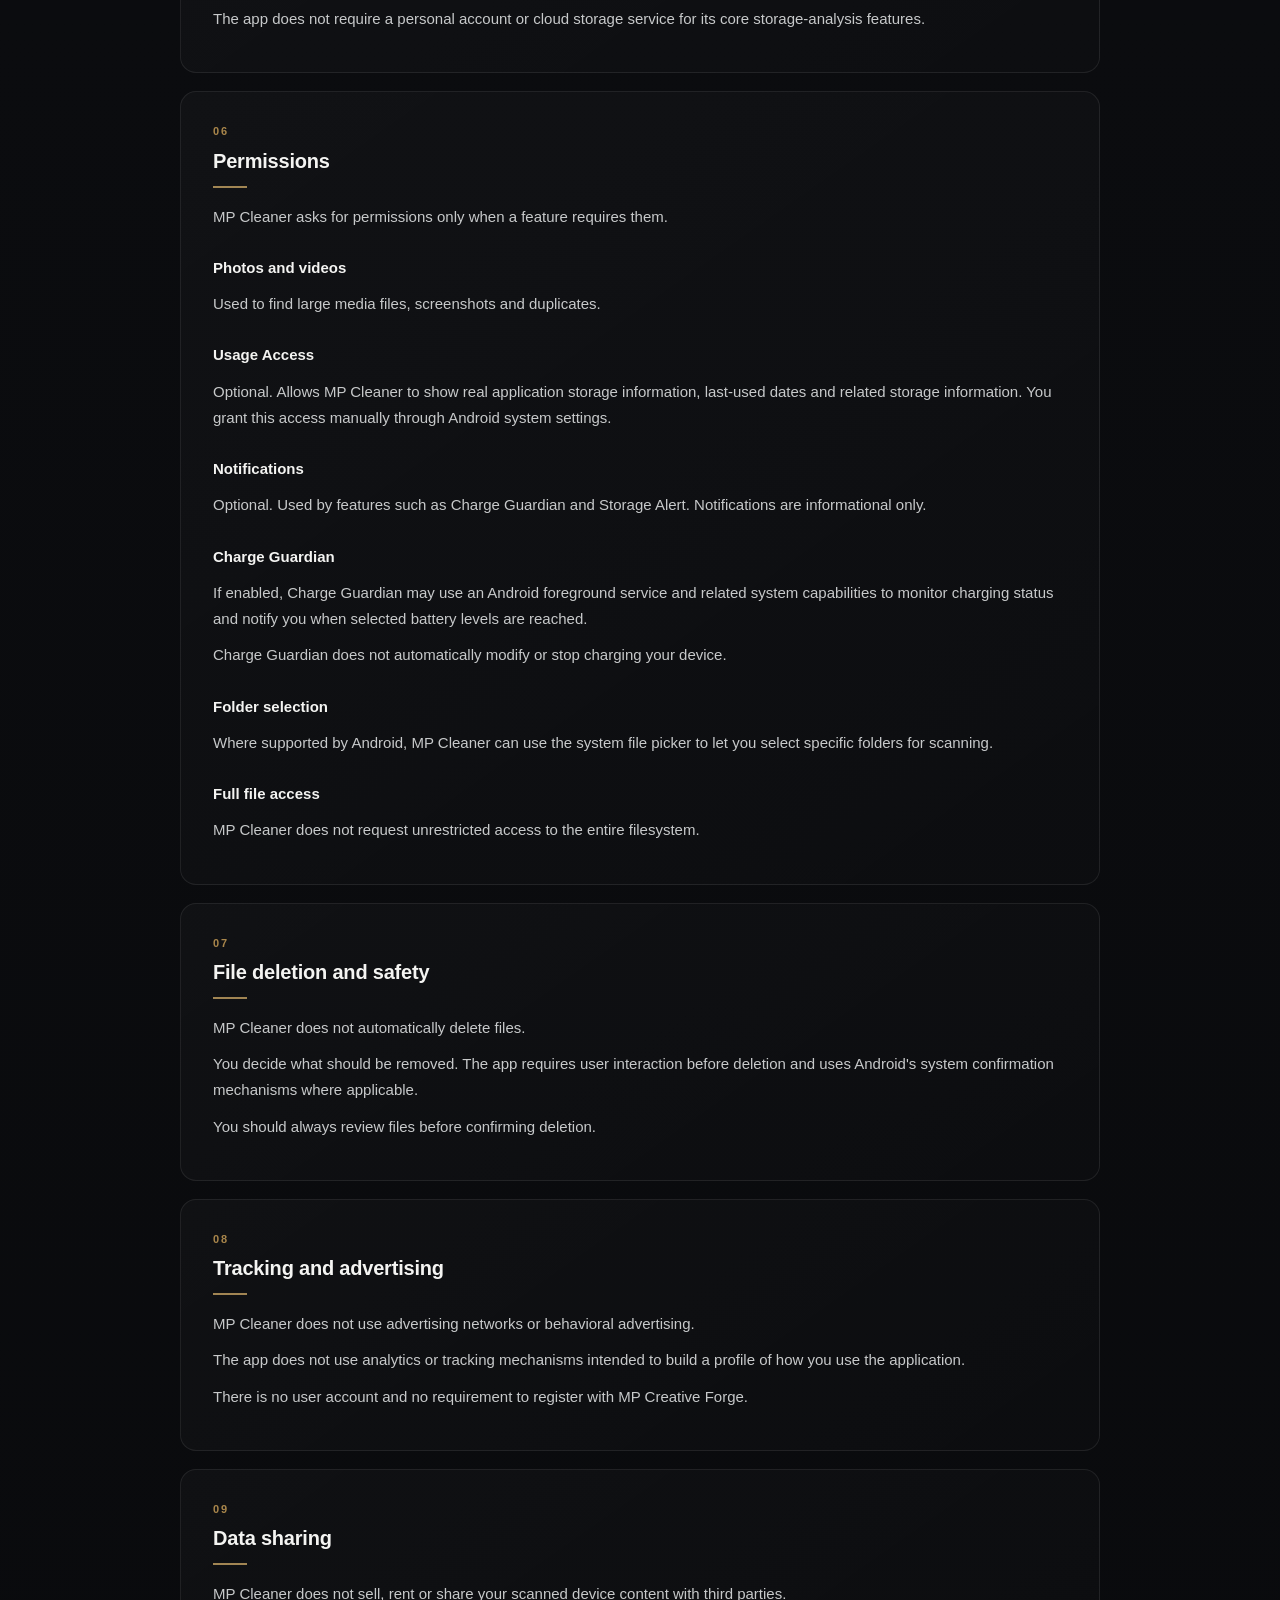
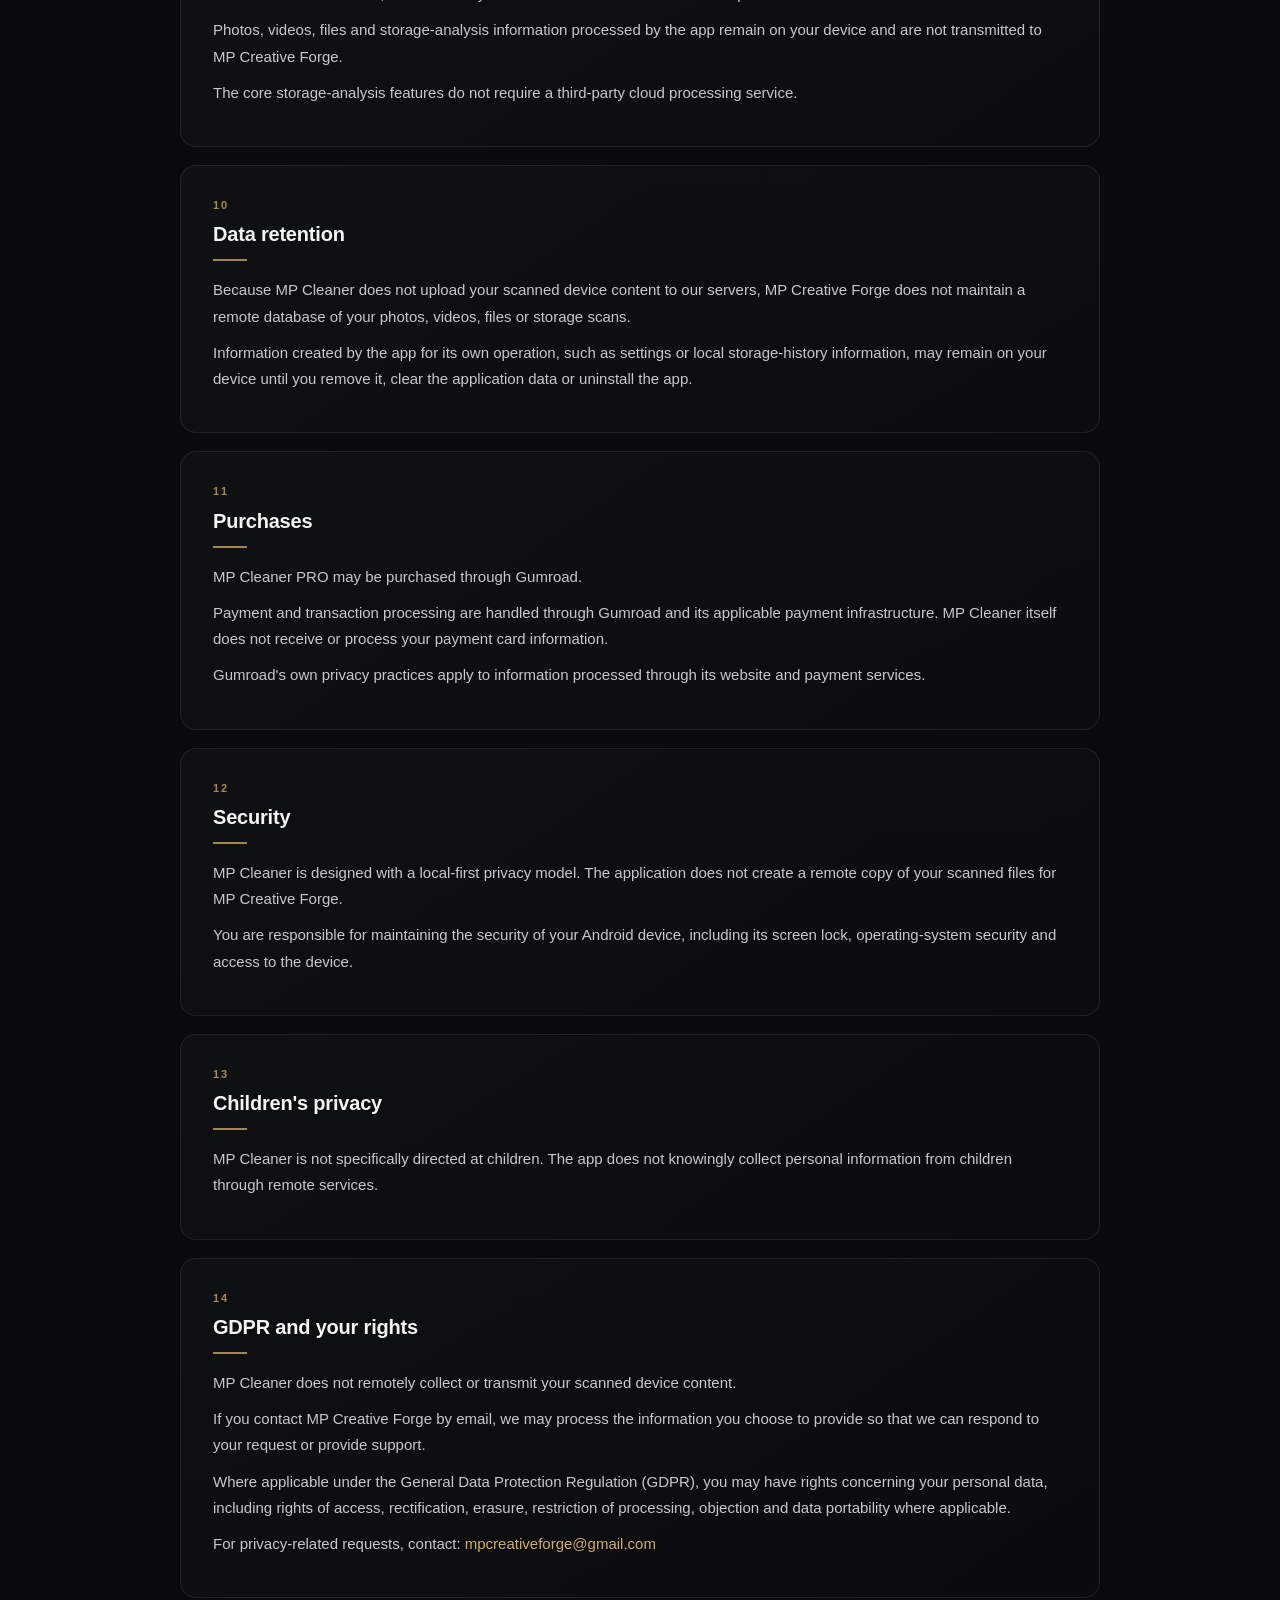
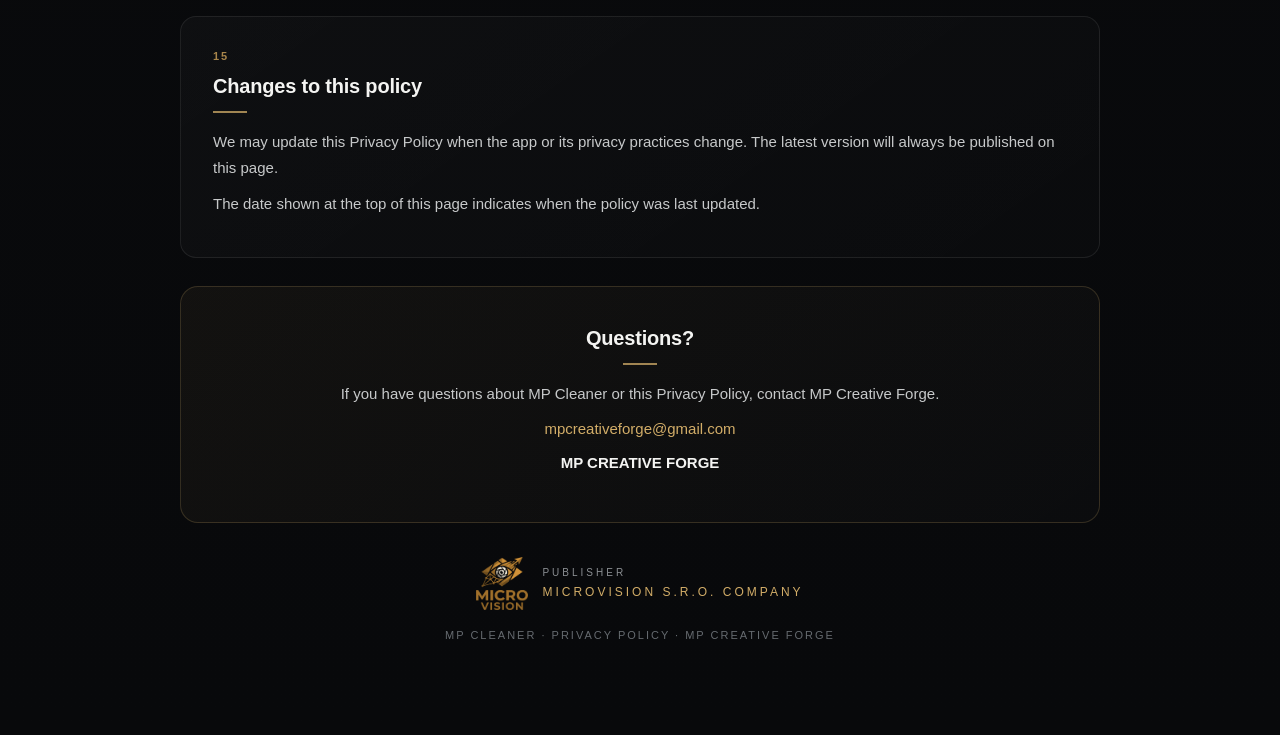
<file: privacy/mp-cleaner/index.html>
<!doctype html>
<html lang="en">
<head>
<meta charset="utf-8">
<meta name="viewport" content="width=device-width, initial-scale=1">

<meta name="description"
      content="Privacy Policy for MP Cleaner and MP Cleaner PRO by MP Creative Forge.">

<title>MP Cleaner — Privacy Policy | MP Creative Forge</title>

<style>

:root {
  --bg: #090a0c;
  --bg-soft: #0e1013;
  --panel: #121418;
  --panel-2: #15181d;
  --border: rgba(255,255,255,.08);

  --text: #f4f4f2;
  --text-soft: #c7c9ca;
  --muted: #8c9094;

  --gold: #d2ad68;
  --gold-soft: #a9864b;
  --cyan: #62b9d4;

  --shadow: 0 18px 60px rgba(0,0,0,.35);
}

* {
  box-sizing: border-box;
}

html {
  scroll-behavior: smooth;
}

body {
  margin: 0;
  background:
    radial-gradient(
      circle at 50% -10%,
      rgba(210,173,104,.10),
      transparent 38%
    ),
    linear-gradient(
      180deg,
      #090a0c 0%,
      #0b0c0f 45%,
      #08090b 100%
    );

  color: var(--text);

  font-family:
    Inter,
    -apple-system,
    BlinkMacSystemFont,
    "Segoe UI",
    Roboto,
    Arial,
    sans-serif;

  line-height: 1.75;
}

/* --------------------------------
   PAGE
-------------------------------- */

.page {
  width: min(100% - 32px, 920px);
  margin: 0 auto;
  padding: 48px 0 90px;
}

/* --------------------------------
   HEADER
-------------------------------- */

.header {
  position: relative;

  padding: 38px 34px 42px;

  border: 1px solid var(--border);
  border-radius: 20px;

  background:
    linear-gradient(
      145deg,
      rgba(255,255,255,.045),
      rgba(255,255,255,.012)
    );

  box-shadow: var(--shadow);

  overflow: hidden;

  text-align: center;
}

.header::before {
  content: "";
  position: absolute;

  left: 12%;
  right: 12%;
  top: 0;

  height: 1px;

  background:
    linear-gradient(
      90deg,
      transparent,
      var(--gold),
      transparent
    );

  opacity: .8;
}

.brand {
  color: var(--gold);

  font-size: 13px;
  font-weight: 700;

  letter-spacing: 4px;
  text-transform: uppercase;
}

.header-label {
  margin-top: 28px;

  color: var(--muted);

  font-size: 12px;
  font-weight: 600;

  letter-spacing: 2.5px;
  text-transform: uppercase;
}

h1 {
  margin: 8px 0 4px;

  font-size: clamp(38px, 8vw, 64px);
  line-height: 1.05;

  letter-spacing: -2px;
}

.subtitle {
  color: var(--text-soft);

  font-size: 18px;
}

.updated {
  margin-top: 18px;

  color: var(--muted);

  font-size: 12px;
  letter-spacing: .5px;
}

/* --------------------------------
   PRIVACY STATEMENT
-------------------------------- */

.hero {
  position: relative;

  margin: 28px 0;

  padding: 32px 34px;

  border: 1px solid rgba(210,173,104,.24);
  border-radius: 18px;

  background:
    linear-gradient(
      135deg,
      rgba(210,173,104,.075),
      rgba(255,255,255,.025)
    );

  box-shadow: 0 12px 45px rgba(0,0,0,.25);

  text-align: center;
}

.hero::after {
  content: "";

  position: absolute;

  width: 90px;
  height: 90px;

  right: -45px;
  top: -45px;

  border-radius: 50%;

  background: rgba(98,185,212,.06);

  filter: blur(10px);
}

.hero-title {
  color: var(--gold);

  font-size: 20px;
  font-weight: 700;

  letter-spacing: .3px;
}

.hero-text {
  max-width: 680px;

  margin: 8px auto 0;

  color: var(--text-soft);

  font-size: 15px;
}

/* --------------------------------
   SECTIONS
-------------------------------- */

section {
  margin-top: 18px;

  padding: 30px 32px;

  border: 1px solid var(--border);
  border-radius: 16px;

  background:
    linear-gradient(
      145deg,
      rgba(255,255,255,.027),
      rgba(255,255,255,.012)
    );
}

.section-number {
  display: block;

  margin-bottom: 6px;

  color: var(--gold-soft);

  font-size: 11px;
  font-weight: 700;

  letter-spacing: 2px;
}

h2 {
  margin: 0 0 16px;

  color: var(--text);

  font-size: 20px;
  line-height: 1.3;

  letter-spacing: -.2px;
}

h2::after {
  content: "";

  display: block;

  width: 34px;
  height: 2px;

  margin-top: 12px;

  background: var(--gold);

  opacity: .75;
}

h3 {
  margin: 25px 0 7px;

  color: var(--text);

  font-size: 15px;
}

p {
  margin: 10px 0;

  color: var(--text-soft);

  font-size: 15px;
}

strong {
  color: var(--text);
}

/* --------------------------------
   LIST
-------------------------------- */

ul {
  margin: 18px 0;
  padding: 0;

  list-style: none;
}

li {
  position: relative;

  margin: 9px 0;
  padding-left: 22px;

  color: var(--text-soft);

  font-size: 15px;
}

li::before {
  content: "";

  position: absolute;

  left: 0;
  top: .78em;

  width: 6px;
  height: 6px;

  border-radius: 50%;

  background: var(--gold);

  box-shadow: 0 0 10px rgba(210,173,104,.25);
}

/* --------------------------------
   FEATURE BOX
-------------------------------- */

.note {
  margin: 20px 0;

  padding: 18px 20px;

  border-left: 2px solid var(--gold);

  border-radius: 0 10px 10px 0;

  background: rgba(210,173,104,.045);
}

.note p {
  margin: 0;
}

/* --------------------------------
   LINKS
-------------------------------- */

a {
  color: var(--gold);

  text-decoration: none;

  transition: .2s ease;
}

a:hover {
  color: #f0d59b;
  text-decoration: underline;
}

/* --------------------------------
   CONTACT
-------------------------------- */

.contact {
  margin-top: 28px;

  padding: 38px 32px;

  border: 1px solid rgba(210,173,104,.20);
  border-radius: 18px;

  background:
    linear-gradient(
      145deg,
      rgba(210,173,104,.055),
      rgba(255,255,255,.015)
    );

  text-align: center;
}

.contact h2::after {
  margin-left: auto;
  margin-right: auto;
}

.contact p {
  margin: 8px 0;
}

/* --------------------------------
   FOOTER
-------------------------------- */

.footer {
  margin-top: 34px;

  text-align: center;

  color: #666b70;

  font-size: 11px;
  letter-spacing: 2px;
  text-transform: uppercase;
}

.publisher {
  display: flex;
  align-items: center;
  justify-content: center;
  gap: 14px;
  margin-bottom: 16px;
  text-align: left;
}

.publisher img {
  width: 52px;
  height: auto;
}

.publisher span { display: block; }
.publisher .pl { font-size: 10px; letter-spacing: 3px; color: var(--muted); }
.publisher .pn { color: var(--gold); letter-spacing: 3px; font-size: 12px; }

/* --------------------------------
   MOBILE
-------------------------------- */

@media (max-width: 600px) {

  .page {
    width: min(100% - 20px, 920px);
    padding-top: 20px;
  }

  .header {
    padding: 30px 20px 34px;
    border-radius: 16px;
  }

  .brand {
    font-size: 11px;
    letter-spacing: 3px;
  }

  h1 {
    font-size: 42px;
  }

  .subtitle {
    font-size: 16px;
  }

  .hero {
    padding: 26px 20px;
    border-radius: 15px;
  }

  section {
    padding: 25px 21px;
    border-radius: 14px;
  }

  h2 {
    font-size: 19px;
  }

  p,
  li {
    font-size: 14px;
  }

  .contact {
    padding: 30px 20px;
  }
}

</style>
</head>

<body>

<main class="page">

<!-- HEADER -->

<header class="header">

  <div class="brand">
    MP CREATIVE FORGE
  </div>

  <div class="header-label">
    Privacy &amp; Security
  </div>

  <h1>MP Cleaner</h1>

  <div class="subtitle">
    Privacy Policy
  </div>

  <div class="updated">
    Last updated · 3 October 2026
  </div>

</header>


<!-- CORE PRIVACY MESSAGE -->

<div class="hero">

  <div class="hero-title">
    Your data stays on your device.
  </div>

  <div class="hero-text">
    MP Cleaner is designed around local processing.
    Your photos, videos, files and storage information are analyzed
    directly on your Android device and are not uploaded to
    MP Creative Forge servers.
  </div>

</div>


<!-- 01 -->

<section>

<span class="section-number">01</span>

<h2>Developer</h2>

<p>
MP Cleaner and MP Cleaner PRO are developed by
<strong>MP Creative Forge</strong>.
</p>

<p>
Contact:
<a href="mailto:mpcreativeforge@gmail.com">
mpcreativeforge@gmail.com
</a>
</p>

<p>
This Privacy Policy explains what information MP Cleaner accesses
on your Android device, why it is needed, how it is processed,
and what information is not transmitted to us.
</p>

</section>


<!-- 02 -->

<section>

<span class="section-number">02</span>

<h2>The short version</h2>

<p>
MP Cleaner is a local Android storage-management application.
Its storage analysis and cleaning tools operate directly on your device.
</p>

<ul>

<li>No account is required.</li>

<li>No advertising is used by the app.</li>

<li>No analytics or behavioral tracking is used.</li>

<li>Your photos, videos and files are not uploaded to MP Creative Forge.</li>

<li>Storage analysis is performed locally.</li>

<li>The app does not automatically delete files.</li>

<li>Deletion requires your action and confirmation where required by Android.</li>

</ul>

<div class="note">

<p>
<strong>Your personal files remain on your device.</strong>
</p>

</div>

</section>


<!-- 03 -->

<section>

<span class="section-number">03</span>

<h2>Information accessed by the app</h2>

<p>
To provide its features, MP Cleaner may access information stored
on your Android device. This information is processed locally.
</p>

<h3>Photos and videos</h3>

<p>
MP Cleaner may access photos and videos to identify large media files,
screenshots and exact duplicates.
</p>

<p>
The media itself is not uploaded to MP Creative Forge.
</p>

<h3>File names, sizes and metadata</h3>

<p>
The app may read local file names, file sizes, locations and relevant
metadata required for storage analysis.
</p>

<h3>File contents for exact duplicates</h3>

<p>
When you use Exact Duplicates, MP Cleaner analyzes local file content
to determine whether files are genuine copies.
This processing takes place on your device.
</p>

<h3>Installed applications</h3>

<p>
When Android Usage Access is granted, MP Cleaner can obtain information
needed to display application storage usage and last-used information.
</p>

<h3>Device and battery information</h3>

<p>
The app may display information such as your device model,
Android version, RAM, storage status, battery level, charging status,
approximate charging current, temperature and voltage.
</p>

<h3>App settings</h3>

<p>
MP Cleaner may store its own settings and preferences locally on your device.
</p>

</section>


<!-- 04 -->

<section>

<span class="section-number">04</span>

<h2>How information is used</h2>

<p>
Information accessed by MP Cleaner is used to provide the features
of the application, including:
</p>

<ul>

<li>finding large files;</li>

<li>finding screenshots;</li>

<li>finding exact duplicate files;</li>

<li>showing application storage usage;</li>

<li>showing last-used application information;</li>

<li>showing storage history;</li>

<li>scanning folders selected by you;</li>

<li>displaying device and battery information;</li>

<li>providing storage alerts;</li>

<li>providing Charge Guardian notifications;</li>

<li>allowing you to select and delete files.</li>

</ul>

<p>
The app does not use your scanned files or media for advertising,
profiling or behavioral tracking.
</p>

</section>


<!-- 05 -->

<section>

<span class="section-number">05</span>

<h2>Local processing</h2>

<p>
MP Cleaner is designed around a local-first privacy model.
Storage analysis and related processing take place directly on your device.
</p>

<div class="note">

<p>
<strong>
MP Cleaner does not send your scanned photos, videos, files,
file names, duplicate-analysis data or storage information
to MP Creative Forge servers.
</strong>
</p>

</div>

<p>
The app does not require a personal account or cloud storage service
for its core storage-analysis features.
</p>

</section>


<!-- 06 -->

<section>

<span class="section-number">06</span>

<h2>Permissions</h2>

<p>
MP Cleaner asks for permissions only when a feature requires them.
</p>

<h3>Photos and videos</h3>

<p>
Used to find large media files, screenshots and duplicates.
</p>

<h3>Usage Access</h3>

<p>
Optional. Allows MP Cleaner to show real application storage information,
last-used dates and related storage information.
You grant this access manually through Android system settings.
</p>

<h3>Notifications</h3>

<p>
Optional. Used by features such as Charge Guardian and Storage Alert.
Notifications are informational only.
</p>

<h3>Charge Guardian</h3>

<p>
If enabled, Charge Guardian may use an Android foreground service
and related system capabilities to monitor charging status and notify
you when selected battery levels are reached.
</p>

<p>
Charge Guardian does not automatically modify or stop charging your device.
</p>

<h3>Folder selection</h3>

<p>
Where supported by Android, MP Cleaner can use the system file picker
to let you select specific folders for scanning.
</p>

<h3>Full file access</h3>

<p>
MP Cleaner does not request unrestricted access to the entire filesystem.
</p>

</section>


<!-- 07 -->

<section>

<span class="section-number">07</span>

<h2>File deletion and safety</h2>

<p>
MP Cleaner does not automatically delete files.
</p>

<p>
You decide what should be removed.
The app requires user interaction before deletion and uses Android's
system confirmation mechanisms where applicable.
</p>

<p>
You should always review files before confirming deletion.
</p>

</section>


<!-- 08 -->

<section>

<span class="section-number">08</span>

<h2>Tracking and advertising</h2>

<p>
MP Cleaner does not use advertising networks or behavioral advertising.
</p>

<p>
The app does not use analytics or tracking mechanisms intended to build
a profile of how you use the application.
</p>

<p>
There is no user account and no requirement to register with
MP Creative Forge.
</p>

</section>


<!-- 09 -->

<section>

<span class="section-number">09</span>

<h2>Data sharing</h2>

<p>
MP Cleaner does not sell, rent or share your scanned device content
with third parties.
</p>

<p>
Photos, videos, files and storage-analysis information processed by
the app remain on your device and are not transmitted to
MP Creative Forge.
</p>

<p>
The core storage-analysis features do not require a third-party
cloud processing service.
</p>

</section>


<!-- 10 -->

<section>

<span class="section-number">10</span>

<h2>Data retention</h2>

<p>
Because MP Cleaner does not upload your scanned device content
to our servers, MP Creative Forge does not maintain a remote database
of your photos, videos, files or storage scans.
</p>

<p>
Information created by the app for its own operation, such as settings
or local storage-history information, may remain on your device until
you remove it, clear the application data or uninstall the app.
</p>

</section>


<!-- 11 -->

<section>

<span class="section-number">11</span>

<h2>Purchases</h2>

<p>
MP Cleaner PRO may be purchased through Gumroad.
</p>

<p>
Payment and transaction processing are handled through Gumroad
and its applicable payment infrastructure.
MP Cleaner itself does not receive or process your payment card information.
</p>

<p>
Gumroad's own privacy practices apply to information processed through
its website and payment services.
</p>

</section>


<!-- 12 -->

<section>

<span class="section-number">12</span>

<h2>Security</h2>

<p>
MP Cleaner is designed with a local-first privacy model.
The application does not create a remote copy of your scanned files
for MP Creative Forge.
</p>

<p>
You are responsible for maintaining the security of your Android device,
including its screen lock, operating-system security and access to the device.
</p>

</section>


<!-- 13 -->

<section>

<span class="section-number">13</span>

<h2>Children's privacy</h2>

<p>
MP Cleaner is not specifically directed at children.
The app does not knowingly collect personal information from children
through remote services.
</p>

</section>


<!-- 14 -->

<section>

<span class="section-number">14</span>

<h2>GDPR and your rights</h2>

<p>
MP Cleaner does not remotely collect or transmit your scanned device content.
</p>

<p>
If you contact MP Creative Forge by email, we may process the information
you choose to provide so that we can respond to your request or provide support.
</p>

<p>
Where applicable under the General Data Protection Regulation (GDPR),
you may have rights concerning your personal data, including rights of access,
rectification, erasure, restriction of processing, objection and data portability
where applicable.
</p>

<p>
For privacy-related requests, contact:
<a href="mailto:mpcreativeforge@gmail.com">
mpcreativeforge@gmail.com
</a>
</p>

</section>


<!-- 15 -->

<section>

<span class="section-number">15</span>

<h2>Changes to this policy</h2>

<p>
We may update this Privacy Policy when the app or its privacy practices change.
The latest version will always be published on this page.
</p>

<p>
The date shown at the top of this page indicates when the policy was last updated.
</p>

</section>


<!-- CONTACT -->

<div class="contact">

<h2>Questions?</h2>

<p>
If you have questions about MP Cleaner or this Privacy Policy,
contact MP Creative Forge.
</p>

<p>
<a href="mailto:mpcreativeforge@gmail.com">
mpcreativeforge@gmail.com
</a>
</p>

<p>
<strong>MP CREATIVE FORGE</strong>
</p>

</div>


<footer class="footer">

<div class="publisher">
  <img src="../../assets/microvision-logo.png" alt="MICROVISION s.r.o. logo" width="260" height="263">
  <div>
    <span class="pl">Publisher</span>
    <span class="pn">MICROVISION S.R.O. COMPANY</span>
  </div>
</div>

MP CLEANER · PRIVACY POLICY · MP CREATIVE FORGE

</footer>

</main>

</body>
</html>
</file>
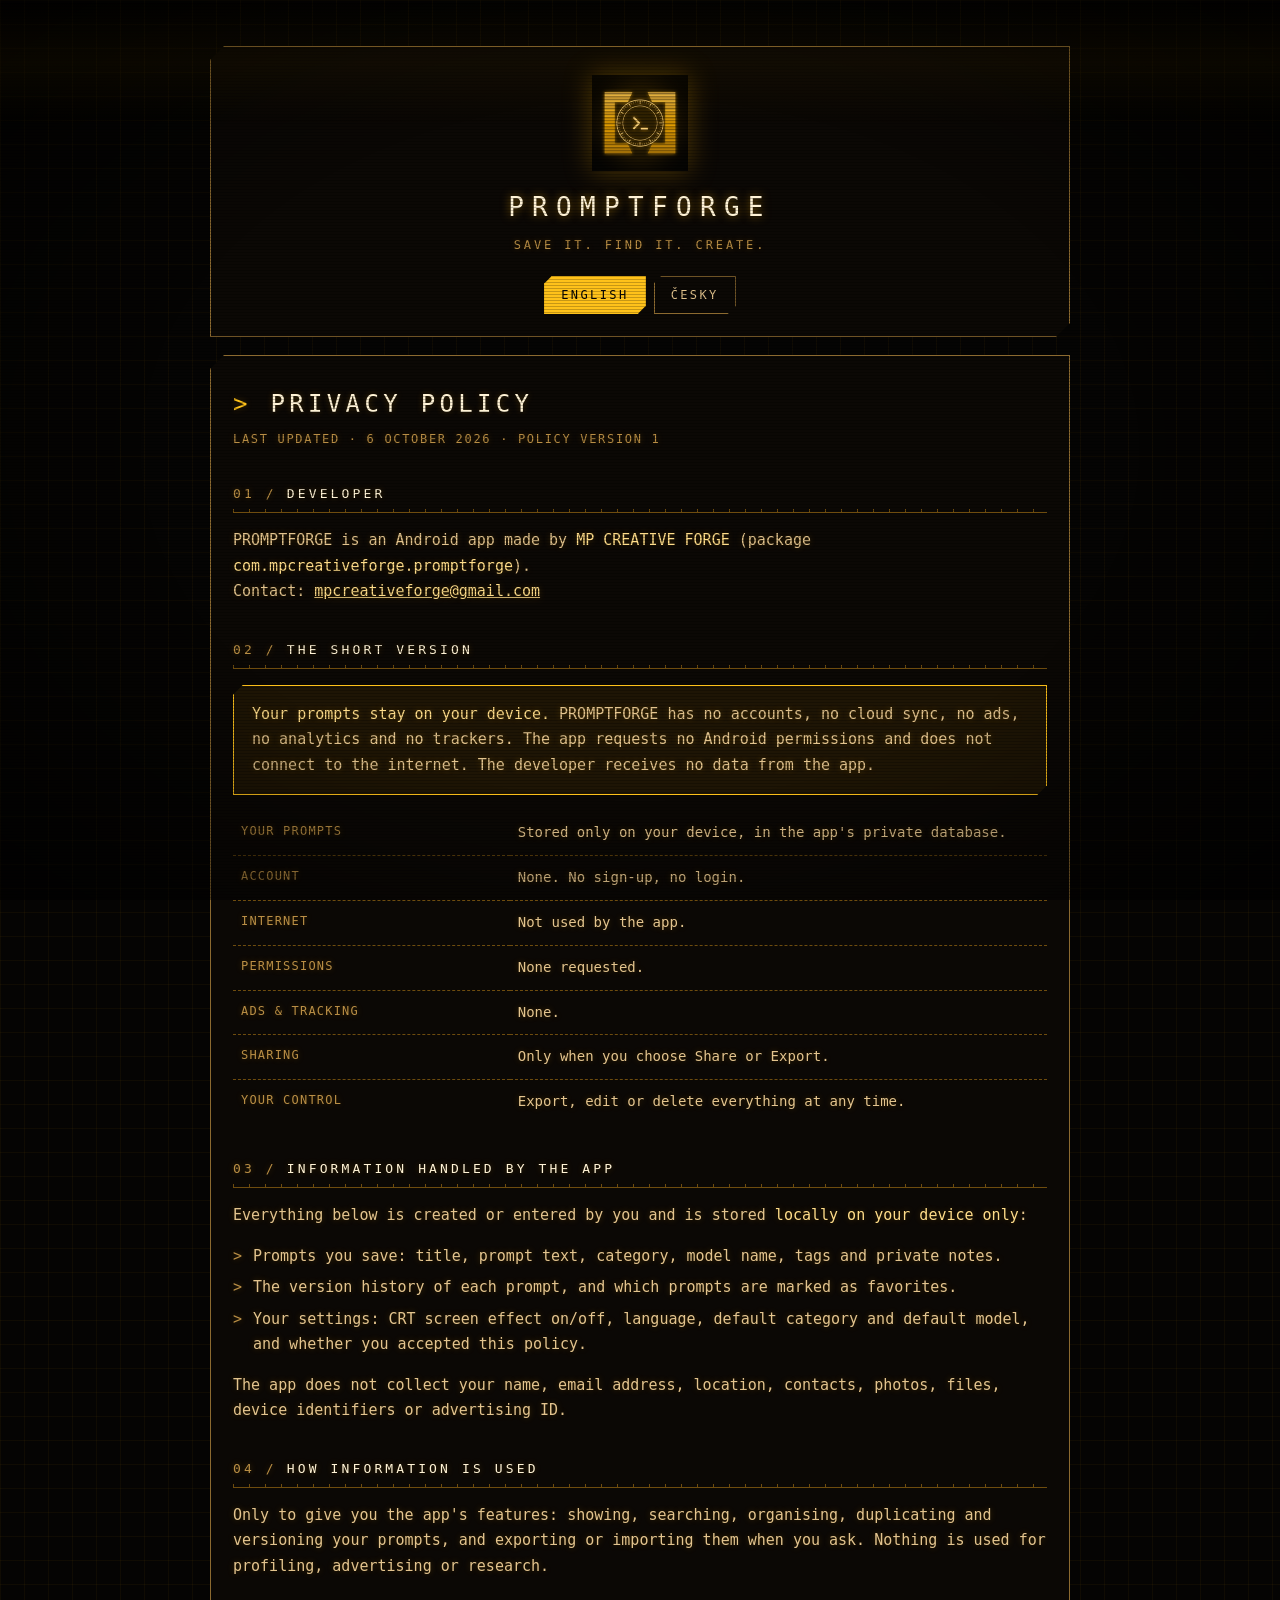
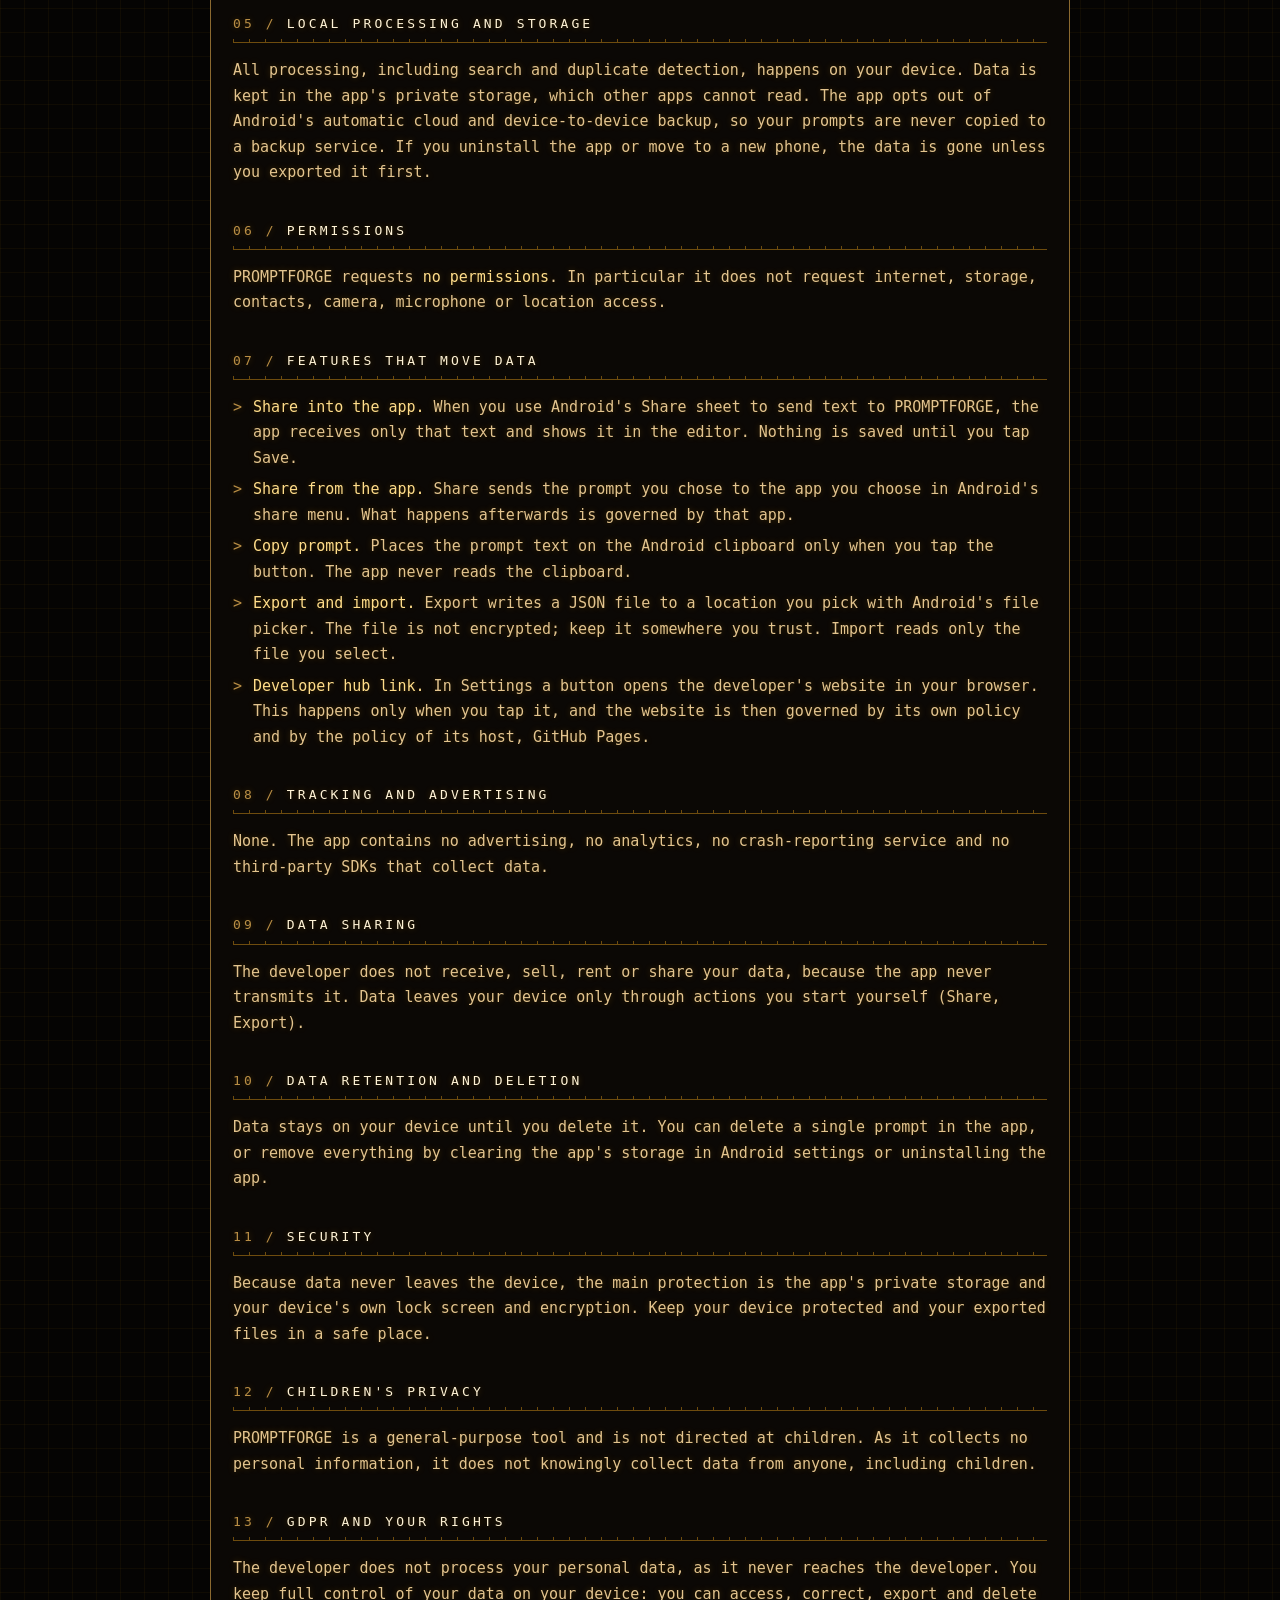
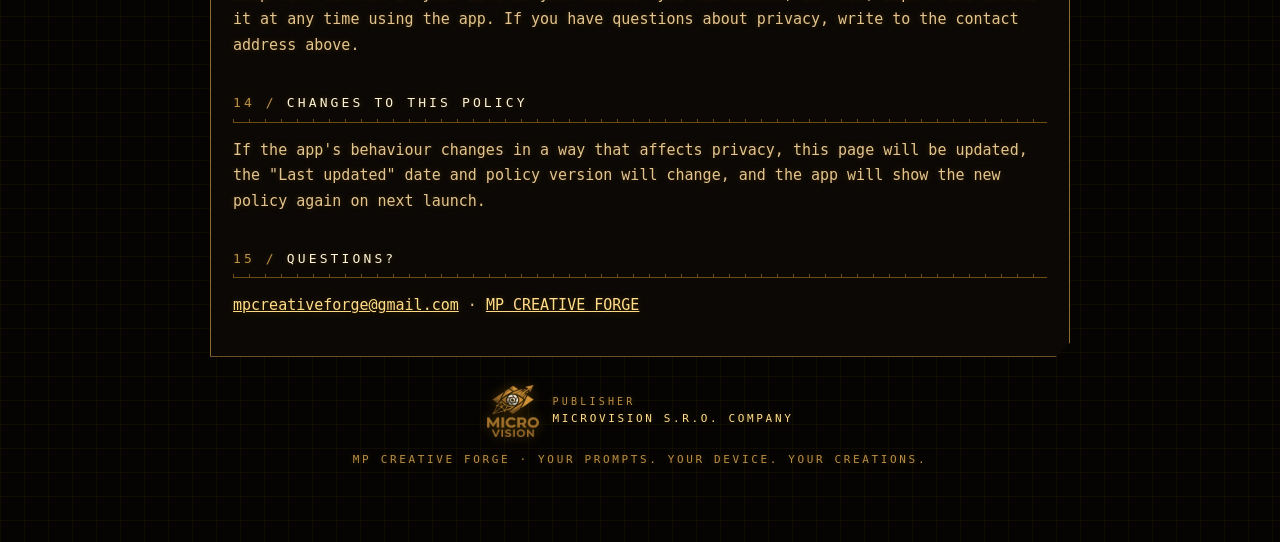
<file: privacy/prompt-forge/index.html>
<!doctype html>
<html lang="en">
<head>
<meta charset="utf-8">
<meta name="viewport" content="width=device-width, initial-scale=1">
<title>PROMPTFORGE – Privacy Policy | MP CREATIVE FORGE</title>
<meta name="description" content="Privacy policy of PROMPTFORGE, the local-first Android prompt vault by MP CREATIVE FORGE.">
<meta name="robots" content="index,follow">
<meta name="theme-color" content="#050403">
<style>
  /* MP Forge HUD: amber phosphor on black, chamfered panels, monospace, CRT overlay. */
  :root{
    --bg:#050403; --panel:#0b0805; --amber:#ffb000; --bright:#ffd37a; --hot:#ffe9b8;
    --dim:#b07a12; --muted:#6e4c0e; --faint:rgba(255,176,0,.08);
    /* "Med a okr" tones, as in the app: cream headings, gold titles, sand text, ochre labels. */
    --head:#fff3d6; --title:#ffdd8a; --body:#e3c48e; --label:#b98e45; --gold:#ffc21a; --edge:#8c6a30;
    --mono:"Share Tech Mono","JetBrains Mono","Fira Mono","DejaVu Sans Mono",Menlo,Consolas,"Courier New",monospace;
  }
  *{box-sizing:border-box}
  html{-webkit-text-size-adjust:100%}
  body{
    margin:0;min-height:100vh;background-color:var(--bg);color:var(--body);
    background-image:linear-gradient(rgba(255,176,0,.045) 1px,transparent 1px),linear-gradient(90deg,rgba(255,176,0,.045) 1px,transparent 1px);
    background-size:24px 24px;
    font:15px/1.7 var(--mono);text-shadow:0 0 6px rgba(255,176,0,.25);
  }
  body::before,body::after{content:"";position:fixed;inset:0;pointer-events:none;z-index:10}
  body::before{background:repeating-linear-gradient(to bottom,rgba(0,0,0,.22) 0 1px,transparent 1px 3px),radial-gradient(ellipse at center,transparent 55%,rgba(0,0,0,.6) 100%)}
  body::after{background:linear-gradient(to bottom,transparent,rgba(255,176,0,.035),transparent);height:14vh;animation:band 7s linear infinite}
  @keyframes band{from{transform:translateY(-20vh)}to{transform:translateY(120vh)}}
  @media (prefers-reduced-motion: reduce){body::after{display:none}}
  .wrap{width:min(100% - 32px,860px);margin:0 auto;padding:28px 0 72px}
  header,main{
    position:relative;background:var(--panel);border:1px solid var(--edge);margin:18px 0;padding:24px 22px 22px;
    clip-path:polygon(14px 0,100% 0,100% calc(100% - 14px),calc(100% - 14px) 100%,0 100%,0 14px);
  }
  header{text-align:center}
  .icon{width:96px;height:96px;display:block;margin:4px auto 14px;filter:drop-shadow(0 0 14px rgba(255,176,0,.3))}
  .brand{font-size:26px;letter-spacing:.32em;color:var(--head);text-shadow:0 0 10px rgba(255,176,0,.55)}
  .tag{color:var(--label);letter-spacing:.24em;font-size:12px;margin-top:6px}
  .lang{display:flex;gap:8px;margin:20px 0 0;justify-content:center}
  .lang button{
    font:inherit;font-size:12px;letter-spacing:.2em;color:var(--body);background:transparent;border:1px solid var(--edge);
    padding:8px 16px;cursor:pointer;clip-path:polygon(8px 0,100% 0,100% calc(100% - 8px),calc(100% - 8px) 100%,0 100%,0 8px);
  }
  .lang button[aria-pressed="true"]{color:var(--bg);border-color:var(--gold);background:var(--gold);text-shadow:none}
  h1{font-size:24px;font-weight:400;letter-spacing:.18em;text-transform:uppercase;color:var(--head);margin:4px 0 4px}
  h1::before{content:"> ";color:var(--gold)}
  .meta{color:var(--label);font-size:12px;letter-spacing:.14em;text-transform:uppercase;margin:0 0 20px}
  h2{font-size:13px;font-weight:400;letter-spacing:.24em;text-transform:uppercase;color:var(--head);margin:34px 0 10px;padding-bottom:8px;
     background:linear-gradient(var(--muted),var(--muted)) left bottom/100% 1px no-repeat,repeating-linear-gradient(90deg,var(--muted) 0 1px,transparent 1px 16px) left bottom/100% 4px no-repeat}
  h2 span{color:var(--label);margin-right:10px}
  h2 span::after{content:" /"}
  p,li{color:var(--body)} strong{color:var(--title);font-weight:400}
  code{color:var(--title);font-family:inherit}
  ul{padding-left:0;list-style:none} li{margin:6px 0;padding-left:20px;position:relative}
  li::before{content:">";position:absolute;left:0;color:var(--label)}
  .box{background:var(--faint);border:1px solid var(--gold);padding:16px 18px;margin:16px 0;
       clip-path:polygon(10px 0,100% 0,100% calc(100% - 10px),calc(100% - 10px) 100%,0 100%,0 10px)}
  table{width:100%;border-collapse:collapse;margin:12px 0;font-size:14px}
  td{border-top:1px dashed var(--muted);padding:10px 8px;vertical-align:top;color:var(--body)}
  td:first-child{width:34%;color:var(--label);letter-spacing:.1em;text-transform:uppercase;font-size:12px}
  tr:first-child td{border-top:0}
  a{color:var(--title)} a:hover{color:var(--head)}
  footer{margin-top:28px;text-align:center;color:var(--label);font-size:11px;letter-spacing:.24em}
  .publisher{display:flex;align-items:center;justify-content:center;gap:14px;margin-bottom:14px;text-align:left}
  .publisher img{width:52px;height:auto;filter:drop-shadow(0 0 6px rgba(255,176,0,.3))}
  .publisher span{display:block}
  .publisher .pl{font-size:10px;letter-spacing:.32em;color:var(--label)}
  .publisher .pn{color:var(--title);letter-spacing:.24em}
  [hidden]{display:none!important}
  @media (max-width:520px){ td:first-child{width:40%} .brand{font-size:20px} }
</style>
</head>
<body>
<div class="wrap">
  <header>
    <img class="icon" src="../../assets/promptforge-icon.png" alt="PromptForge app icon" width="192" height="192">
    <div class="brand">PROMPTFORGE</div>
    <div class="tag">SAVE IT. FIND IT. CREATE.</div>
    <div class="lang" role="group" aria-label="Language">
      <button type="button" data-l="en" aria-pressed="true">ENGLISH</button>
      <button type="button" data-l="cs" aria-pressed="false">ČESKY</button>
    </div>
  </header>

  <!-- ===================== ENGLISH ===================== -->
  <main lang="en" id="en">
    <h1>Privacy Policy</h1>
    <p class="meta">Last updated · 6 October 2026 · Policy version 1</p>

    <h2><span>01</span>Developer</h2>
    <p>PROMPTFORGE is an Android app made by <strong>MP CREATIVE FORGE</strong> (package <code>com.mpcreativeforge.promptforge</code>).<br>
    Contact: <a href="mailto:mpcreativeforge@gmail.com">mpcreativeforge@gmail.com</a></p>

    <h2><span>02</span>The short version</h2>
    <div class="box"><p style="margin:0"><strong>Your prompts stay on your device.</strong> PROMPTFORGE has no accounts, no cloud sync, no ads, no analytics and no trackers. The app requests no Android permissions and does not connect to the internet. The developer receives no data from the app.</p></div>

    <table aria-label="Summary">
      <tr><td>Your prompts</td><td>Stored only on your device, in the app's private database.</td></tr>
      <tr><td>Account</td><td>None. No sign-up, no login.</td></tr>
      <tr><td>Internet</td><td>Not used by the app.</td></tr>
      <tr><td>Permissions</td><td>None requested.</td></tr>
      <tr><td>Ads &amp; tracking</td><td>None.</td></tr>
      <tr><td>Sharing</td><td>Only when you choose Share or Export.</td></tr>
      <tr><td>Your control</td><td>Export, edit or delete everything at any time.</td></tr>
    </table>

    <h2><span>03</span>Information handled by the app</h2>
    <p>Everything below is created or entered by you and is stored <strong>locally on your device only</strong>:</p>
    <ul>
      <li>Prompts you save: title, prompt text, category, model name, tags and private notes.</li>
      <li>The version history of each prompt, and which prompts are marked as favorites.</li>
      <li>Your settings: CRT screen effect on/off, language, default category and default model, and whether you accepted this policy.</li>
    </ul>
    <p>The app does not collect your name, email address, location, contacts, photos, files, device identifiers or advertising ID.</p>

    <h2><span>04</span>How information is used</h2>
    <p>Only to give you the app's features: showing, searching, organising, duplicating and versioning your prompts, and exporting or importing them when you ask. Nothing is used for profiling, advertising or research.</p>

    <h2><span>05</span>Local processing and storage</h2>
    <p>All processing, including search and duplicate detection, happens on your device. Data is kept in the app's private storage, which other apps cannot read. The app opts out of Android's automatic cloud and device-to-device backup, so your prompts are never copied to a backup service. If you uninstall the app or move to a new phone, the data is gone unless you exported it first.</p>

    <h2><span>06</span>Permissions</h2>
    <p>PROMPTFORGE requests <strong>no permissions</strong>. In particular it does not request internet, storage, contacts, camera, microphone or location access.</p>

    <h2><span>07</span>Features that move data</h2>
    <ul>
      <li><strong>Share into the app.</strong> When you use Android's Share sheet to send text to PROMPTFORGE, the app receives only that text and shows it in the editor. Nothing is saved until you tap Save.</li>
      <li><strong>Share from the app.</strong> Share sends the prompt you chose to the app you choose in Android's share menu. What happens afterwards is governed by that app.</li>
      <li><strong>Copy prompt.</strong> Places the prompt text on the Android clipboard only when you tap the button. The app never reads the clipboard.</li>
      <li><strong>Export and import.</strong> Export writes a JSON file to a location you pick with Android's file picker. The file is not encrypted; keep it somewhere you trust. Import reads only the file you select.</li>
      <li><strong>Developer hub link.</strong> In Settings a button opens the developer's website in your browser. This happens only when you tap it, and the website is then governed by its own policy and by the policy of its host, GitHub Pages.</li>
    </ul>

    <h2><span>08</span>Tracking and advertising</h2>
    <p>None. The app contains no advertising, no analytics, no crash-reporting service and no third-party SDKs that collect data.</p>

    <h2><span>09</span>Data sharing</h2>
    <p>The developer does not receive, sell, rent or share your data, because the app never transmits it. Data leaves your device only through actions you start yourself (Share, Export).</p>

    <h2><span>10</span>Data retention and deletion</h2>
    <p>Data stays on your device until you delete it. You can delete a single prompt in the app, or remove everything by clearing the app's storage in Android settings or uninstalling the app.</p>

    <h2><span>11</span>Security</h2>
    <p>Because data never leaves the device, the main protection is the app's private storage and your device's own lock screen and encryption. Keep your device protected and your exported files in a safe place.</p>

    <h2><span>12</span>Children's privacy</h2>
    <p>PROMPTFORGE is a general-purpose tool and is not directed at children. As it collects no personal information, it does not knowingly collect data from anyone, including children.</p>

    <h2><span>13</span>GDPR and your rights</h2>
    <p>The developer does not process your personal data, as it never reaches the developer. You keep full control of your data on your device: you can access, correct, export and delete it at any time using the app. If you have questions about privacy, write to the contact address above.</p>

    <h2><span>14</span>Changes to this policy</h2>
    <p>If the app's behaviour changes in a way that affects privacy, this page will be updated, the "Last updated" date and policy version will change, and the app will show the new policy again on next launch.</p>

    <h2><span>15</span>Questions?</h2>
    <p><a href="mailto:mpcreativeforge@gmail.com">mpcreativeforge@gmail.com</a> · <a href="https://mpcreativeforge-arch.github.io/">MP CREATIVE FORGE</a></p>
  </main>

  <!-- ===================== ČESKY ===================== -->
  <main lang="cs" id="cs" hidden>
    <h1>Zásady ochrany soukromí</h1>
    <p class="meta">Poslední aktualizace · 6. října 2026 · Verze zásad 1</p>

    <h2><span>01</span>Vývojář</h2>
    <p>PROMPTFORGE je aplikace pro Android od <strong>MP CREATIVE FORGE</strong> (balíček <code>com.mpcreativeforge.promptforge</code>).<br>
    Kontakt: <a href="mailto:mpcreativeforge@gmail.com">mpcreativeforge@gmail.com</a></p>

    <h2><span>02</span>Stručně</h2>
    <div class="box"><p style="margin:0"><strong>Vaše prompty zůstávají ve vašem zařízení.</strong> PROMPTFORGE nemá účty, cloudovou synchronizaci, reklamy, analytiku ani sledovače. Aplikace nežádá žádná oprávnění Androidu a nepřipojuje se k internetu. Vývojář z aplikace nedostává žádná data.</p></div>

    <table aria-label="Shrnutí">
      <tr><td>Vaše prompty</td><td>Uloženy pouze ve vašem zařízení, v soukromé databázi aplikace.</td></tr>
      <tr><td>Účet</td><td>Žádný. Bez registrace a přihlášení.</td></tr>
      <tr><td>Internet</td><td>Aplikace ho nepoužívá.</td></tr>
      <tr><td>Oprávnění</td><td>Nežádá žádná.</td></tr>
      <tr><td>Reklamy a sledování</td><td>Žádné.</td></tr>
      <tr><td>Sdílení</td><td>Pouze když zvolíte Sdílet nebo Exportovat.</td></tr>
      <tr><td>Vaše kontrola</td><td>Vše můžete kdykoli exportovat, upravit nebo smazat.</td></tr>
    </table>

    <h2><span>03</span>Informace, se kterými aplikace pracuje</h2>
    <p>Vše níže vytváříte nebo zadáváte vy a ukládá se <strong>pouze lokálně ve vašem zařízení</strong>:</p>
    <ul>
      <li>Prompty, které uložíte: název, text promptu, kategorie, název modelu, štítky a soukromé poznámky.</li>
      <li>Historie verzí každého promptu a označení oblíbených promptů.</li>
      <li>Vaše nastavení: zapnutí efektu CRT obrazovky, jazyk, výchozí kategorie a výchozí model a informace, že jste tyto zásady přijali.</li>
    </ul>
    <p>Aplikace neshromažďuje jméno, e-mail, polohu, kontakty, fotografie, soubory, identifikátory zařízení ani reklamní ID.</p>

    <h2><span>04</span>Jak se informace používají</h2>
    <p>Pouze k funkcím aplikace: zobrazení, vyhledávání, třídění, duplikování a verzování promptů a jejich exportu či importu na vaši žádost. Nic se nepoužívá k profilování, reklamě ani výzkumu.</p>

    <h2><span>05</span>Lokální zpracování a uložení</h2>
    <p>Veškeré zpracování, včetně vyhledávání a detekce duplicit, probíhá ve vašem zařízení. Data jsou v soukromém úložišti aplikace, které jiné aplikace nemohou číst. Aplikace nevyužívá automatické zálohování Androidu do cloudu ani mezi zařízeními, takže se vaše prompty nikdy nekopírují do žádné zálohovací služby. Při odinstalaci aplikace nebo přechodu na nový telefon data zmizí, pokud je předem nevyexportujete.</p>

    <h2><span>06</span>Oprávnění</h2>
    <p>PROMPTFORGE <strong>nežádá žádná oprávnění</strong>. Zejména nežádá přístup k internetu, úložišti, kontaktům, kameře, mikrofonu ani poloze.</p>

    <h2><span>07</span>Funkce, které přesouvají data</h2>
    <ul>
      <li><strong>Sdílení do aplikace.</strong> Když pošlete text do PROMPTFORGE přes nabídku Sdílet v Androidu, aplikace přijme jen tento text a zobrazí ho v editoru. Nic se neuloží, dokud neklepnete na Uložit.</li>
      <li><strong>Sdílení z aplikace.</strong> Sdílet odešle vybraný prompt do aplikace, kterou zvolíte v nabídce sdílení Androidu. Další nakládání s ním se řídí pravidly oné aplikace.</li>
      <li><strong>Kopírovat prompt.</strong> Vloží text promptu do schránky Androidu, a to jen po klepnutí na tlačítko. Aplikace schránku nikdy nečte.</li>
      <li><strong>Export a import.</strong> Export zapíše soubor JSON na místo, které vyberete v systémovém výběru souborů. Soubor není šifrovaný, uložte ho na důvěryhodné místo. Import čte pouze soubor, který vyberete.</li>
      <li><strong>Odkaz na web vývojáře.</strong> V Nastavení tlačítko otevře web vývojáře ve vašem prohlížeči. Stane se tak jen po klepnutí a web se pak řídí svými vlastními zásadami a zásadami svého hostitele, GitHub Pages.</li>
    </ul>

    <h2><span>08</span>Sledování a reklama</h2>
    <p>Žádné. Aplikace neobsahuje reklamy, analytiku, službu pro hlášení pádů ani knihovny třetích stran, které by sbíraly data.</p>

    <h2><span>09</span>Sdílení dat</h2>
    <p>Vývojář vaše data nepřijímá, neprodává, nepronajímá ani nesdílí, protože je aplikace nikdy neodesílá. Data opouštějí zařízení jen díky akcím, které sami spustíte (Sdílet, Exportovat).</p>

    <h2><span>10</span>Uchovávání a mazání dat</h2>
    <p>Data zůstávají ve vašem zařízení, dokud je nesmažete. Jednotlivý prompt smažete v aplikaci, vše odstraníte vymazáním dat aplikace v nastavení Androidu nebo odinstalací.</p>

    <h2><span>11</span>Zabezpečení</h2>
    <p>Protože data zařízení neopouštějí, chrání je především soukromé úložiště aplikace a zámek obrazovky a šifrování samotného zařízení. Udržujte zařízení chráněné a exportované soubory na bezpečném místě.</p>

    <h2><span>12</span>Soukromí dětí</h2>
    <p>PROMPTFORGE je obecný nástroj a není určen dětem. Protože neshromažďuje osobní údaje, vědomě neshromažďuje data od nikoho, ani od dětí.</p>

    <h2><span>13</span>GDPR a vaše práva</h2>
    <p>Vývojář vaše osobní údaje nezpracovává, protože se k němu nikdy nedostanou. Svá data ve svém zařízení plně ovládáte: v aplikaci k nim můžete kdykoli přistupovat, opravovat je, exportovat a mazat. S dotazy k soukromí se obraťte na kontaktní adresu výše.</p>

    <h2><span>14</span>Změny těchto zásad</h2>
    <p>Pokud se chování aplikace změní způsobem, který ovlivňuje soukromí, tato stránka bude aktualizována, změní se datum aktualizace a verze zásad a aplikace při dalším spuštění zobrazí nové zásady znovu.</p>

    <h2><span>15</span>Dotazy?</h2>
    <p><a href="mailto:mpcreativeforge@gmail.com">mpcreativeforge@gmail.com</a> · <a href="https://mpcreativeforge-arch.github.io/">MP CREATIVE FORGE</a></p>
  </main>

  <footer>
    <div class="publisher">
      <img src="../../assets/microvision-logo.png" alt="MICROVISION s.r.o. logo" width="260" height="263">
      <div>
        <span class="pl" data-pub-label>PUBLISHER</span>
        <span class="pn">MICROVISION S.R.O. COMPANY</span>
      </div>
    </div>
    MP CREATIVE FORGE · YOUR PROMPTS. YOUR DEVICE. YOUR CREATIONS.
  </footer>
</div>

<script>
(function () {
  var buttons = document.querySelectorAll('.lang button');
  function show(l) {
    ['en', 'cs'].forEach(function (id) {
      document.getElementById(id).hidden = (id !== l);
    });
    buttons.forEach(function (b) { b.setAttribute('aria-pressed', String(b.dataset.l === l)); });
    document.documentElement.lang = l;
    document.querySelector('[data-pub-label]').textContent = l === 'cs' ? 'VYDAVATEL' : 'PUBLISHER';
  }
  buttons.forEach(function (b) { b.addEventListener('click', function () { show(b.dataset.l); }); });
  // Default: English; Czech when the browser prefers it.
  var pref = (navigator.language || 'en').toLowerCase();
  show(pref.indexOf('cs') === 0 ? 'cs' : 'en');
})();
</script>
<noscript><style>[hidden]{display:block!important}.lang{display:none}</style></noscript>
</body>
</html>
</file>
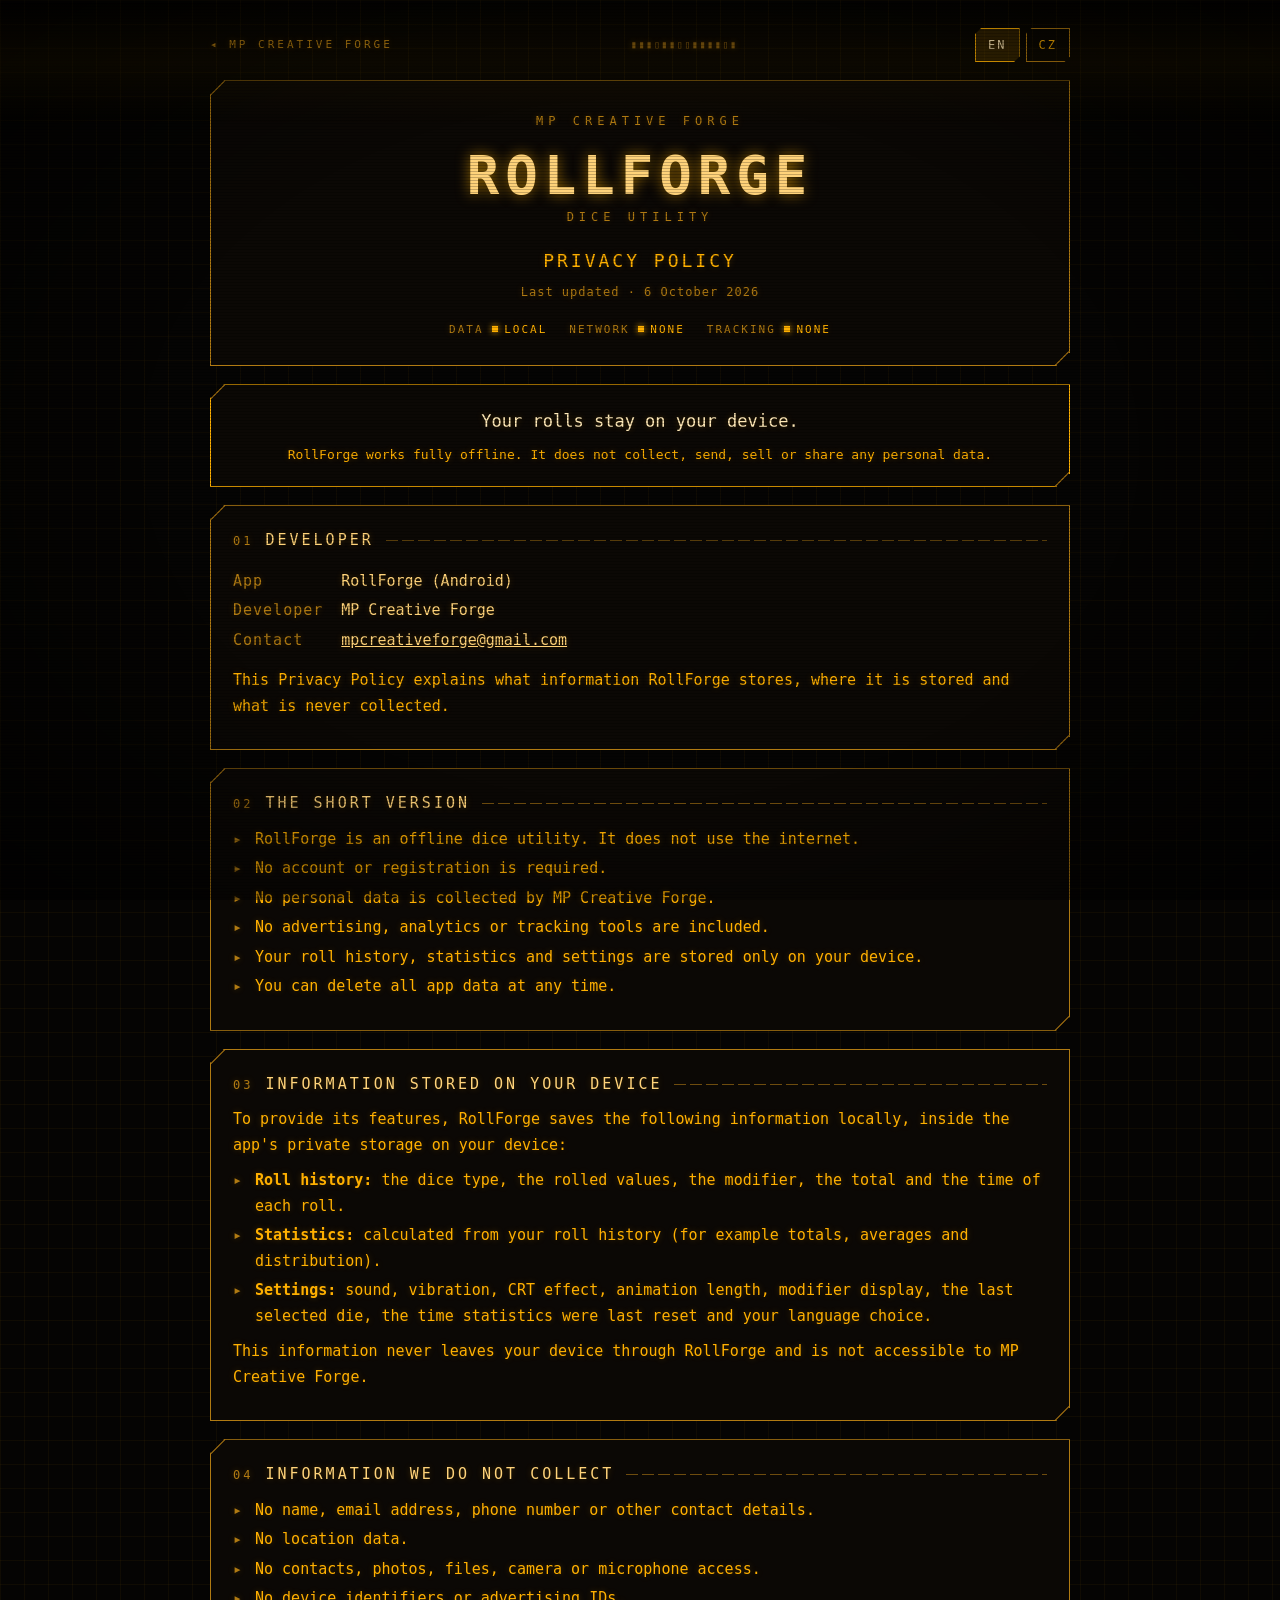
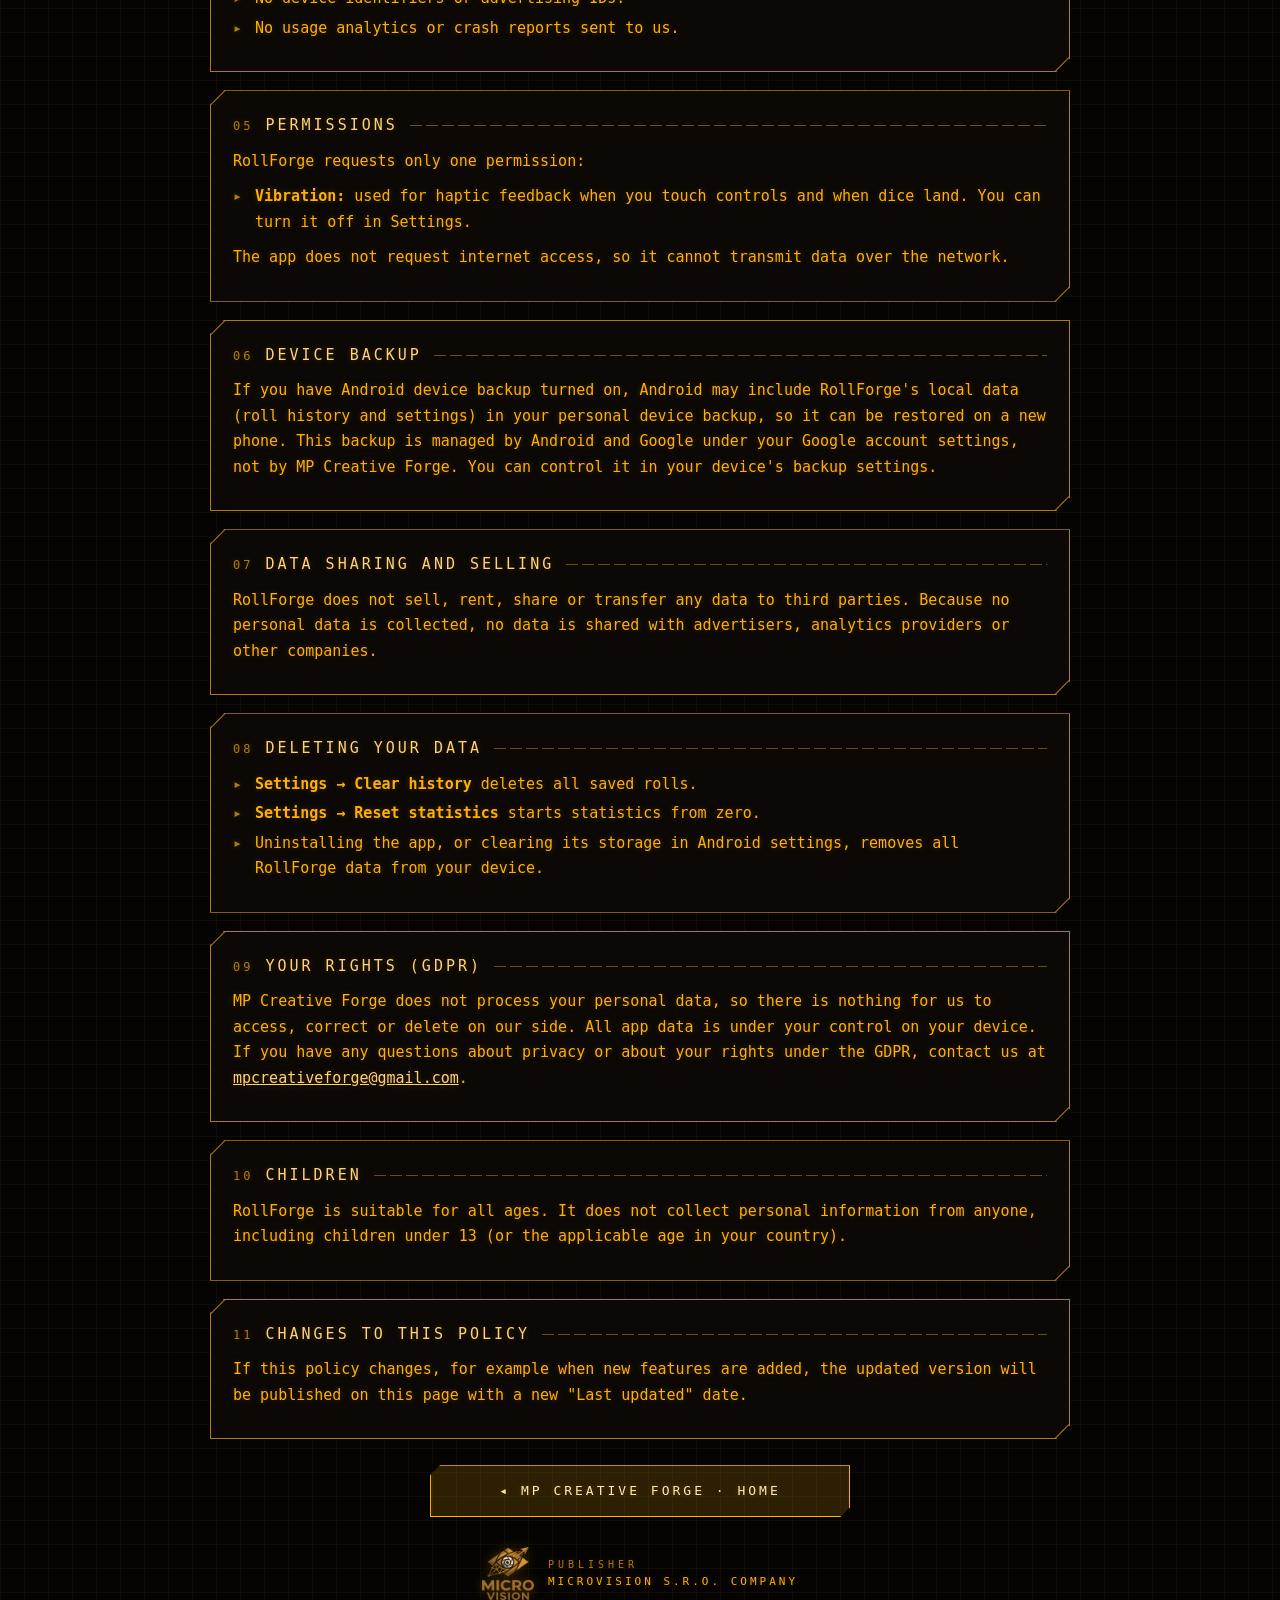
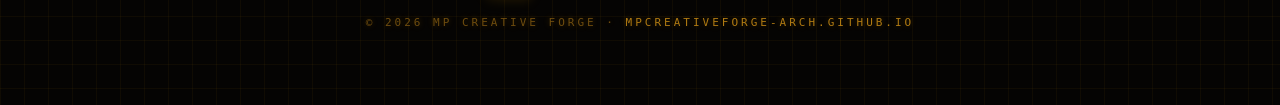
<file: privacy/rollforge/index.html>
<!doctype html>
<html lang="en">
<head>
<meta charset="utf-8">
<meta name="viewport" content="width=device-width, initial-scale=1">
<meta name="description" content="Privacy Policy for RollForge, the offline dice utility by MP Creative Forge.">
<meta name="theme-color" content="#050403">
<title>RollForge — Privacy Policy | MP Creative Forge</title>
<style>
:root {
  --bg: #050403;
  --panel: #0b0805;
  --amber: #ffb000;
  --amber-bright: #ffd37a;
  --amber-hot: #ffe9b8;
  --amber-dim: #b07a12;
  --amber-muted: #6e4c0e;
  --amber-faint: rgba(255, 176, 0, .08);
  --mono: "Share Tech Mono", "JetBrains Mono", "Fira Mono", "DejaVu Sans Mono", Menlo, Consolas, "Courier New", monospace;
}

* { box-sizing: border-box; }

html { scroll-behavior: smooth; }

body {
  margin: 0;
  min-height: 100vh;
  background-color: var(--bg);
  /* faint technical grid */
  background-image:
    linear-gradient(rgba(255,176,0,.045) 1px, transparent 1px),
    linear-gradient(90deg, rgba(255,176,0,.045) 1px, transparent 1px);
  background-size: 24px 24px;
  color: var(--amber);
  font-family: var(--mono);
  font-size: 15px;
  line-height: 1.7;
  text-shadow: 0 0 6px rgba(255, 176, 0, .25);
}

/* CRT overlay: scanlines + vignette + slow refresh band */
body::before,
body::after {
  content: "";
  position: fixed;
  inset: 0;
  pointer-events: none;
  z-index: 10;
}
body::before {
  background:
    repeating-linear-gradient(to bottom, rgba(0,0,0,.22) 0 1px, transparent 1px 3px),
    radial-gradient(ellipse at center, transparent 55%, rgba(0,0,0,.6) 100%);
}
body::after {
  background: linear-gradient(to bottom, transparent, rgba(255,176,0,.035), transparent);
  height: 14vh;
  animation: band 7s linear infinite;
}
@keyframes band {
  from { transform: translateY(-20vh); }
  to   { transform: translateY(120vh); }
}
@media (prefers-reduced-motion: reduce) {
  body::after { display: none; }
}

a { color: var(--amber-bright); }
a:hover { color: var(--amber-hot); }

.page {
  width: min(100% - 32px, 860px);
  margin: 0 auto;
  padding: 28px 0 72px;
}

/* chamfered HUD panel */
.panel {
  position: relative;
  margin: 18px 0;
  padding: 22px 22px 20px;
  background: var(--panel);
  border: 1px solid var(--amber-dim);
  clip-path: polygon(14px 0, 100% 0, 100% calc(100% - 14px), calc(100% - 14px) 100%, 0 100%, 0 14px);
}
.panel::before,
.panel::after {
  content: "";
  position: absolute;
  width: 20px;
  height: 1px;
  background: var(--amber-dim);
}
.panel::before { top: 6px; left: -3px; transform: rotate(-45deg); }
.panel::after { bottom: 6px; right: -3px; transform: rotate(-45deg); }

.topbar {
  display: flex;
  align-items: center;
  justify-content: space-between;
  gap: 12px;
  font-size: 11px;
  letter-spacing: 3px;
  color: var(--amber-dim);
  text-transform: uppercase;
}
.topbar .bars { letter-spacing: 1px; color: var(--amber-muted); }

.lang {
  display: flex;
  gap: 6px;
}
.lang button {
  font: inherit;
  font-size: 12px;
  letter-spacing: 2px;
  padding: 6px 12px;
  color: var(--amber);
  background: transparent;
  border: 1px solid var(--amber-dim);
  cursor: pointer;
  clip-path: polygon(6px 0, 100% 0, 100% calc(100% - 6px), calc(100% - 6px) 100%, 0 100%, 0 6px);
}
.lang button[aria-pressed="true"] {
  background: rgba(255,176,0,.16);
  color: var(--amber-hot);
  border-color: var(--amber);
}

header.panel { text-align: center; padding: 30px 22px 26px; }
.brand { font-size: 12px; letter-spacing: 5px; color: var(--amber-dim); }
h1 {
  margin: 14px 0 2px;
  font-size: clamp(30px, 8vw, 54px);
  letter-spacing: 6px;
  line-height: 1.1;
  color: var(--amber-bright);
  text-shadow: 0 0 14px rgba(255,176,0,.6);
}
.subtitle { font-size: 12px; letter-spacing: 5px; color: var(--amber-dim); text-transform: uppercase; }
.doc-title { margin-top: 18px; font-size: 18px; letter-spacing: 3px; text-transform: uppercase; color: var(--amber); }
.updated { margin-top: 6px; font-size: 12px; color: var(--amber-dim); letter-spacing: 1px; }

.status {
  display: flex;
  justify-content: center;
  flex-wrap: wrap;
  gap: 6px 22px;
  margin-top: 18px;
  font-size: 11px;
  letter-spacing: 2px;
  color: var(--amber-dim);
}
.status b { color: var(--amber); font-weight: normal; }
.status b::before {
  content: "";
  display: inline-block;
  width: 6px;
  height: 6px;
  margin: 0 6px 1px 0;
  background: var(--amber);
  box-shadow: 0 0 6px var(--amber);
}

.hero { border-color: var(--amber); text-align: center; }
.hero p { margin: 0; color: var(--amber-hot); font-size: 17px; }
.hero small { display: block; margin-top: 8px; color: var(--amber); font-size: 13px; }

h2 {
  display: flex;
  align-items: baseline;
  gap: 12px;
  margin: 0 0 10px;
  font-size: 15px;
  letter-spacing: 3px;
  text-transform: uppercase;
  color: var(--amber-bright);
  font-weight: normal;
}
h2 .num { color: var(--amber-dim); font-size: 12px; }
h2::after {
  content: "";
  flex: 1;
  height: 1px;
  background: repeating-linear-gradient(90deg, var(--amber-muted) 0 12px, transparent 12px 16px);
  transform: translateY(-4px);
}

p { margin: 0 0 10px; }
ul { margin: 6px 0 10px; padding: 0; list-style: none; }
li { position: relative; padding-left: 22px; margin: 4px 0; }
li::before { content: "▸"; position: absolute; left: 0; color: var(--amber-dim); }

.kv { display: grid; grid-template-columns: max-content 1fr; gap: 4px 18px; }
.kv dt { color: var(--amber-dim); letter-spacing: 1px; }
.kv dd { margin: 0; color: var(--amber-bright); }

footer {
  margin-top: 30px;
  text-align: center;
  font-size: 11px;
  letter-spacing: 3px;
  color: var(--amber-muted);
}
footer a { color: var(--amber-dim); text-decoration: none; }
.publisher { display: flex; align-items: center; justify-content: center; gap: 14px; margin-bottom: 14px; text-align: left; }
.publisher img { width: 52px; height: auto; filter: drop-shadow(0 0 6px rgba(255,176,0,.3)); }
.publisher span { display: block; }
.publisher .pl { font-size: 10px; letter-spacing: 4px; color: var(--amber-dim); }
.publisher .pn { color: var(--amber); letter-spacing: 3px; }

.home-link { color: var(--amber-dim); text-decoration: none; }
.home-link:hover { color: var(--amber-hot); }

.home-button {
  display: block;
  margin: 26px auto 0;
  padding: 14px 22px;
  max-width: 420px;
  text-align: center;
  font-size: 13px;
  letter-spacing: 3px;
  text-decoration: none;
  color: var(--amber-hot);
  background: rgba(255,176,0,.16);
  border: 1px solid var(--amber);
  clip-path: polygon(10px 0, 100% 0, 100% calc(100% - 10px), calc(100% - 10px) 100%, 0 100%, 0 10px);
}
.home-button:hover { background: rgba(255,176,0,.3); color: var(--amber-hot); }

[hidden] { display: none !important; }

@media (max-width: 520px) {
  body { font-size: 14px; }
  .panel { padding: 18px 16px 16px; }
  .topbar .bars { display: none; }
  .kv { grid-template-columns: 1fr; gap: 0 0; }
  .kv dd { margin-bottom: 8px; }
}
</style>
</head>
<body>
<main class="page">

  <div class="topbar">
    <a class="home-link" href="https://mpcreativeforge-arch.github.io/">◂ MP Creative Forge</a>
    <span class="bars">▮▮▮▯▮▮▯▯▮▮▮▮▯▮</span>
    <div class="lang" role="group" aria-label="Language">
      <button type="button" data-set-lang="en" aria-pressed="true">EN</button>
      <button type="button" data-set-lang="cs" aria-pressed="false">CZ</button>
    </div>
  </div>

  <!-- ============================ ENGLISH ============================ -->
  <article lang="en" data-lang="en">
    <header class="panel">
      <div class="brand">MP CREATIVE FORGE</div>
      <h1>ROLLFORGE</h1>
      <div class="subtitle">Dice utility</div>
      <div class="doc-title">Privacy Policy</div>
      <div class="updated">Last updated · 6 October 2026</div>
      <div class="status">
        <span>DATA <b>LOCAL</b></span>
        <span>NETWORK <b>NONE</b></span>
        <span>TRACKING <b>NONE</b></span>
      </div>
    </header>

    <section class="panel hero">
      <p>Your rolls stay on your device.</p>
      <small>RollForge works fully offline. It does not collect, send, sell or share any personal data.</small>
    </section>

    <section class="panel">
      <h2><span class="num">01</span>Developer</h2>
      <dl class="kv">
        <dt>App</dt><dd>RollForge (Android)</dd>
        <dt>Developer</dt><dd>MP Creative Forge</dd>
        <dt>Contact</dt><dd><a href="mailto:mpcreativeforge@gmail.com">mpcreativeforge@gmail.com</a></dd>
      </dl>
      <p style="margin-top:12px">This Privacy Policy explains what information RollForge stores, where it is stored and what is never collected.</p>
    </section>

    <section class="panel">
      <h2><span class="num">02</span>The short version</h2>
      <ul>
        <li>RollForge is an offline dice utility. It does not use the internet.</li>
        <li>No account or registration is required.</li>
        <li>No personal data is collected by MP Creative Forge.</li>
        <li>No advertising, analytics or tracking tools are included.</li>
        <li>Your roll history, statistics and settings are stored only on your device.</li>
        <li>You can delete all app data at any time.</li>
      </ul>
    </section>

    <section class="panel">
      <h2><span class="num">03</span>Information stored on your device</h2>
      <p>To provide its features, RollForge saves the following information locally, inside the app's private storage on your device:</p>
      <ul>
        <li><b>Roll history:</b> the dice type, the rolled values, the modifier, the total and the time of each roll.</li>
        <li><b>Statistics:</b> calculated from your roll history (for example totals, averages and distribution).</li>
        <li><b>Settings:</b> sound, vibration, CRT effect, animation length, modifier display, the last selected die, the time statistics were last reset and your language choice.</li>
      </ul>
      <p>This information never leaves your device through RollForge and is not accessible to MP Creative Forge.</p>
    </section>

    <section class="panel">
      <h2><span class="num">04</span>Information we do not collect</h2>
      <ul>
        <li>No name, email address, phone number or other contact details.</li>
        <li>No location data.</li>
        <li>No contacts, photos, files, camera or microphone access.</li>
        <li>No device identifiers or advertising IDs.</li>
        <li>No usage analytics or crash reports sent to us.</li>
      </ul>
    </section>

    <section class="panel">
      <h2><span class="num">05</span>Permissions</h2>
      <p>RollForge requests only one permission:</p>
      <ul>
        <li><b>Vibration:</b> used for haptic feedback when you touch controls and when dice land. You can turn it off in Settings.</li>
      </ul>
      <p>The app does not request internet access, so it cannot transmit data over the network.</p>
    </section>

    <section class="panel">
      <h2><span class="num">06</span>Device backup</h2>
      <p>If you have Android device backup turned on, Android may include RollForge's local data (roll history and settings) in your personal device backup, so it can be restored on a new phone. This backup is managed by Android and Google under your Google account settings, not by MP Creative Forge. You can control it in your device's backup settings.</p>
    </section>

    <section class="panel">
      <h2><span class="num">07</span>Data sharing and selling</h2>
      <p>RollForge does not sell, rent, share or transfer any data to third parties. Because no personal data is collected, no data is shared with advertisers, analytics providers or other companies.</p>
    </section>

    <section class="panel">
      <h2><span class="num">08</span>Deleting your data</h2>
      <ul>
        <li><b>Settings → Clear history</b> deletes all saved rolls.</li>
        <li><b>Settings → Reset statistics</b> starts statistics from zero.</li>
        <li>Uninstalling the app, or clearing its storage in Android settings, removes all RollForge data from your device.</li>
      </ul>
    </section>

    <section class="panel">
      <h2><span class="num">09</span>Your rights (GDPR)</h2>
      <p>MP Creative Forge does not process your personal data, so there is nothing for us to access, correct or delete on our side. All app data is under your control on your device. If you have any questions about privacy or about your rights under the GDPR, contact us at <a href="mailto:mpcreativeforge@gmail.com">mpcreativeforge@gmail.com</a>.</p>
    </section>

    <section class="panel">
      <h2><span class="num">10</span>Children</h2>
      <p>RollForge is suitable for all ages. It does not collect personal information from anyone, including children under 13 (or the applicable age in your country).</p>
    </section>

    <section class="panel">
      <h2><span class="num">11</span>Changes to this policy</h2>
      <p>If this policy changes, for example when new features are added, the updated version will be published on this page with a new "Last updated" date.</p>
    </section>

    <a class="home-button" href="https://mpcreativeforge-arch.github.io/">◂ MP CREATIVE FORGE · HOME</a>
  </article>

  <!-- ============================ ČESKY ============================ -->
  <article lang="cs" data-lang="cs" hidden>
    <header class="panel">
      <div class="brand">MP CREATIVE FORGE</div>
      <h1>ROLLFORGE</h1>
      <div class="subtitle">Herní kostky</div>
      <div class="doc-title">Zásady ochrany soukromí</div>
      <div class="updated">Poslední aktualizace · 6. října 2026</div>
      <div class="status">
        <span>DATA <b>LOKÁLNÍ</b></span>
        <span>SÍŤ <b>ŽÁDNÁ</b></span>
        <span>SLEDOVÁNÍ <b>ŽÁDNÉ</b></span>
      </div>
    </header>

    <section class="panel hero">
      <p>Vaše hody zůstávají ve vašem zařízení.</p>
      <small>RollForge funguje zcela offline. Neshromažďuje, neodesílá, neprodává ani nesdílí žádné osobní údaje.</small>
    </section>

    <section class="panel">
      <h2><span class="num">01</span>Vývojář</h2>
      <dl class="kv">
        <dt>Aplikace</dt><dd>RollForge (Android)</dd>
        <dt>Vývojář</dt><dd>MP Creative Forge</dd>
        <dt>Kontakt</dt><dd><a href="mailto:mpcreativeforge@gmail.com">mpcreativeforge@gmail.com</a></dd>
      </dl>
      <p style="margin-top:12px">Tyto zásady vysvětlují, jaké informace RollForge ukládá, kde jsou uloženy a co se nikdy neshromažďuje.</p>
    </section>

    <section class="panel">
      <h2><span class="num">02</span>Stručně</h2>
      <ul>
        <li>RollForge je offline aplikace pro házení kostkami. Nepoužívá internet.</li>
        <li>Nevyžaduje žádný účet ani registraci.</li>
        <li>MP Creative Forge neshromažďuje žádné osobní údaje.</li>
        <li>Aplikace neobsahuje reklamy, analytiku ani sledovací nástroje.</li>
        <li>Historie hodů, statistiky a nastavení se ukládají pouze ve vašem zařízení.</li>
        <li>Všechna data aplikace můžete kdykoli smazat.</li>
      </ul>
    </section>

    <section class="panel">
      <h2><span class="num">03</span>Informace uložené ve vašem zařízení</h2>
      <p>Pro své funkce RollForge ukládá do soukromého úložiště aplikace ve vašem zařízení tyto informace:</p>
      <ul>
        <li><b>Historie hodů:</b> typ kostky, hozené hodnoty, modifikátor, součet a čas každého hodu.</li>
        <li><b>Statistiky:</b> vypočítané z historie hodů (např. počty, průměry a rozložení).</li>
        <li><b>Nastavení:</b> zvuk, vibrace, CRT efekt, délka animace, zobrazení modifikátoru, naposledy zvolená kostka, čas posledního vynulování statistik a zvolený jazyk.</li>
      </ul>
      <p>Tyto informace aplikace RollForge nikam neodesílá a MP Creative Forge k nim nemá přístup.</p>
    </section>

    <section class="panel">
      <h2><span class="num">04</span>Co neshromažďujeme</h2>
      <ul>
        <li>Žádné jméno, e‑mail, telefonní číslo ani jiné kontaktní údaje.</li>
        <li>Žádné údaje o poloze.</li>
        <li>Žádný přístup ke kontaktům, fotkám, souborům, fotoaparátu ani mikrofonu.</li>
        <li>Žádné identifikátory zařízení ani reklamní ID.</li>
        <li>Žádnou analytiku používání ani hlášení o pádech.</li>
      </ul>
    </section>

    <section class="panel">
      <h2><span class="num">05</span>Oprávnění</h2>
      <p>RollForge žádá pouze o jedno oprávnění:</p>
      <ul>
        <li><b>Vibrace:</b> slouží pro hmatovou odezvu při dotyku ovládacích prvků a při dopadu kostek. V Nastavení ji lze vypnout.</li>
      </ul>
      <p>Aplikace nežádá o přístup k internetu, a proto nemůže přenášet data po síti.</p>
    </section>

    <section class="panel">
      <h2><span class="num">06</span>Záloha zařízení</h2>
      <p>Pokud máte zapnutou zálohu zařízení Android, systém může data aplikace RollForge (historii hodů a nastavení) zahrnout do vaší osobní zálohy, aby šla obnovit v novém telefonu. Tuto zálohu spravuje Android a Google podle nastavení vašeho účtu Google, nikoli MP Creative Forge. Ovládáte ji v nastavení zálohování svého zařízení.</p>
    </section>

    <section class="panel">
      <h2><span class="num">07</span>Sdílení a prodej dat</h2>
      <p>RollForge neprodává, nepronajímá, nesdílí ani nepředává žádná data třetím stranám. Protože se neshromažďují žádné osobní údaje, nic se nesdílí s inzerenty, analytickými službami ani jinými společnostmi.</p>
    </section>

    <section class="panel">
      <h2><span class="num">08</span>Smazání dat</h2>
      <ul>
        <li><b>Nastavení → Smazat historii</b> odstraní všechny uložené hody.</li>
        <li><b>Nastavení → Vynulovat statistiky</b> začne statistiky od nuly.</li>
        <li>Odinstalováním aplikace nebo vymazáním jejího úložiště v nastavení Androidu se odstraní všechna data RollForge z vašeho zařízení.</li>
      </ul>
    </section>

    <section class="panel">
      <h2><span class="num">09</span>Vaše práva (GDPR)</h2>
      <p>MP Creative Forge nezpracovává vaše osobní údaje, takže u nás není co zpřístupnit, opravit ani smazat. Všechna data aplikace máte pod kontrolou ve svém zařízení. S dotazy k ochraně soukromí nebo k vašim právům podle GDPR nás kontaktujte na <a href="mailto:mpcreativeforge@gmail.com">mpcreativeforge@gmail.com</a>.</p>
    </section>

    <section class="panel">
      <h2><span class="num">10</span>Děti</h2>
      <p>RollForge je vhodný pro všechny věkové kategorie. Neshromažďuje osobní údaje od nikoho, ani od dětí mladších 13 let (nebo věku stanoveného ve vaší zemi).</p>
    </section>

    <section class="panel">
      <h2><span class="num">11</span>Změny těchto zásad</h2>
      <p>Pokud se zásady změní, například s novými funkcemi, aktualizovaná verze bude zveřejněna na této stránce s novým datem poslední aktualizace.</p>
    </section>

    <a class="home-button" href="https://mpcreativeforge-arch.github.io/">◂ MP CREATIVE FORGE · HLAVNÍ STRÁNKA</a>
  </article>

  <footer>
    <div class="publisher">
      <img src="../../assets/microvision-logo.png" alt="MICROVISION s.r.o. logo" width="260" height="263">
      <div>
        <span class="pl" data-pub-label>PUBLISHER</span>
        <span class="pn">MICROVISION S.R.O. COMPANY</span>
      </div>
    </div>
    © 2026 MP CREATIVE FORGE ·
    <a href="https://mpcreativeforge-arch.github.io/">MPCREATIVEFORGE-ARCH.GITHUB.IO</a>
  </footer>
</main>

<script>
(function () {
  var docs = document.querySelectorAll("article[data-lang]");
  var buttons = document.querySelectorAll("[data-set-lang]");

  function show(lang) {
    if (lang !== "cs") lang = "en";
    docs.forEach(function (a) { a.hidden = a.getAttribute("data-lang") !== lang; });
    buttons.forEach(function (b) { b.setAttribute("aria-pressed", String(b.getAttribute("data-set-lang") === lang)); });
    document.documentElement.lang = lang;
    document.querySelector("[data-pub-label]").textContent = lang === "cs" ? "VYDAVATEL" : "PUBLISHER";
    document.title = lang === "cs"
      ? "RollForge — Zásady ochrany soukromí | MP Creative Forge"
      : "RollForge — Privacy Policy | MP Creative Forge";
  }

  function initial() {
    var param = new URLSearchParams(location.search).get("lang");
    if (param) return param.toLowerCase();
    if (location.hash === "#cs" || location.hash === "#en") return location.hash.slice(1);
    try {
      var saved = localStorage.getItem("rollforge-privacy-lang");
      if (saved) return saved;
    } catch (e) {}
    return (navigator.language || "en").toLowerCase().indexOf("cs") === 0 ? "cs" : "en";
  }

  buttons.forEach(function (b) {
    b.addEventListener("click", function () {
      var lang = b.getAttribute("data-set-lang");
      show(lang);
      try { localStorage.setItem("rollforge-privacy-lang", lang); } catch (e) {}
    });
  });

  show(initial());
})();
</script>
</body>
</html>
</file>
<file: promptforge/app.css>
/* PromptForge web: MP Forge HUD (amber CRT on black, chamfered panels, monospace),
   the same "honey and ochre" palette as the Android app (ui/theme/Theme.kt). */
:root{
  --bg:#050403; --panel:#0b0805; --panel-high:#140e07;
  --border:#6a5022; --border-strong:#8c6a30;
  --amber:#ffb000; --amber-bright:#ffd37a; --amber-hot:#ffe9b8; --amber-dim:#b07a12; --amber-muted:#6e4c0e;
  --text:#ffdd8a; --text-dim:#e3c48e; --text-faint:#b98e45;
  --gold:#ffc21a; --gold-soft:rgba(255,194,26,.15); --confirm:#ffd45e; --heading:#fff3d6; --secondary:#cfa45e;
  --danger:#c9552e; --red:#ff5a36;
  --mono:"DejaVu Sans Mono","JetBrains Mono","Fira Mono",Menlo,Consolas,"Liberation Mono","Courier New",monospace;
  --ls-micro:.16em; --ls-brand:.28em; --ls-btn:.14em;
  --on-gold:#050403; --grid:rgba(255,176,0,.045); --bar-bg:rgba(5,4,3,.92); --brand-glow:0 0 10px rgba(255,176,0,.45);
  --btn-glow:0 0 14px rgba(255,194,26,.35); --err:#ff7b52; --backdrop:rgba(0,0,0,.72); --dialog-glow:0 0 40px rgba(255,176,0,.18);
  --toast-glow:0 0 18px rgba(255,194,26,.25); --diff-add:rgba(255,233,184,.14); --diff-del:rgba(201,85,46,.14);
  --logo-glow:drop-shadow(0 0 14px rgba(255,176,0,.25)); --gauge-disc:#050403; --metal-1:#FFD453; --metal-2:#FFC21A; --metal-3:#8C6B0E;
  --cat-IMAGE:#FFE27A; --cat-VIDEO:#F2B640; --cat-AUDIO:#E6C56E; --cat-CHARACTER:#D9A24A;
  --cat-VFX:#C8862E; --cat-ADVERTISING:#B98E45; --cat-STORY:#F5E3B5; --cat-OTHER:#A87E3A;
  color-scheme:dark;
}
/* Light mode: clean ochre paper instead of glaring white, no CRT effects or glow. */
html[data-theme="light"]{
  --bg:#e8d9b5; --panel:#f2e6c8; --panel-high:#eddcb6;
  --border:#c2a165; --border-strong:#a17d42;
  --amber:#96600a; --amber-bright:#7a4e08; --amber-hot:#6b4a10; --amber-dim:#a17d42; --amber-muted:#c2a165;
  --text:#35260c; --text-dim:#56401c; --text-faint:#80632c;
  --gold:#96600a; --gold-soft:rgba(150,96,10,.12); --confirm:#a46d14; --heading:#2a1c06; --secondary:#7a5a22;
  --danger:#a33f1a; --red:#a33f1a;
  --on-gold:#fff7e2; --grid:rgba(150,96,10,.07); --bar-bg:rgba(232,217,181,.94); --brand-glow:none;
  --btn-glow:none; --err:#a33f1a; --backdrop:rgba(53,38,12,.45); --dialog-glow:0 8px 30px rgba(53,38,12,.25);
  --toast-glow:0 4px 14px rgba(53,38,12,.2); --diff-add:rgba(150,96,10,.14); --diff-del:rgba(163,63,26,.14);
  --logo-glow:none; --gauge-disc:#f2e6c8; --metal-1:#d6a54a; --metal-2:#a8700a; --metal-3:#5e3f08;
  --cat-IMAGE:#7f6200; --cat-VIDEO:#985600; --cat-AUDIO:#73601c; --cat-CHARACTER:#8a5418;
  --cat-VFX:#8f440c; --cat-ADVERTISING:#6b5125; --cat-STORY:#5a4628; --cat-OTHER:#6a4c1e;
  color-scheme:light;
}
html[data-theme="light"] #crt{display:none}
html[data-script="joined"]{--ls-micro:0; --ls-brand:0; --ls-btn:0}
*{box-sizing:border-box}
html{-webkit-text-size-adjust:100%}
body{
  margin:0;min-height:100vh;background-color:var(--bg);color:var(--text-dim);
  background-image:linear-gradient(var(--grid) 1px,transparent 1px),linear-gradient(90deg,var(--grid) 1px,transparent 1px);
  background-size:24px 24px;
  font:15px/1.5 var(--mono);
}
[hidden]{display:none!important}
button,input,textarea,select{font:inherit;color:inherit}
a{color:var(--text)}
::selection{background:var(--gold);color:var(--on-gold)}

/* ---------- CRT overlay (Settings → CRT effect) ---------- */
#crt{position:fixed;inset:0;pointer-events:none;z-index:50}
#crt::before{content:"";position:absolute;inset:0;
  background:repeating-linear-gradient(to bottom,rgba(0,0,0,.22) 0 1px,transparent 1px 3px),
             radial-gradient(ellipse at center,transparent 55%,rgba(0,0,0,.55) 100%)}
#crt::after{content:"";position:absolute;left:0;right:0;top:0;height:12vh;
  background:linear-gradient(to bottom,transparent,rgba(255,176,0,.035),transparent);animation:band 7s linear infinite}
#crt .flicker{position:absolute;inset:0;background:rgba(255,176,0,.012);animation:flicker .11s linear infinite alternate}
@keyframes band{from{transform:translateY(-20vh)}to{transform:translateY(120vh)}}
@keyframes flicker{from{opacity:0}to{opacity:1}}
@media (prefers-reduced-motion:reduce){#crt::after,#crt .flicker{display:none}}

/* ---------- layout ---------- */
.screen{width:min(100% - 32px,720px);margin:0 auto;padding:8px 0 24px}
.stack{display:flex;flex-direction:column;gap:12px}
.row{display:flex;gap:8px;align-items:center}
.row > .grow{flex:1;min-width:0}
.wrap-row{display:flex;flex-wrap:wrap;gap:8px}
.scroll-row{display:flex;gap:8px;overflow-x:auto;padding-bottom:4px;scrollbar-width:thin}
.scroll-row > *{flex:none}

/* ---------- user bar (login bar) ---------- */
.userbar{position:sticky;top:0;z-index:20;background:var(--bar-bg);border-bottom:1px solid var(--border);backdrop-filter:blur(3px)}
.userbar .inner{width:min(100% - 32px,720px);margin:0 auto;display:flex;align-items:center;gap:10px;min-height:40px}
.userbar .who{flex:1;font-size:11px;letter-spacing:var(--ls-micro);text-transform:uppercase;color:var(--text-faint);white-space:nowrap;overflow:hidden;text-overflow:ellipsis}
.userbar .who b{color:var(--gold);font-weight:600}
.dot{display:inline-block;width:7px;height:7px;background:var(--gold);border-radius:50%;box-shadow:0 0 6px var(--gold);margin-inline-end:8px;vertical-align:1px}

/* ---------- typography ---------- */
.micro{font-size:11px;line-height:14px;font-weight:600;letter-spacing:var(--ls-micro);text-transform:uppercase;color:var(--text-faint)}
.brand{font-size:22px;line-height:26px;font-weight:700;letter-spacing:var(--ls-brand);color:var(--heading);text-shadow:var(--brand-glow);margin:0}
.headline{font-size:24px;line-height:30px;font-weight:600;color:var(--text);margin:0;overflow-wrap:anywhere}
.card-title{font-size:16px;line-height:21px;font-weight:600;color:var(--text);overflow-wrap:anywhere}
.small{font-size:13px;line-height:18px}
.clamp2{display:-webkit-box;-webkit-line-clamp:2;-webkit-box-orient:vertical;overflow:hidden}
.clamp4{display:-webkit-box;-webkit-line-clamp:4;-webkit-box-orient:vertical;overflow:hidden}
.ellipsis{white-space:nowrap;overflow:hidden;text-overflow:ellipsis}
.prompt-text{font-size:15px;line-height:23px;color:var(--text);white-space:pre-wrap;overflow-wrap:anywhere;margin:0;font-family:var(--mono)}

/* Section header with the HUD tick rule underneath. */
.section{display:flex;align-items:center;gap:8px;padding:10px 0 7px;margin-top:4px;
  background:linear-gradient(var(--amber-muted),var(--amber-muted)) left bottom/100% 1px no-repeat,
             repeating-linear-gradient(90deg,var(--amber-muted) 0 1px,transparent 1px 16px) left bottom/100% 4px no-repeat}
.section h2{flex:1;margin:0;font-size:12px;line-height:16px;font-weight:600;letter-spacing:var(--ls-micro);text-transform:uppercase;color:var(--heading)}

/* ---------- buttons ---------- */
.btn{--cut:8px;position:relative;display:inline-flex;align-items:center;justify-content:center;gap:8px;min-height:44px;padding:10px 14px;
  border:0;cursor:pointer;background:var(--secondary);color:var(--secondary);
  font-size:13px;font-weight:700;letter-spacing:var(--ls-btn);text-transform:uppercase;text-align:center;text-decoration:none;
  clip-path:polygon(var(--cut) 0,100% 0,100% calc(100% - var(--cut)),calc(100% - var(--cut)) 100%,0 100%,0 var(--cut));
  transition:transform .08s ease,filter .15s}
.btn::before{content:"";position:absolute;inset:1px;background:var(--panel);z-index:-1;
  clip-path:polygon(calc(var(--cut) - .4px) 0,100% 0,100% calc(100% - var(--cut) + .4px),calc(100% - var(--cut) + .4px) 100%,0 100%,0 calc(var(--cut) - .4px))}
.btn{isolation:isolate}
.btn:hover{filter:brightness(1.15)}
.btn:active{transform:scale(.97)}
.btn:focus-visible{outline:2px solid var(--amber-hot);outline-offset:3px}
.btn.primary{background:var(--gold);color:var(--on-gold);box-shadow:var(--btn-glow)}
.btn.primary::before{display:none}
.btn.confirm{background:var(--confirm);color:var(--on-gold)}
.btn.confirm::before{display:none}
.btn.danger{background:var(--danger);color:var(--err)}
.btn.text{background:none;color:var(--gold);min-height:36px;padding:6px 8px;font-size:12px}
.btn.text::before{display:none}
.btn.block{display:flex;width:100%}
.btn[disabled]{opacity:.45;cursor:default;transform:none}
.icon-btn{display:inline-flex;align-items:center;justify-content:center;width:44px;height:44px;border:0;background:none;cursor:pointer;color:var(--gold);border-radius:4px;flex:none}
.icon-btn:hover{background:var(--gold-soft)}
.icon-btn:focus-visible{outline:2px solid var(--amber-hot)}
.icon-btn svg{width:24px;height:24px;fill:currentColor}
.icon-btn.star-off{color:var(--text-faint)}

/* ---------- chips ---------- */
.chip{--cut:6px;--accent:var(--gold);position:relative;isolation:isolate;display:inline-flex;align-items:center;min-height:34px;padding:6px 12px;border:0;cursor:pointer;
  background:var(--border-strong);color:var(--accent);font-size:12px;font-weight:600;letter-spacing:.08em;text-transform:uppercase;
  clip-path:polygon(var(--cut) 0,100% 0,100% calc(100% - var(--cut)),calc(100% - var(--cut)) 100%,0 100%,0 var(--cut))}
.chip::before{content:"";position:absolute;inset:1px;background:var(--panel);z-index:-1;
  clip-path:polygon(calc(var(--cut) - .4px) 0,100% 0,100% calc(100% - var(--cut) + .4px),calc(100% - var(--cut) + .4px) 100%,0 100%,0 calc(var(--cut) - .4px))}
.chip[aria-pressed="true"]{background:var(--accent);color:var(--on-gold)}
.chip[aria-pressed="true"]::before{display:none}
.chip:focus-visible{outline:2px solid var(--amber-hot);outline-offset:2px}
.tag{--cut:6px;display:inline-block;padding:5px 10px;font-size:13px;color:var(--text-dim);background:var(--border);position:relative;isolation:isolate;
  clip-path:polygon(var(--cut) 0,100% 0,100% calc(100% - var(--cut)),calc(100% - var(--cut)) 100%,0 100%,0 var(--cut))}
.tag::before{content:"";position:absolute;inset:1px;background:var(--bg);z-index:-1}
button.tag{border:0;cursor:pointer}
button.tag:hover{color:var(--heading)}

/* ---------- cards & panels ---------- */
.card{--cut:10px;display:block;width:100%;text-align:start;border:0;padding:0;cursor:pointer;color:inherit;background:var(--border);position:relative;isolation:isolate;
  clip-path:polygon(var(--cut) 0,100% 0,100% calc(100% - var(--cut)),calc(100% - var(--cut)) 100%,0 100%,0 var(--cut));transition:background .15s,transform .08s}
.card::before{content:"";position:absolute;inset:1px;background:var(--panel);z-index:-1;
  clip-path:polygon(calc(var(--cut) - .4px) 0,100% 0,100% calc(100% - var(--cut) + .4px),calc(100% - var(--cut) + .4px) 100%,0 100%,0 calc(var(--cut) - .4px))}
.card:hover{background:var(--border-strong)}
.card:active{transform:scale(.99)}
.card:focus-visible{outline:2px solid var(--amber-hot);outline-offset:2px}
.card-body{padding:12px 4px 12px 16px;display:flex;gap:4px;align-items:flex-start}
[dir="rtl"] .card-body{padding:12px 16px 12px 4px}
.pad{padding:16px}
.panel{--cut:8px;background:var(--border);padding:1px;position:relative;
  clip-path:polygon(var(--cut) 0,100% 0,100% calc(100% - var(--cut)),calc(100% - var(--cut)) 100%,0 100%,0 var(--cut))}
.panel > .in{background:var(--panel);padding:16px;
  clip-path:polygon(calc(var(--cut) - .4px) 0,100% 0,100% calc(100% - var(--cut) + .4px),calc(100% - var(--cut) + .4px) 100%,0 100%,0 calc(var(--cut) - .4px))}
.tiles{display:grid;grid-template-columns:1fr 1fr;gap:12px}
.tile .in-t{padding:14px 16px}
.tile .value{font-size:24px;line-height:30px;font-weight:600;color:var(--text);margin-top:6px}
.empty{text-align:center;padding:28px 16px}
.empty .card-title{margin-bottom:6px}
.meta-row{display:flex;align-items:center;gap:12px}
.meta-row .micro{flex:1}

/* ---------- header ---------- */
.home-head{display:grid;grid-template-columns:60px 1fr 60px;align-items:center;padding-top:8px}
.home-head .mark{height:26px;width:auto;max-width:52px;object-fit:contain}
.home-head .center{text-align:center;min-width:0}
.home-head .end{justify-self:end}
.topbar{display:flex;align-items:center;gap:4px;padding:8px 0 4px}
.topbar h1{flex:1;margin:0;font-size:14px;line-height:18px;font-weight:600;letter-spacing:var(--ls-micro);text-transform:uppercase;color:var(--heading)}
[dir="rtl"] .flip{transform:scaleX(-1)}

/* ---------- vault gauge ---------- */
.gauge-wrap{display:flex;flex-direction:column;align-items:center;padding-top:4px}
.gauge{position:relative;width:220px;height:220px}
.gauge svg{position:absolute;inset:0;width:100%;height:100%}
.gauge .ring{transform-origin:110px 110px;transform:rotate(-150deg)}
.gauge.spin .ring{animation:dial 1.5s cubic-bezier(.4,0,.2,1) forwards}
@keyframes dial{from{transform:rotate(-150deg)}to{transform:rotate(0)}}
@media (prefers-reduced-motion:reduce){.gauge .ring,.gauge.spin .ring{animation:none;transform:none}}
.gauge .count{position:absolute;inset:0;display:flex;flex-direction:column;align-items:center;justify-content:center}
.gauge .count b{font-size:34px;line-height:38px;font-weight:700;color:var(--text);letter-spacing:.06em}

/* ---------- form fields ---------- */
.field{display:flex;flex-direction:column;gap:6px}
.field label{font-size:11px;font-weight:600;letter-spacing:var(--ls-micro);text-transform:uppercase;color:var(--text-faint)}
.input{--cut:8px;position:relative;background:var(--border-strong);padding:1px;
  clip-path:polygon(var(--cut) 0,100% 0,100% calc(100% - var(--cut)),calc(100% - var(--cut)) 100%,0 100%,0 var(--cut))}
.input:focus-within{background:var(--gold)}
.input.error{background:var(--danger)}
.input > .in{display:flex;align-items:center;background:var(--panel);
  clip-path:polygon(calc(var(--cut) - .4px) 0,100% 0,100% calc(100% - var(--cut) + .4px),calc(100% - var(--cut) + .4px) 100%,0 100%,0 calc(var(--cut) - .4px))}
.input input,.input textarea,.input select{flex:1;min-width:0;border:0;background:transparent;color:var(--text);padding:12px 14px;outline:none;font-size:15px}
.input textarea{resize:vertical;min-height:180px;line-height:23px}
.input textarea.short{min-height:84px}
.input select{appearance:none;cursor:pointer}
.input select option{background:var(--panel);color:var(--text)}
::placeholder{color:var(--text-faint);opacity:.7}
.field .hint{font-size:12px;color:var(--text-faint);display:flex;gap:8px}
.field .hint .grow{flex:1}
.field .hint.err{color:var(--err)}
.notice{border-inline-start:3px solid var(--gold);background:var(--gold-soft);padding:10px 12px;font-size:13px;color:var(--text-dim)}

/* ---------- bottom action bar ---------- */
.actionbar{position:fixed;left:0;right:0;bottom:0;z-index:15;background:var(--bg);border-top:1px solid var(--border)}
.actionbar .inner{width:min(100% - 32px,720px);margin:0 auto;padding:12px 0 calc(12px + env(safe-area-inset-bottom));display:flex;gap:8px}
.actionbar .inner > *{flex:1}

/* ---------- dialogs ---------- */
.dialog-back{position:fixed;inset:0;z-index:40;background:var(--backdrop);display:flex;align-items:center;justify-content:center;padding:16px}
.dialog{--cut:12px;width:min(100%,460px);max-height:calc(100vh - 32px);background:var(--gold);padding:1px;box-shadow:var(--dialog-glow);
  clip-path:polygon(var(--cut) 0,100% 0,100% calc(100% - var(--cut)),calc(100% - var(--cut)) 100%,0 100%,0 var(--cut))}
.dialog > .in{background:var(--bg);padding:20px;display:flex;flex-direction:column;gap:12px;max-height:calc(100vh - 34px);overflow:auto;
  clip-path:polygon(calc(var(--cut) - .4px) 0,100% 0,100% calc(100% - var(--cut) + .4px),calc(100% - var(--cut) + .4px) 100%,0 100%,0 calc(var(--cut) - .4px))}
.dialog h2{margin:0;font-size:14px;font-weight:600;letter-spacing:var(--ls-micro);text-transform:uppercase;color:var(--heading);padding-bottom:8px;
  background:linear-gradient(var(--amber-muted),var(--amber-muted)) left bottom/100% 1px no-repeat,repeating-linear-gradient(90deg,var(--amber-muted) 0 1px,transparent 1px 16px) left bottom/100% 4px no-repeat}
.dialog p{margin:0;color:var(--text-dim);white-space:pre-line}
.dialog .list-opt{display:flex;flex-direction:column;gap:6px}
.diff{max-height:360px;overflow:auto;font-size:12px;line-height:17px}
.diff div{white-space:pre-wrap;overflow-wrap:anywhere;padding:1px 6px;color:var(--text-dim)}
.diff .add{background:var(--diff-add);color:var(--text)}
.diff .del{background:var(--diff-del);color:var(--text)}

/* ---------- toast ---------- */
#toast{position:fixed;left:50%;bottom:96px;transform:translateX(-50%);z-index:60;max-width:calc(100% - 32px);
  background:var(--panel-high);color:var(--text);border:1px solid var(--gold);padding:10px 16px;font-size:13px;
  box-shadow:var(--toast-glow);transition:opacity .2s}
#toast.hide{opacity:0;pointer-events:none}

/* ---------- login ---------- */
.login{min-height:calc(100vh - 56px);display:flex;flex-direction:column;align-items:center;justify-content:center;padding:32px 16px;gap:22px}
.login .logo{width:min(240px,70vw);height:auto;filter:var(--logo-glow)}
.login .panel{width:min(100%,400px)}
.login .panel > .in{padding:22px;display:flex;flex-direction:column;gap:14px}
.login .err{color:var(--err);font-size:13px;min-height:18px;margin:0}
.login .brandline{text-align:center}
.login .lang-pick{max-width:220px}
.shake{animation:shake .35s}
@keyframes shake{0%,100%{transform:translateX(0)}25%{transform:translateX(-6px)}75%{transform:translateX(6px)}}

/* ---------- intro (splash) ---------- */
#intro{position:fixed;inset:0;z-index:100;background:#0b0805;display:flex;align-items:center;justify-content:center;transition:opacity .4s linear;cursor:pointer}
#intro.out{opacity:0;pointer-events:none}
#intro .scene{display:flex;flex-direction:column;align-items:center;padding:0 48px}
#intro .pub img{width:min(62vw,260px);height:auto}
#intro .pub .rule{width:min(80vw,330px);height:1px;margin-top:28px;background:linear-gradient(90deg,transparent,var(--amber-muted),transparent);transform-origin:left;transform:scaleX(0);transition:transform .7s linear .35s}
#intro .pub.on .rule{transform:scaleX(1)}
#intro .pub{animation:pubflick .65s linear both}
@keyframes pubflick{0%{opacity:0}17%{opacity:.7}26%{opacity:.15}51%{opacity:1}62%{opacity:.6}86%,100%{opacity:1}}
#intro .pub.fade{opacity:0!important;transition:opacity .35s;animation:none}
#intro .studio{opacity:0;transform:scale(.94);transition:opacity .4s linear,transform .4s ease-out}
#intro .studio.on{opacity:1;transform:none}
#intro .studio img{width:260px;max-width:70vw;height:auto}
#intro .studio .st{font-size:11px;letter-spacing:9px;color:var(--amber-bright);margin-top:6px;font-weight:600}
#intro .boot{width:260px;max-width:70vw;margin-top:14px}
#intro .bar{--cut:6px;background:var(--amber-dim);padding:1px;height:22px;clip-path:polygon(var(--cut) 0,100% 0,100% calc(100% - var(--cut)),calc(100% - var(--cut)) 100%,0 100%,0 var(--cut))}
#intro .bar.full{background:var(--amber);box-shadow:0 0 10px var(--amber)}
#intro .bar .in{height:100%;background:var(--panel);padding:4px 6px;display:flex;gap:2px;
  clip-path:polygon(calc(var(--cut) - .4px) 0,100% 0,100% calc(100% - var(--cut) + .4px),calc(100% - var(--cut) + .4px) 100%,0 100%,0 calc(var(--cut) - .4px))}
#intro .seg{flex:1;background:rgba(110,76,14,.35)}
#intro .seg.lit{background:var(--amber)}
#intro .seg.lead{background:var(--amber-bright)}
#intro .status{display:flex;margin-top:10px;font-size:11px;font-weight:600;letter-spacing:.14em;color:var(--amber)}
#intro .status span:first-child{flex:1;white-space:nowrap;overflow:hidden;text-overflow:ellipsis}
#intro .status span:last-child{color:var(--amber-bright)}
#intro .credit{position:absolute;bottom:32px;left:0;right:0;text-align:center;opacity:0;transition:opacity .4s}
#intro .credit.on{opacity:1}
#intro .credit div:first-child{font-size:11px;letter-spacing:4px;color:var(--amber-dim);font-weight:600}
#intro .credit div:last-child{font-size:8px;letter-spacing:3px;color:var(--amber-muted);margin-top:4px;font-weight:600}

@media (max-width:420px){
  .brand{font-size:18px;letter-spacing:.18em}
  .home-head{grid-template-columns:48px 1fr 48px}
}

/* Theme switch in the user bar and on the sign-in screen. */
.theme-btn svg{width:20px;height:20px}
.login .tools{display:flex;gap:8px;align-items:center}
/* The intro is always the dark boot screen, whatever the mode. */
#intro{--amber:#ffb000;--amber-bright:#ffd37a;--amber-dim:#b07a12;--amber-muted:#6e4c0e;--panel:#0b0805}
/* Copyright line at the bottom centre of every screen. */
.site-foot{text-align:center;padding:16px 16px 24px;font-size:11px;letter-spacing:.2em;color:var(--text-faint)}
.actionbar ~ .site-foot{padding-bottom:110px}
</file>
